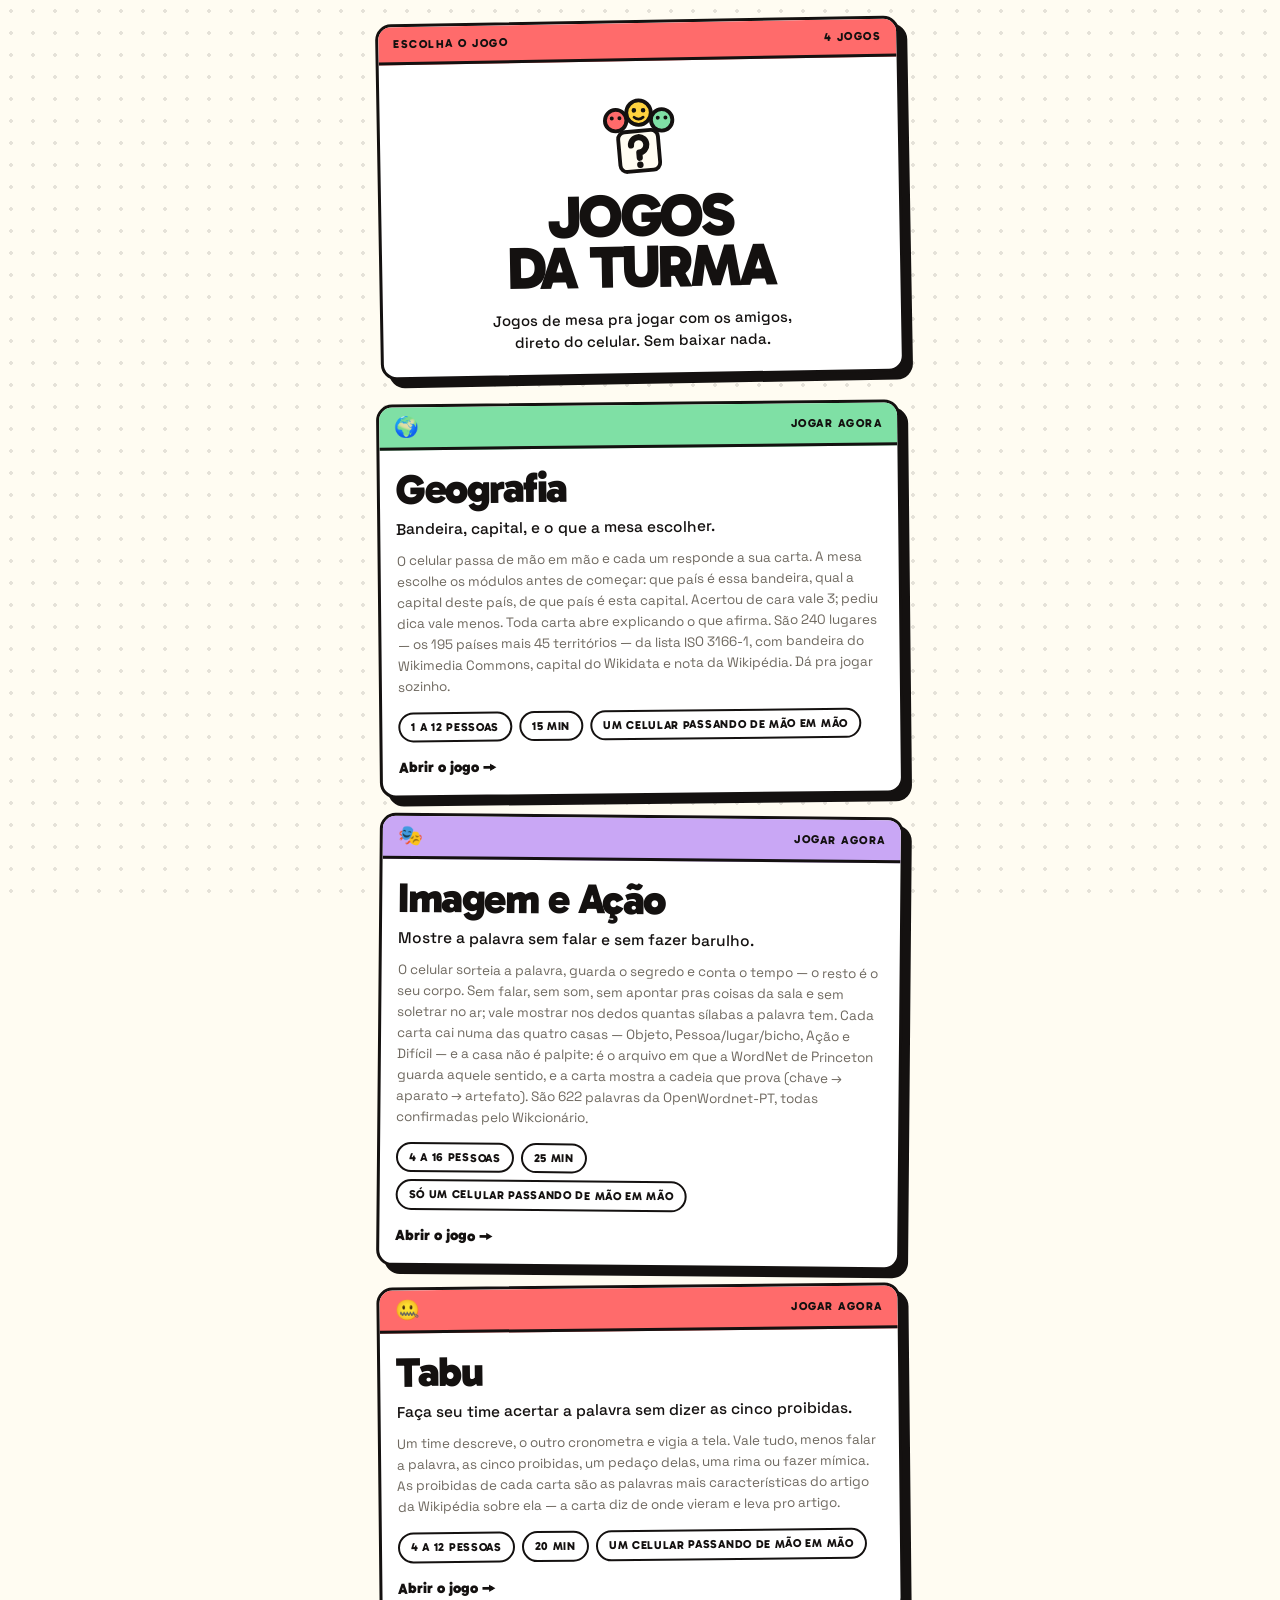
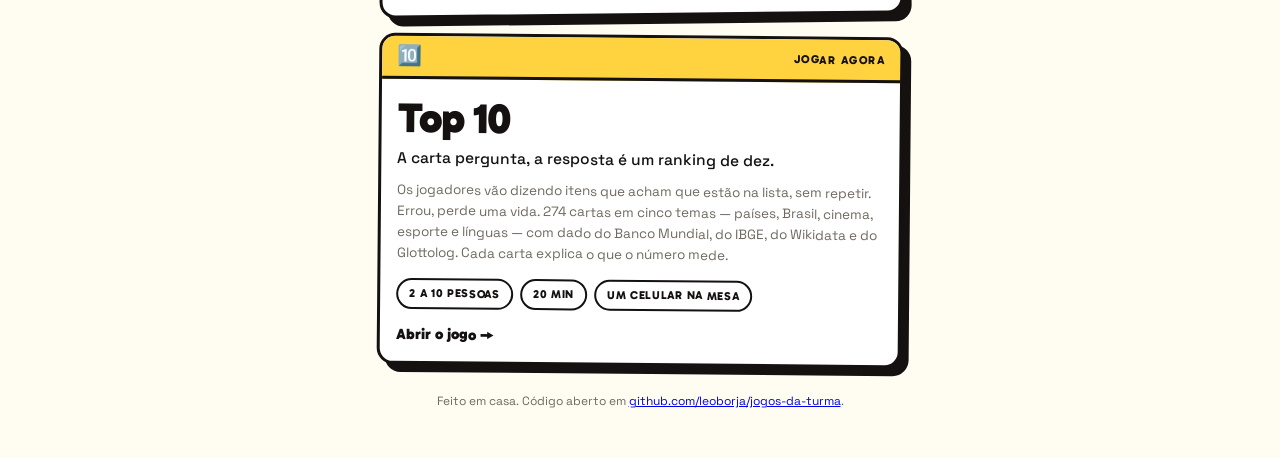
<file: index.html>
<!doctype html>
<html lang="pt-BR">
<head>
<meta charset="utf-8">
<meta name="viewport" content="width=device-width, initial-scale=1, viewport-fit=cover">
<title>Jogos da Turma</title>
<meta name="description" content="Jogos de mesa pra jogar com os amigos, direto do celular. Sem baixar nada.">
<meta name="theme-color" content="#FFD23F">
<link rel="icon" href="icone.svg" type="image/svg+xml">
<link rel="apple-touch-icon" href="icone-180.png">
<link rel="manifest" href="manifest.webmanifest">
<link rel="preconnect" href="https://fonts.googleapis.com">
<link rel="preconnect" href="https://fonts.gstatic.com" crossorigin>
<link href="https://fonts.googleapis.com/css2?family=Gabarito:wght@600;800;900&family=Space+Grotesk:wght@400;500;700&display=swap" rel="stylesheet">
<link rel="stylesheet" href="comum.css">
<style>
/* Só o que é da base. O visual comum está em comum.css. */
.jogo{display:block;text-decoration:none;color:inherit;margin-bottom:18px;
  transition:transform .1s ease,box-shadow .1s ease}
a.jogo:hover{transform:translate(-2px,-2px);box-shadow:11px 11px 0 var(--preto)}
a.jogo:active{transform:translate(4px,4px);box-shadow:2px 2px 0 var(--preto)}
a.jogo:focus-visible{outline:3px solid var(--coral);outline-offset:4px}
.jogo:nth-child(odd){transform:rotate(-.6deg)}
.jogo:nth-child(even){transform:rotate(.5deg)}
.emoji{font-size:20px;line-height:1}
.nome{font-family:var(--display);font-weight:900;font-size:clamp(30px,8.5vw,42px);
  line-height:1;letter-spacing:-.035em}
.tagline{font-weight:500;font-size:15.5px;line-height:1.4;margin-top:9px}
.desc{font-size:13.5px;line-height:1.55;color:var(--cinza);margin-top:11px}
.fichas{display:flex;flex-wrap:wrap;gap:7px;margin-top:14px}
.ficha{font-family:var(--display);font-weight:800;font-size:11.5px;letter-spacing:.06em;
  text-transform:uppercase;border:2.5px solid var(--preto);border-radius:99px;
  padding:5px 11px;background:var(--branco)}
.abrir{margin-top:15px;font-family:var(--display);font-weight:900;font-size:15px}
.jogo.travado{opacity:.62}
.jogo.travado .abrir{color:var(--cinza)}
.vazio{text-align:center;padding:34px 18px}
</style>
</head>
<body>
<div id="app">

  <div class="carta" style="transform:rotate(-1deg);margin-bottom:26px">
    <div class="faixa" style="--cor:var(--coral)"><span>Escolha o jogo</span><span id="quantos"></span></div>
    <div class="corpo" style="text-align:center;padding:24px 18px 22px">
      <img src="logo.svg" width="92" height="92" alt=""
           style="display:block;margin:0 auto 14px">
      <p class="marca" style="font-size:clamp(42px,13vw,60px)">JOGOS<br>DA TURMA</p>
      <p style="margin-top:14px;font-weight:500;font-size:15px;line-height:1.45;max-width:30ch;margin-inline:auto">
        Jogos de mesa pra jogar com os amigos, direto do celular. Sem baixar nada.
      </p>
    </div>
  </div>

  <div id="lista"></div>

  <p class="fraco" style="margin-top:26px;font-size:12px;text-align:center">
    Feito em casa. Código aberto em
    <a href="https://github.com/leoborja/jogos-da-turma">github.com/leoborja/jogos-da-turma</a>.
  </p>
</div>

<script>
"use strict";
const escapar = s => String(s).replace(/[&<>"]/g,
  c => ({"&":"&amp;","<":"&lt;",">":"&gt;",'"':"&quot;"}[c]));

const SELO = {pronto:"Jogar agora", construindo:"Em construção", ideia:"Ideia na fila"};

function desenhar(jogos){
  const lista = document.getElementById("lista");
  const prontos = jogos.filter(j => j.status === "pronto").length;
  document.getElementById("quantos").textContent =
    prontos === 1 ? "1 jogo" : prontos + " jogos";

  if (!jogos.length){
    lista.innerHTML = '<div class="carta"><div class="corpo vazio">' +
      '<p class="nome" style="font-size:26px">Nada aqui ainda</p>' +
      '<p class="fraco" style="margin-top:10px">O primeiro jogo está a caminho.</p>' +
      '</div></div>';
    return;
  }

  lista.innerHTML = jogos.map(j => {
    const pronto = j.status === "pronto";
    const fichas = [j.jogadores && j.jogadores + " pessoas", j.duracao, j.precisa]
      .filter(Boolean).map(t => `<span class="ficha">${escapar(t)}</span>`).join("");
    const miolo = `
      <div class="faixa" style="--cor:var(--${escapar(j.cor)})">
        <span><span class="emoji">${escapar(j.emoji)}</span></span>
        <span>${escapar(SELO[j.status] || j.status)}</span>
      </div>
      <div class="corpo">
        <p class="nome">${escapar(j.nome)}</p>
        <p class="tagline">${escapar(j.tagline)}</p>
        ${j.descricao ? `<p class="desc">${escapar(j.descricao)}</p>` : ""}
        <div class="fichas">${fichas}</div>
        <p class="abrir">${pronto ? "Abrir o jogo →" : "Ainda não dá pra jogar"}</p>
      </div>`;
    return pronto
      ? `<a class="carta jogo" href="${escapar(j.slug)}/">${miolo}</a>`
      : `<div class="carta jogo travado">${miolo}</div>`;
  }).join("");
}

fetch("jogos.json", {cache:"no-cache"})
  .then(r => { if (!r.ok) throw new Error("jogos.json não carregou (HTTP " + r.status + ")"); return r.json(); })
  .then(d => desenhar(d.jogos || []))
  .catch(e => {
    document.getElementById("lista").innerHTML =
      `<div class="aviso errado">${escapar(e.message)} — rode <code>python3 atualizar_jogos.py</code>.</div>`;
  });
</script>
</body>
</html>
</file>
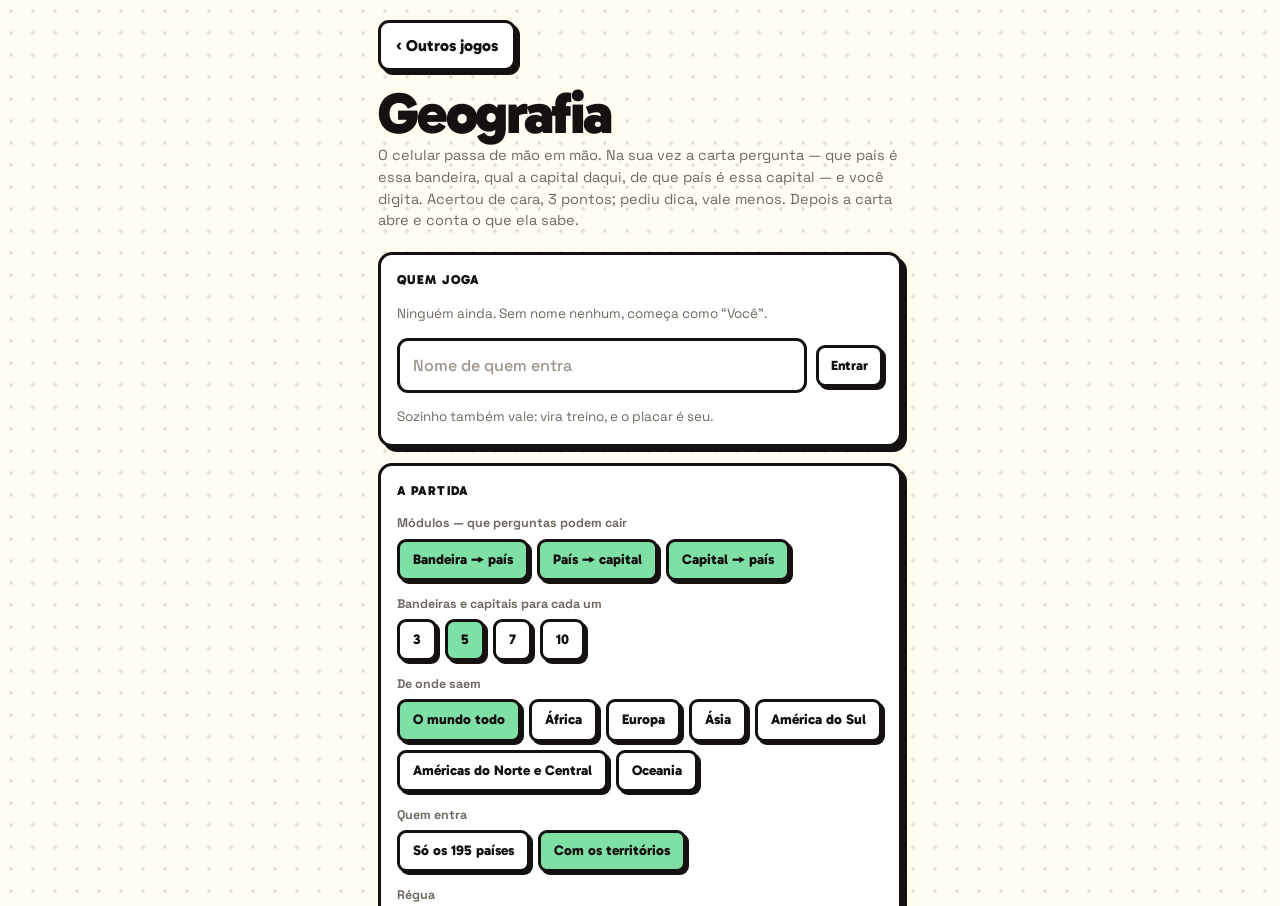
<file: bandeiras/index.html>
<!doctype html>
<html lang="pt-BR">
<head>
<meta charset="utf-8">
<meta name="viewport" content="width=device-width, initial-scale=1">
<title>Bandeiras agora é Geografia — Jogos da Turma</title>
<meta name="robots" content="noindex">
<link rel="canonical" href="https://jogosdaturma.com.br/geografia/">
<meta http-equiv="refresh" content="0; url=../geografia/">
<link rel="stylesheet" href="../comum.css">
</head>
<body>
<!-- Esta pasta não é um jogo: não tem jogo.json, então o atualizar_jogos.py a
     ignora. Ela existe só pra não quebrar o link /bandeiras/ que já circulou.
     O jogo de bandeiras virou o módulo de bandeiras do Geografia. -->
<div id="app">
  <div class="bloco pilha" style="margin-top:32px">
    <div class="rotulo">Mudou de casa</div>
    <p>O jogo de bandeiras cresceu: virou o <b>Geografia</b>, com módulo de
       bandeiras e módulo de capitais.</p>
    <a class="botao principal" href="../geografia/" style="text-align:center">Ir para o Geografia</a>
  </div>
</div>
</body>
</html>
</file>
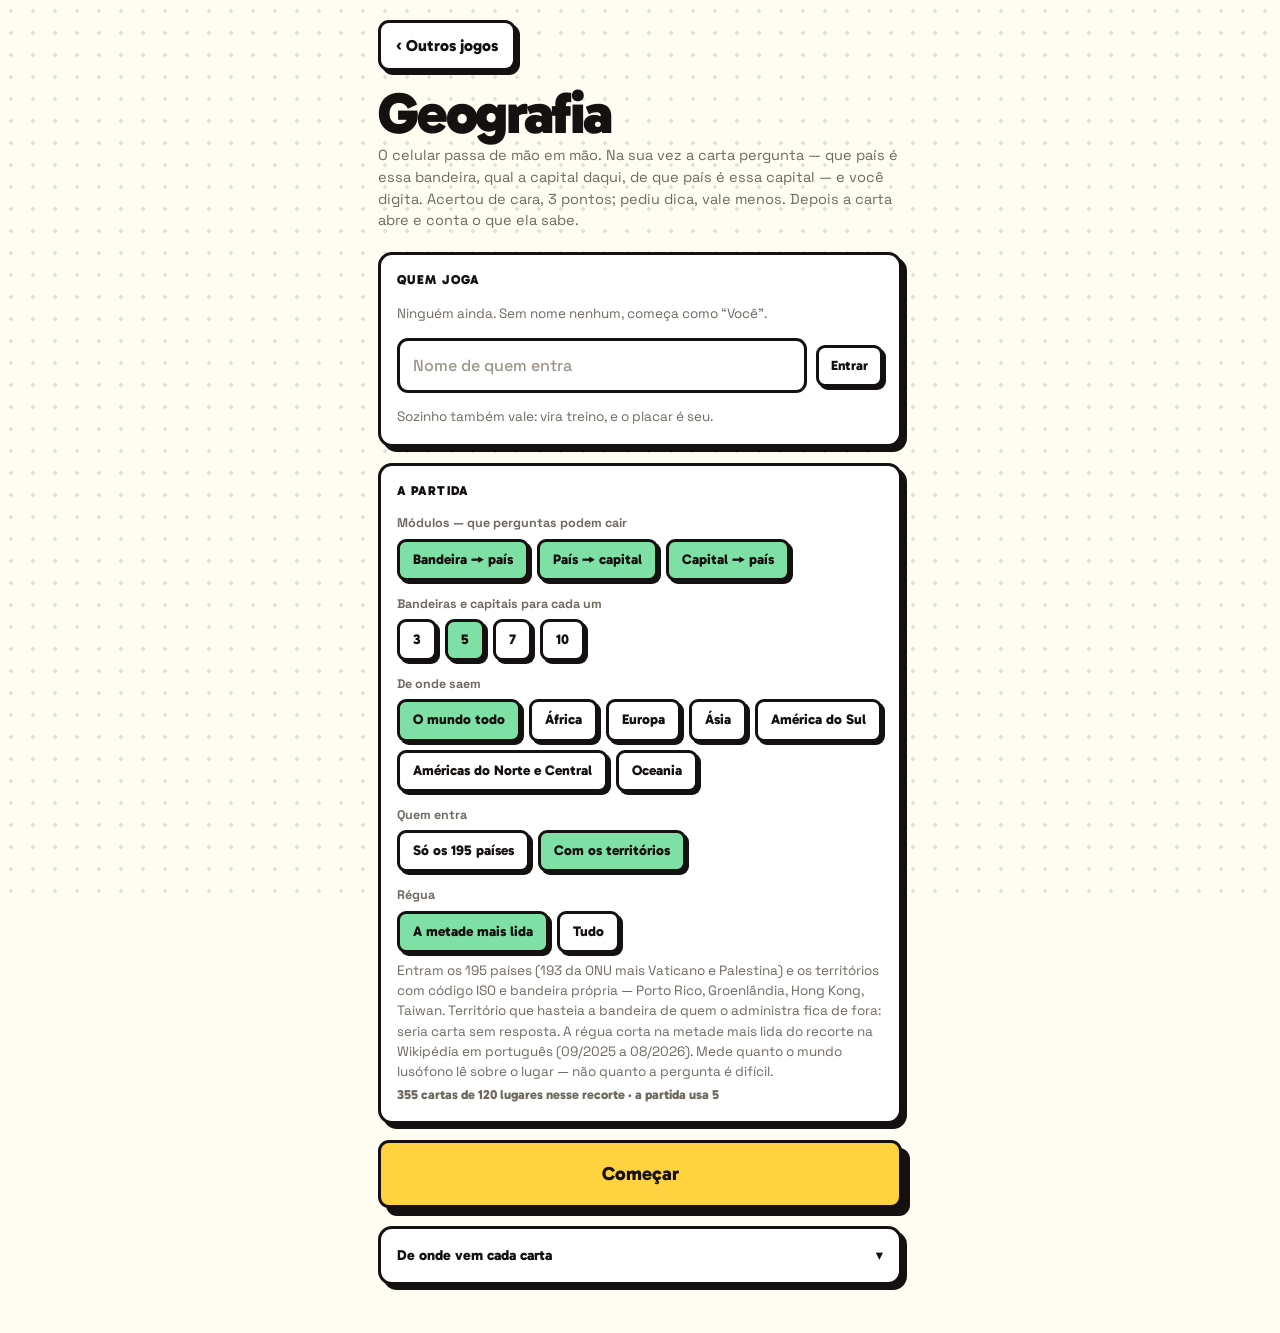
<file: geografia/index.html>
<!doctype html>
<html lang="pt-BR">
<head>
<meta charset="utf-8">
<meta name="viewport" content="width=device-width, initial-scale=1, viewport-fit=cover">
<title>Geografia — Jogos da Turma</title>
<meta name="description" content="Jogo de geografia: bandeiras e capitais dos 195 países e 45 territórios. Lista ISO 3166-1, bandeiras do Wikimedia Commons, capitais do Wikidata e notas da Wikipédia.">
<meta name="theme-color" content="#7FE0A5">
<link rel="icon" href="data:image/svg+xml,%3Csvg xmlns='http://www.w3.org/2000/svg' viewBox='0 0 32 32'%3E%3Crect width='32' height='32' rx='6' fill='%237FE0A5' stroke='%23141110' stroke-width='3'/%3E%3Ccircle cx='16' cy='16' r='8.5' fill='%23fff' stroke='%23141110' stroke-width='2.5'/%3E%3Cpath d='M7.5 16h17M16 7.5c2.6 2.6 2.6 14 0 17M16 7.5c-2.6 2.6-2.6 14 0 17' fill='none' stroke='%23141110' stroke-width='2'/%3E%3C/svg%3E">
<link rel="preconnect" href="https://fonts.googleapis.com">
<link rel="preconnect" href="https://fonts.gstatic.com" crossorigin>
<link href="https://fonts.googleapis.com/css2?family=Gabarito:wght@600;800;900&family=Space+Grotesk:wght@400;500;700&display=swap" rel="stylesheet">
<link rel="stylesheet" href="../comum.css">
<style>
/* Só o que é do Geografia. A base (cor, fonte, botão, painel, aviso) está em
   ../comum.css — não duplique lá o que for específico deste jogo. */
.tela{display:none}.tela.on{display:block}
.topo{display:flex;justify-content:space-between;align-items:center;gap:10px;margin-bottom:18px}

h1.marca{font-size:clamp(38px,12vw,58px);margin-bottom:6px}
.subtitulo{color:var(--cinza);font-size:14.5px;line-height:1.5;margin-bottom:20px}

/* ---------------------------------------------------------------- a carta */
.carta{--cor:var(--verde);transform:rotate(-.6deg)}
.carta.entra{animation:joga .4s cubic-bezier(.2,1.1,.3,1)}
@keyframes joga{from{opacity:0;transform:translateY(22px) rotate(-6deg) scale(.92)}
                to{opacity:1;transform:translateY(0) rotate(-.6deg) scale(1)}}

/* O alvo é o que a carta mostra: a bandeira, num módulo, ou o nome do lugar
   nos outros. Altura fixa e igual nos três, senão trocar de módulo entre uma
   rodada e outra faz a página inteira dar um pulo. */
.alvo{height:200px;display:flex;flex-direction:column;align-items:center;
  justify-content:center;gap:9px}

/* A moldura tem altura fixa porque bandeira tem proporção pra tudo quanto é
   lado — o Nepal não é retângulo, a Suíça é quadrada, o Catar é 11:28. O
   contorno preto fica na imagem, não na caixa, senão bandeira de fundo branco
   (Japão) parece flutuar sem borda. */
.moldura{width:100%;height:100%;display:flex;align-items:center;justify-content:center;
  background:repeating-conic-gradient(#F1EDE3 0% 25%,#FFFCF2 0% 50%) 50%/18px 18px;
  border:2.5px dashed rgba(20,17,16,.22);border-radius:12px;padding:12px}
.moldura img{max-width:100%;max-height:100%;width:auto;height:auto;display:block;
  border:3px solid var(--preto);box-shadow:5px 5px 0 var(--preto)}

.rotulo-alvo{font-family:var(--display);font-weight:900;font-size:11.5px;
  letter-spacing:.13em;text-transform:uppercase;color:var(--cinza);text-align:center}
.pergunta{font-family:var(--display);font-weight:900;font-size:clamp(28px,8vw,40px);
  line-height:1.02;letter-spacing:-.03em;text-align:center;text-wrap:balance}

/* celular deitado ou tela curta: o alvo encolhe pra rodada caber inteira e o
   navegador não precisar rolar a página quando o teclado sobe */
@media (max-height:740px){
  .alvo{height:150px}
  .moldura{padding:9px}
  .pergunta{font-size:clamp(24px,7vw,32px)}
}
#palpite{scroll-margin-bottom:150px}

.dicas{margin-top:16px;display:grid;gap:8px}
.dica{display:flex;gap:10px;align-items:center;padding:10px 13px;background:#EAF9F0;
  border:2.5px solid var(--preto);border-radius:10px;font-size:14.5px;font-weight:500;
  animation:pula .28s cubic-bezier(.2,1.3,.4,1)}
.dica b{font-family:var(--display);font-weight:900;font-size:10.5px;letter-spacing:.13em;
  text-transform:uppercase;flex:0 0 auto;align-self:flex-start;padding-top:2px}
.dica img{height:32px;width:auto;display:block;border:2.5px solid var(--preto)}

/* ---------------------------------------------------------------- palpite */
/* A caixa de sugestão tem ALTURA FIXA e vive sempre na tela, mesmo vazia.
   Quando ela crescia e encolhia a cada letra, a página inteira refluía embaixo
   do teclado do celular e a mesa via a tela pulando. Espaço reservado custa
   dois dedos de altura e vale o silêncio: digitando, nada se move. */
.sugestoes{display:grid;gap:6px;margin-top:9px;height:118px;overflow-y:auto;
  align-content:start;padding:7px;border:2.5px dashed rgba(20,17,16,.22);
  border-radius:11px;background:#FBF7EC;overscroll-behavior:contain}
.sugestoes.vazia{align-content:center}
.sugestoes .vazio{text-align:center;color:var(--cinza);font-size:13px;
  line-height:1.4;padding:0 8px}
/* sem sombra dura aqui: dentro de uma caixa com rolagem ela sairia cortada */
.sug{width:100%;text-align:left;padding:10px 12px;font-size:15px;border-radius:9px;
  border-width:2.5px;box-shadow:none}
.sug:hover{transform:none;box-shadow:none;background:var(--verde)}
.sug:active{transform:none;box-shadow:none;background:var(--verde)}
.valendo{font-family:var(--display);font-weight:900;font-size:12px;letter-spacing:.11em;
  text-transform:uppercase}

/* ---------------------------------------------------------------- revelação */
.cabeca{display:flex;gap:12px;align-items:center;margin:2px 0 4px}
.cabeca img{height:40px;width:auto;border:2.5px solid var(--preto);flex:0 0 auto;
  box-shadow:3px 3px 0 var(--preto)}
.resposta{font-family:var(--display);font-weight:900;font-size:clamp(27px,7.4vw,38px);
  line-height:1.02;letter-spacing:-.03em;text-wrap:balance}
.ficha{display:grid;gap:7px;margin-top:14px}
.ficha div{display:flex;gap:10px;font-size:14px;line-height:1.45}
.ficha .rot{font-weight:700;color:var(--cinza);flex:0 0 96px}
.nota{margin-top:14px;padding:12px 14px;background:#FFF4CE;border:2.5px solid var(--preto);
  border-radius:10px;font-size:13.5px;line-height:1.55;font-weight:500}
.nota.verde{background:#EAF9F0}
.nota b{display:block;font-family:var(--display);font-weight:900;font-size:10.5px;
  letter-spacing:.13em;text-transform:uppercase;margin-bottom:5px}
.fonte{font-size:12px;line-height:1.5;color:var(--cinza);margin-top:11px;
  border-top:2px dashed rgba(20,17,16,.18);padding-top:10px}
.fonte a{color:inherit}

/* ---------------------------------------------------------------- jogadores */
.jogadores{display:flex;gap:10px;overflow-x:auto;padding:3px 6px 9px 3px;scrollbar-width:none}
.jogadores::-webkit-scrollbar{display:none}
.jogador{flex:0 0 auto;display:flex;flex-direction:column;gap:3px;align-items:center;
  padding:9px 14px;border:var(--b);border-radius:12px;background:var(--branco);
  box-shadow:4px 4px 0 var(--preto);transition:all .16s ease}
.jogador span:first-child{font-family:var(--display);font-weight:800;font-size:15px;white-space:nowrap}
.jogador .pts{font-family:var(--display);font-weight:900;font-size:19px}
.jogador.vez{background:var(--verde);transform:translate(-2px,-2px);box-shadow:6px 6px 0 var(--preto)}
.fila{display:grid;gap:8px}
.fila .quem{display:flex;gap:10px;align-items:center;padding:9px 12px;border:2.5px solid var(--preto);
  border-radius:10px;background:var(--branco);font-weight:700}
.fila .quem span:first-child{flex:1}

/* ---------------------------------------------------------------- placar */
.podio{display:grid;gap:9px;margin-top:4px}
.linha-placar{display:flex;gap:12px;align-items:center;padding:12px 14px;border:var(--b);
  border-radius:12px;background:var(--branco);box-shadow:4px 4px 0 var(--preto)}
.linha-placar.primeiro{background:var(--verde);box-shadow:var(--sombra)}
.linha-placar .pos{font-family:var(--display);font-weight:900;font-size:19px;min-width:26px}
.linha-placar .nome{font-family:var(--display);font-weight:800;font-size:17px;flex:1}
.linha-placar .pts{font-family:var(--display);font-weight:900;font-size:22px}
.linha-placar .de{font-size:12.5px;color:var(--cinza);font-weight:700}

/* ---------------------------------------------------------------- ajustes */
.chips button{padding:8px 13px;font-size:14px;border-radius:9px;box-shadow:3px 3px 0 var(--preto)}
.chips button:active{transform:translate(3px,3px);box-shadow:0 0 0 var(--preto)}
.conta{font-family:var(--display);font-weight:800;font-size:13px;color:var(--cinza);margin-top:4px}
</style>
</head>
<body>
<div id="app">

  <div class="topo">
    <a class="botao mini" href="../">‹ Outros jogos</a>
    <span class="contador" id="passo"></span>
  </div>

  <!-- ================================================================ início -->
  <section class="tela on" id="t-inicio">
    <h1 class="marca">Geografia</h1>
    <p class="subtitulo">O celular passa de mão em mão. Na sua vez a carta
      pergunta — que país é essa bandeira, qual a capital daqui, de que país é
      essa capital — e você digita. Acertou de cara, 3 pontos; pediu dica, vale
      menos. Depois a carta abre e conta o que ela sabe.</p>

    <div class="bloco pilha" style="margin-bottom:16px">
      <div class="rotulo">Quem joga</div>
      <div class="fila" id="fila"></div>
      <div class="linha">
        <input id="nomeNovo" placeholder="Nome de quem entra" autocomplete="off"
               maxlength="18" style="flex:1;min-width:140px">
        <button class="mini" id="btEntrar">Entrar</button>
      </div>
      <p class="fraco">Sozinho também vale: vira treino, e o placar é seu.</p>
    </div>

    <div class="bloco pilha" style="margin-bottom:16px">
      <div class="rotulo">A partida</div>
      <div>
        <label>Módulos — que perguntas podem cair</label>
        <div class="chips" id="chipsModulos"></div>
      </div>
      <div>
        <label>Bandeiras e capitais para cada um</label>
        <div class="chips" id="chipsQuantas"></div>
      </div>
      <div>
        <label>De onde saem</label>
        <div class="chips" id="chipsRegiao"></div>
      </div>
      <div>
        <label>Quem entra</label>
        <div class="chips" id="chipsQuem"></div>
      </div>
      <div>
        <label>Régua</label>
        <div class="chips" id="chipsRegua"></div>
        <p class="fraco" id="explicaRegua" style="margin-top:8px"></p>
      </div>
      <p class="conta" id="conta"></p>
    </div>

    <button class="principal" id="btComecar">Começar</button>
    <p class="fraco" id="erro" style="margin-top:14px" hidden></p>

    <details class="bloco" style="margin-top:18px">
      <summary>De onde vem cada carta</summary>
      <div class="fraco" style="margin-top:12px" id="sobre"></div>
    </details>
  </section>

  <!-- ================================================================= passa -->
  <section class="tela" id="t-passa">
    <div class="carta">
      <div class="faixa"><span>Passa o celular</span><span id="passaConta"></span></div>
      <div class="corpo" style="text-align:center;padding:30px 18px 26px">
        <p class="fraco" style="margin-bottom:6px">Agora é a vez de</p>
        <h2 class="marca" id="quemVem" style="font-size:clamp(32px,10vw,46px);margin-bottom:22px"></h2>
        <button class="principal" id="btPeguei">Peguei o celular</button>
      </div>
    </div>
    <div class="jogadores" id="jogadoresPassa" style="margin-top:20px"></div>
  </section>

  <!-- ================================================================ rodada -->
  <section class="tela" id="t-rodada">
    <div class="carta" id="carta">
      <div class="faixa">
        <span id="deQuem"></span>
        <span id="valendo" class="valendo"></span>
      </div>
      <div class="corpo">
        <div class="alvo" id="alvo">
          <div class="moldura" id="moldura" hidden>
            <img id="bandeira" alt="Bandeira a adivinhar">
          </div>
          <p class="rotulo-alvo" id="rotuloAlvo" hidden></p>
          <p class="pergunta" id="pergunta" hidden></p>
        </div>
        <div class="dicas" id="dicas"></div>
        <div id="revelacao" hidden></div>
      </div>
    </div>

    <div class="bloco pilha" id="painel" style="margin-top:18px">
      <div>
        <label for="palpite" id="rotuloPalpite">Que país é essa bandeira?</label>
        <input id="palpite" placeholder="Digite duas letras…" autocomplete="off"
               autocorrect="off" autocapitalize="off" spellcheck="false">
        <div class="sugestoes" id="sugestoes"></div>
      </div>
      <div class="linha">
        <button class="mini" id="btDica">Pedir dica</button>
        <button class="mini perigo" id="btPasso">Não faço ideia</button>
      </div>
    </div>

    <div id="depois" hidden style="margin-top:18px">
      <div id="aviso"></div>
      <button class="principal" id="btProxima" style="margin-top:16px">Próxima</button>
    </div>
  </section>

  <!-- =================================================================== fim -->
  <section class="tela" id="t-fim">
    <h1 class="marca" style="font-size:clamp(32px,10vw,46px);margin-bottom:16px">Fim de partida</h1>
    <div class="podio" id="podio"></div>
    <div class="bloco" style="margin-top:20px">
      <div class="rotulo">O que caiu na mesa</div>
      <div class="fraco" id="resumo"></div>
    </div>
    <button class="principal" id="btDeNovo" style="margin-top:18px">Jogar de novo</button>
    <button class="mini" id="btTrocar" style="margin-top:12px;width:100%">Mudar jogadores e ajustes</button>
  </section>

</div>

<script>
"use strict";

/* =============================================================== utilidades */
const $ = s => document.querySelector(s);
const $$ = s => [...document.querySelectorAll(s)];
const escapar = s => String(s).replace(/[&<>"']/g,
  c => ({"&":"&amp;","<":"&lt;",">":"&gt;",'"':"&quot;","'":"&#39;"}[c]));
const norm = s => s.normalize("NFD").replace(/[̀-ͯ]/g,"")
  .toLowerCase().replace(/[^a-z0-9 ]/g," ").replace(/\s+/g," ").trim();

/* Levenshtein com corte: quem digita "dinamarcaa" no celular merece que o jogo
   entenda. Devolve a distância, ou Infinity se passar de max. */
function distancia(a, b, max){
  if (Math.abs(a.length - b.length) > max) return Infinity;
  let ant = [...Array(b.length+1).keys()];
  for (let i=1;i<=a.length;i++){
    const cur=[i]; let min=i;
    for (let j=1;j<=b.length;j++){
      const c = Math.min(cur[j-1]+1, ant[j]+1, ant[j-1]+(a[i-1]===b[j-1]?0:1));
      cur.push(c); if (c<min) min=c;
    }
    if (min>max) return Infinity;
    ant=cur;
  }
  return ant[b.length] <= max ? ant[b.length] : Infinity;
}

const br = n => n.toLocaleString("pt-BR");

/* =================================================================== estado */
const S = {
  banco: null, cartas: [], porIso: {},
  indice: new Map(),                    // apelido -> iso2   (lugares)
  cidades: [], indiceCidade: new Map(), // apelido -> índice em S.cidades
  jogadores: [], quantas: 5, regiao: "todas", territorios: "sim", regua: "facil",
  modulos: new Set(["bandeira", "capital", "pais"]),
  baralho: [], vez: 0, jogada: 0, total: 0,
  rodada: null, dicas: 0, fechada: false, sugestoes: [],
  vistas: new Set(), historico: [],
};

/* Os três módulos. `alvo` diz onde a resposta é procurada: "lugar" usa o
   índice dos 240 lugares, "cidade" usa o das capitais. */
const MODULOS = [
  ["bandeira", "Bandeira → país", "lugar",  "Que país é essa bandeira?"],
  ["capital",  "País → capital",  "cidade", "Qual a capital?"],
  ["pais",     "Capital → país",  "lugar",  "De que país é essa capital?"],
];
const MOD = Object.fromEntries(MODULOS.map(m => [m[0], {rotulo:m[1], alvo:m[2], pergunta:m[3]}]));

const QUANTAS = [3, 5, 7, 10];
const REGIOES = [
  ["todas", "O mundo todo"],
  ["África", "África"],
  ["Europa", "Europa"],
  ["Ásia", "Ásia"],
  ["América do Sul", "América do Sul"],
  ["América do Norte e Central", "Américas do Norte e Central"],
  ["Oceania", "Oceania"],
];
const QUEM = [
  ["nao", "Só os 195 países"],
  ["sim", "Com os territórios"],
];
const REGUAS = [
  ["facil", "A metade mais lida"],
  ["todas", "Tudo"],
];

/* A régua "mais lida" é a metade do recorte com mais leitura na Wikipédia em
   português nos últimos 12 meses. Mede o quanto o mundo lusófono olha pro
   lugar, não o quanto a pergunta é difícil — a tela diz isso, porque número
   sem explicação vira briga na mesa. Fica na metade, e não num corte fixo, pra
   funcionar igual na Oceania (14 cartas) e no mundo todo (240). */
function explicaAjuste(){
  const t = S.territorios === "sim"
    ? "Entram os 195 países (193 da ONU mais Vaticano e Palestina) e os territórios com código ISO e bandeira própria — Porto Rico, Groenlândia, Hong Kong, Taiwan. Território que hasteia a bandeira de quem o administra fica de fora: seria carta sem resposta."
    : "Só os 195: os 193 da ONU mais o Vaticano e a Palestina, que são observadores. Lista fechada — ninguém aqui decide o que é país.";
  const r = S.regua === "facil"
    ? " A régua corta na metade mais lida do recorte na Wikipédia em português (" +
      escapar((S.banco && S.banco.janela_leitura) || "os últimos 12 meses") +
      "). Mede quanto o mundo lusófono lê sobre o lugar — não quanto a pergunta é difícil."
    : " Sem corte: tudo que sobrou dos filtros acima pode cair.";
  return t + r;
}

/* ================================================================ carregar */
async function carregar(){
  const r = await fetch("banco.json", {cache:"no-cache"});
  if (!r.ok) throw new Error("banco.json não carregou (HTTP " + r.status + ")");
  S.banco = await r.json();
  S.cartas = S.banco.cartas;

  // Os índices têm TODO mundo, não só o baralho escolhido: sugerir só quem
  // pode ser a resposta entregaria a carta.
  for (const c of S.cartas){
    S.porIso[c.iso2] = c;
    for (const a of c.apelidos) if (!S.indice.has(a)) S.indice.set(a, c.iso2);
  }
  montarCidades();
  S.vistas = lerVistas();

  $("#sobre").innerHTML =
    "<p><b>Quem entra:</b> a lista ISO 3166-1 alpha-2, os códigos de duas letras " +
    "que o mundo usa pra identificar país e território. " + S.cartas.length +
    " lugares, e cada módulo faz uma pergunta diferente sobre eles.</p>" +
    "<p style='margin-top:9px'><b>A bandeira:</b> arquivo oficial do Wikimedia " +
    "Commons, o mesmo que a Wikipédia usa, convertido pra imagem. O nome do " +
    "arquivo aparece no rodapé da carta.</p>" +
    "<p style='margin-top:9px'><b>A capital:</b> Wikidata, lida por identificador " +
    "e não por nome — é o que junta “Bamaco” e “Bamako” numa cidade só e o que " +
    "descarta Lagos, capital da Nigéria até 1991. Onde há mais de uma capital de " +
    "verdade, todas valem e a carta explica por quê.</p>" +
    "<p style='margin-top:9px'><b>As notas:</b> primeiras frases dos artigos da " +
    "Wikipédia lusófona sobre a bandeira e sobre a cidade, com link. Continente, " +
    "população e data de adoção vêm do Wikidata.</p>" +
    "<p style='margin-top:9px'><b>Banco gerado em " + escapar(S.banco.gerado_em) +
    ".</b> Quem regera é o <code>gerador.py</code> desta pasta — nenhuma carta " +
    "foi escrita à mão.</p>";
}

/* Índice de cidades: capitais de verdade e os quase-acertos (Haia, Tel Aviv,
   Abidjã). Os quase entram aqui porque, se não estiverem na lista, a pessoa
   nem consegue digitar a resposta que a gente quer aceitar. */
function montarCidades(){
  const porNome = new Map();
  const poe = (nome, apelidos, iso, explica) => {
    const k = norm(nome);
    let e = porNome.get(k);
    if (!e) porNome.set(k, e = {nome, donos:new Set(), quase:new Map(), apelidos:new Set([k])});
    for (const a of apelidos || []) e.apelidos.add(a);
    if (explica === undefined) e.donos.add(iso); else e.quase.set(iso, explica);
  };
  for (const c of S.cartas){
    for (const cap of c.capitais || []) poe(cap.nome, cap.apelidos, c.iso2);
    for (const q of c.quase || []) poe(q.nome, q.apelidos, c.iso2, q.explica);
  }
  S.cidades = [...porNome.values()];
  S.indiceCidade = new Map();
  S.cidades.forEach((c, i) => {
    for (const a of c.apelidos) if (!S.indiceCidade.has(a)) S.indiceCidade.set(a, i);
  });
}

/* Memória do que já saiu, no aparelho de quem segura o celular. A chave leva o
   módulo junto: o Peru pode voltar como capital depois de já ter saído como
   bandeira. Some sozinha quando o banco é regerado. */
const chaveVistas = () => "geografia:vistas:" + (S.banco.gerado_em || "0");
const chaveDoPar = p => p.iso + ":" + p.modulo;
function lerVistas(){
  try { return new Set(JSON.parse(localStorage.getItem(chaveVistas()) || "[]")); }
  catch { return new Set(); }
}
function gravarVistas(){
  try { localStorage.setItem(chaveVistas(), JSON.stringify([...S.vistas])); } catch {}
}

/* ================================================================== ajustes */
function chips(alvo, opcoes, atual, aoEscolher){
  $(alvo).innerHTML = opcoes.map(([v, r]) =>
    `<button type="button" data-v="${escapar(v)}" class="${v === atual ? "on" : ""}">${escapar(r)}</button>`
  ).join("");
  $(alvo).onclick = e => {
    const b = e.target.closest("button[data-v]");
    if (b) { aoEscolher(b.dataset.v); desenharAjustes(); }
  };
}

/* Igual, mas liga e desliga vários. Nunca deixa zerar: partida sem módulo
   nenhum não é partida. */
function chipsMulti(alvo, opcoes, conjunto){
  $(alvo).innerHTML = opcoes.map(([v, r]) =>
    `<button type="button" data-v="${escapar(v)}" class="${conjunto.has(v) ? "on" : ""}">${escapar(r)}</button>`
  ).join("");
  $(alvo).onclick = e => {
    const b = e.target.closest("button[data-v]");
    if (!b) return;
    const v = b.dataset.v;
    if (conjunto.has(v)) { if (conjunto.size > 1) conjunto.delete(v); }
    else conjunto.add(v);
    desenharAjustes();
  };
}

function desenharAjustes(){
  chipsMulti("#chipsModulos", MODULOS.map(m => [m[0], m[1]]), S.modulos);
  chips("#chipsQuantas", QUANTAS.map(n => [String(n), String(n)]), String(S.quantas),
        v => S.quantas = +v);
  chips("#chipsRegiao", REGIOES, S.regiao, v => S.regiao = v);
  chips("#chipsQuem", QUEM, S.territorios, v => S.territorios = v);
  chips("#chipsRegua", REGUAS, S.regua, v => S.regua = v);
  $("#explicaRegua").innerHTML = explicaAjuste();

  const pares = montarPares();
  const lugares = new Set(pares.map(p => p.iso)).size;
  const precisa = Math.max(S.jogadores.length, 1) * S.quantas;
  $("#conta").textContent =
    `${pares.length} cartas de ${lugares} lugares nesse recorte · a partida usa ${precisa}` +
    (S.vistas.size ? ` · ${S.vistas.size} já saíram em outras partidas` : "");
  $("#erro").hidden = pares.length > 0;
  if (!$("#erro").hidden)
    $("#erro").textContent = "Esse recorte ficou sem carta nenhuma.";
}

function desenharFila(){
  $("#fila").innerHTML = S.jogadores.map((j, i) =>
    `<div class="quem"><span>${escapar(j.nome)}</span>
      <button class="mini" data-sai="${i}">sai</button></div>`).join("")
    || `<p class="fraco">Ninguém ainda. Sem nome nenhum, começa como “Você”.</p>`;
}

$("#fila").onclick = e => {
  const b = e.target.closest("button[data-sai]");
  if (!b) return;
  S.jogadores.splice(+b.dataset.sai, 1);
  desenharFila(); desenharAjustes();
};

function entrar(){
  const nome = $("#nomeNovo").value.trim();
  if (!nome) return;
  S.jogadores.push({nome, pontos: 0, acertos: 0, jogadas: 0});
  $("#nomeNovo").value = "";
  desenharFila(); desenharAjustes();
  $("#nomeNovo").focus();
}
$("#btEntrar").onclick = entrar;
$("#nomeNovo").onkeydown = e => { if (e.key === "Enter") entrar(); };

/* ================================================================= baralho */
function montarBaralho(){
  let d = S.cartas.filter(c =>
    (S.territorios === "sim" || c.tipo === "pais") &&
    (S.regiao === "todas" || c.continente === S.regiao));
  if (S.regua === "facil" && d.length > 8){
    d = [...d].sort((a, b) => (b.leitura || 0) - (a.leitura || 0))
              .slice(0, Math.max(8, Math.ceil(d.length / 2)));
  }
  return d;
}

/* Uma carta é um par (lugar, módulo). Nem todo lugar serve pra todo módulo:
   Hong Kong e Tokelau não têm capital, e capital que serve a dois lugares
   (Kingston, da Jamaica e da Ilha Norfolk) não vira pergunta de "de que país
   é esta capital" — teria duas respostas certas. */
function montarPares(){
  const pares = [];
  for (const c of montarBaralho()){
    if (S.modulos.has("bandeira"))
      pares.push({iso: c.iso2, modulo: "bandeira"});
    if (S.modulos.has("capital") && (c.capitais || []).length)
      pares.push({iso: c.iso2, modulo: "capital"});
    if (S.modulos.has("pais")){
      const cap = (c.capitais || []).find(x => !x.ambigua);
      if (cap) pares.push({iso: c.iso2, modulo: "pais", cidade: cap.nome});
    }
  }
  return pares;
}

function embaralhar(a){
  for (let i = a.length - 1; i > 0; i--){
    const j = Math.floor(Math.random() * (i + 1));
    [a[i], a[j]] = [a[j], a[i]];
  }
  return a;
}

/* Carta que já saiu vai pro fim da fila, não pro lixo: quando o recorte é
   pequeno (Oceania tem 14 lugares) o baralho tem que dar a volta. Depois disso,
   lugar que já apareceu na partida cede a vez — a mesma partida não pergunta o
   Peru duas vezes enquanto houver outro lugar esperando. */
function ordenar(pares){
  const fila = [...embaralhar(pares.filter(p => !S.vistas.has(chaveDoPar(p)))),
                ...embaralhar(pares.filter(p =>  S.vistas.has(chaveDoPar(p))))];
  const vistos = new Set(), frente = [], resto = [];
  for (const p of fila){
    if (vistos.has(p.iso)) resto.push(p);
    else { vistos.add(p.iso); frente.push(p); }
  }
  return [...frente, ...resto];
}

/* ================================================================== partida */
function comecar(){
  if (!S.jogadores.length) S.jogadores.push({nome:"Você", pontos:0, acertos:0, jogadas:0});
  for (const j of S.jogadores){ j.pontos = 0; j.acertos = 0; j.jogadas = 0; }
  const pares = montarPares();
  if (!pares.length) return;
  S.baralho = ordenar(pares);
  S.total = S.jogadores.length * S.quantas;
  S.vez = 0; S.jogada = 0; S.historico = [];
  proxima();
}

function proxima(){
  if (S.jogada >= S.total) return fim();
  const par = S.baralho[S.jogada % S.baralho.length];
  S.rodada = {...par, carta: S.porIso[par.iso]};
  S.dicas = 0; S.fechada = false;
  S.vistas.add(chaveDoPar(par)); gravarVistas();
  // Com uma pessoa só não tem pra quem passar o celular.
  if (S.jogadores.length > 1) telaPassa(); else abrirRodada();
}

const quemJoga = () => S.jogadores[S.vez % S.jogadores.length];

function telaPassa(){
  $("#quemVem").textContent = quemJoga().nome;
  $("#passaConta").textContent = `${S.jogada + 1} de ${S.total}`;
  $("#jogadoresPassa").innerHTML = S.jogadores.map((j, i) =>
    `<div class="jogador${i === S.vez % S.jogadores.length ? " vez" : ""}">
       <span>${escapar(j.nome)}</span><span class="pts">${j.pontos}</span></div>`).join("");
  mostrar("passa");
}
$("#btPeguei").onclick = abrirRodada;

function abrirRodada(){
  const r = S.rodada, c = r.carta, m = MOD[r.modulo];
  $("#deQuem").textContent = S.jogadores.length > 1 ? quemJoga().nome : "Sua vez";

  const ehBandeira = r.modulo === "bandeira";
  $("#moldura").hidden = !ehBandeira;
  $("#rotuloAlvo").hidden = ehBandeira;
  $("#pergunta").hidden = ehBandeira;
  if (ehBandeira){
    $("#bandeira").src = c.img;
    $("#bandeira").alt = "Bandeira a adivinhar";
  } else if (r.modulo === "capital"){
    $("#rotuloAlvo").textContent = "Qual a capital de";
    $("#pergunta").textContent = c.nome;
  } else {
    $("#rotuloAlvo").textContent = "De que país é a capital";
    $("#pergunta").textContent = r.cidade;
  }
  $("#rotuloPalpite").textContent = m.pergunta;

  $("#dicas").innerHTML = "";
  $("#revelacao").hidden = true;
  $("#revelacao").innerHTML = "";
  $("#painel").hidden = false;
  $("#depois").hidden = true;
  $("#palpite").value = "";
  $("#btPasso").disabled = false;
  limparSugestoes();
  valendo();
  $("#passo").textContent = `${S.jogada + 1} / ${S.total}`;
  $("#carta").classList.remove("entra");
  void $("#carta").offsetWidth;
  $("#carta").classList.add("entra");
  mostrar("rodada");
  if (S.jogadores.length === 1) $("#palpite").focus();
}

const pontosAgora = () => Math.max(1, 3 - S.dicas);

function valendo(){
  $("#valendo").textContent = S.fechada ? "" : `valendo ${pontosAgora()}`;
  const restam = dicasDaCarta().length - S.dicas;
  $("#btDica").textContent = restam > 0
    ? `Pedir dica (fica valendo ${Math.max(1, pontosAgora() - 1)})` : "Acabaram as dicas";
  $("#btDica").disabled = restam <= 0;
}

/* As dicas vão da mais larga pra mais estreita, e mudam com o módulo: mostrar
   a capital quando a pergunta É a capital seria entregar a carta. Nenhuma dica
   é inventada — tudo sai do que a fonte trouxe, e o que não veio simplesmente
   não vira dica. */
function dicasDaCarta(){
  const r = S.rodada; if (!r) return [];
  const c = r.carta, d = [];
  if (c.continente) d.push({rot: "Continente", txt: c.continente});

  if (r.modulo === "bandeira" && c.capital) d.push({rot: "Capital", txt: c.capital});
  if (r.modulo === "pais") d.push({rot: "A bandeira", img: c.img});
  if (r.modulo === "capital"){
    const n = (c.capitais[0] || {}).nome || "";
    const letras = n.replace(/[^A-Za-zÀ-ÿ]/g, "").length;
    if (letras) d.push({rot: "Começa com", txt: `${n[0].toUpperCase()} — ${letras} letras`});
  }
  if (c.tipo === "territorio")
    d.push({rot: "Não é país", txt: "é território, tem código ISO próprio"});
  return d;
}

$("#btDica").onclick = () => {
  const d = dicasDaCarta();
  if (S.fechada || S.dicas >= d.length) return;
  const dica = d[S.dicas];
  S.dicas++;
  const corpo = dica.img
    ? `<img src="${escapar(dica.img)}" alt="">`
    : `<span>${escapar(dica.txt)}</span>`;
  $("#dicas").insertAdjacentHTML("beforeend",
    `<div class="dica"><b>${escapar(dica.rot)}</b>${corpo}</div>`);
  valendo();
};

$("#btPasso").onclick = () => fechar(null);

/* ================================================================= palpite */
/* Cada módulo procura no índice DELE. Misturar lugar com cidade daria falso
   positivo: "México" é país e é cidade, e a carta pergunta de um só. */
function indiceAtual(){
  return MOD[S.rodada.modulo].alvo === "cidade"
    ? {mapa: S.indiceCidade, nome: k => S.cidades[k].nome}
    : {mapa: S.indice,       nome: k => S.porIso[k].nome};
}

function resolver(txt){
  const {mapa} = indiceAtual();
  const n = norm(txt);
  if (!n) return null;
  if (mapa.has(n)) return mapa.get(n);
  // erro de digitação só vale quando sobra um candidato só
  const max = n.length <= 5 ? 1 : 2, achados = new Set();
  for (const [alias, chave] of mapa)
    if (distancia(n, alias, max) < Infinity) achados.add(chave);
  return achados.size === 1 ? [...achados][0] : null;
}

function desenharSugestoes(texto){
  const {mapa, nome} = indiceAtual();
  const n = norm(texto), caixa = $("#sugestoes");
  if (n.length < 2){ limparSugestoes(); return; }
  const exato = [], comeca = [], contem = [], visto = new Set();
  for (const [alias, chave] of mapa){
    if (visto.has(chave)) continue;
    if (alias === n){ visto.add(chave); exato.push(chave); continue; }
    const i = alias.indexOf(n);
    if (i === 0){ visto.add(chave); comeca.push(chave); }
    else if (i > 0){ visto.add(chave); contem.push(chave); }
  }
  if (!exato.length && !comeca.length && !contem.length && n.length >= 4){
    const quase = [];
    for (const [alias, chave] of mapa){
      if (visto.has(chave)) continue;
      const d = distancia(n, alias, 2);
      if (d < Infinity){ visto.add(chave); quase.push([d, chave]); }
    }
    quase.sort((a,b) => a[0]-b[0]);
    contem.push(...quase.slice(0,6).map(x => x[1]));
  }
  S.sugestoes = [...exato, ...comeca, ...contem].slice(0, 6);
  caixa.classList.toggle("vazia", !S.sugestoes.length);
  caixa.innerHTML = S.sugestoes.length
    ? S.sugestoes.map(k =>
        `<button type="button" class="sug" data-k="${escapar(k)}">${escapar(nome(k))}</button>`
      ).join("")
    : `<p class="vazio">Nada bateu com “${escapar(texto.trim())}”.</p>`;
  caixa.scrollTop = 0;
}

/* Esvaziar não é sumir: a caixa fica do mesmo tamanho e só troca o texto,
   senão a página pula justamente quando a pessoa apaga uma letra. */
function limparSugestoes(){
  $("#sugestoes").classList.add("vazia");
  $("#sugestoes").innerHTML = `<p class="vazio">Digite duas letras e a resposta aparece aqui.</p>`;
  S.sugestoes = [];
}

/* Tocar num botão tira o foco do campo, o teclado desce, a página se refaz e
   sobe de novo quando a pessoa volta a digitar. Segurar o foco aqui evita esse
   vaivém: a dica entra e o teclado nem pisca. */
for (const alvo of ["#btDica", "#sugestoes"])
  $(alvo).addEventListener("pointerdown", e => e.preventDefault());

$("#palpite").oninput = e => desenharSugestoes(e.target.value);
$("#palpite").onkeydown = e => {
  if (e.key !== "Enter") return;
  e.preventDefault();
  const k = S.sugestoes.length ? S.sugestoes[0] : resolver($("#palpite").value);
  if (k !== null && k !== undefined) fechar(k);
};
$("#sugestoes").onclick = e => {
  const b = e.target.closest("button[data-k]");
  if (!b) return;
  const k = MOD[S.rodada.modulo].alvo === "cidade" ? +b.dataset.k : b.dataset.k;
  fechar(k);
};

/* ============================================================== a revelação */
/* Devolve {certo, ganhou, ressalva} — ressalva é o texto que explica por que
   uma resposta que não era a esperada valeu assim mesmo. */
function julgar(chave){
  const r = S.rodada, c = r.carta;
  if (chave === null || chave === undefined) return {certo: false};
  if (r.modulo === "capital"){
    const cidade = S.cidades[chave];
    if (cidade.donos.has(c.iso2)) return {certo: true};
    if (cidade.quase.has(c.iso2)) return {certo: true, ressalva: cidade.quase.get(c.iso2)};
    return {certo: false, disse: cidade.nome};
  }
  if (chave === c.iso2) return {certo: true};
  // bandeira gêmea vale: ninguém distingue Indonésia de Mônaco num celular
  if (r.modulo === "bandeira" && c.gemea && chave === c.gemea.iso2)
    return {certo: true, ressalva: c.gemea.explica};
  return {certo: false, disse: S.porIso[chave] ? S.porIso[chave].nome : null};
}

function fechar(chave){
  if (S.fechada) return;
  S.fechada = true;
  const r = S.rodada, c = r.carta, jogador = quemJoga();
  const v = julgar(chave);
  const ganhou = v.certo ? pontosAgora() : 0;
  jogador.pontos += ganhou;
  jogador.jogadas++;
  if (v.certo) jogador.acertos++;
  S.historico.push({iso: c.iso2, modulo: r.modulo, nome: c.nome, quem: jogador.nome,
                    certo: v.certo, ganhou, dicas: S.dicas, disse: v.disse || null,
                    ressalva: !!v.ressalva});

  // o teclado sai de cena antes de a carta abrir; senão o navegador rola a
  // página sozinho no meio da revelação
  $("#palpite").blur();
  $("#painel").hidden = true;
  $("#valendo").textContent = "";
  limparSugestoes();

  const esperada = r.modulo === "capital"
    ? c.capitais.map(x => x.nome).join(" ou ") : c.nome;
  $("#aviso").className = "aviso " + (v.certo ? (v.ressalva ? "duvida" : "certo") : "errado");
  $("#aviso").innerHTML = v.certo
    ? `<span>${v.ressalva ? `A resposta era <b>${escapar(esperada)}</b>, mas ` : ""}` +
      `${escapar(jogador.nome)} marcou <b>${ganhou}</b> ${ganhou === 1 ? "ponto" : "pontos"}` +
      (S.dicas ? ` (${S.dicas} ${S.dicas === 1 ? "dica" : "dicas"})` : " sem dica nenhuma") + ".</span>"
    : `<span>Era <b>${escapar(esperada)}</b>.` +
      (v.disse ? ` Você disse ${escapar(v.disse)}.` : "") + `</span>`;

  $("#bandeira").alt = "Bandeira " + (c.tipo === "pais" ? "de " : "do território de ") + c.nome;
  $("#revelacao").innerHTML = revelacao(r, v);
  $("#revelacao").hidden = false;
  $("#depois").hidden = false;
  $("#btProxima").textContent = S.jogada + 1 >= S.total ? "Ver o placar" : "Próxima";
  window.scrollTo({top: 0, behavior: "instant"});   // a resposta está no topo da carta
}

function ano(iso){
  if (!iso) return null;
  const m = /^(-?\d{1,4})-(\d\d)-(\d\d)/.exec(iso);
  if (!m) return null;
  const a = +m[1];
  if (a < 0) return `${-a} a.C.`;
  // 1º de janeiro em data histórica quase sempre é precisão de ano, não o dia
  return (m[2] === "01" && m[3] === "01") ? String(a) : `${m[3]}/${m[2]}/${a}`;
}

function revelacao(r, v){
  const c = r.carta, ehCapital = r.modulo === "capital";
  const linhas = [];
  const add = (rot, txt) => txt && linhas.push(
    `<div><span class="rot">${escapar(rot)}</span><span>${txt}</span></div>`);

  const titulo = ehCapital ? c.capitais.map(x => x.nome).join(" · ") : c.nome;
  if (ehCapital) add(c.tipo === "pais" ? "País" : "Território", escapar(c.nome));
  else if (c.capitais.length) add("Capital", escapar(c.capitais.map(x => x.nome).join(" · ")));
  add("Continente", c.continente && escapar(c.continente));
  add("População", c.populacao && br(c.populacao));
  if (!ehCapital) add("Bandeira de", ano(c.adocao));
  add("Código", escapar(c.iso2 + (c.iso3 ? " · " + c.iso3 : "")) +
      (c.tipo === "territorio" ? " · território" : ""));

  const notas = [];
  if (v.ressalva)
    notas.push(`<div class="nota verde"><b>Também vale</b>${escapar(v.ressalva)}</div>`);
  if (c.varias_capitais && (ehCapital || r.modulo === "pais"))
    notas.push(`<div class="nota verde"><b>Mais de uma capital</b>${escapar(c.varias_capitais)}</div>`);
  if (ehCapital || r.modulo === "pais"){
    if (c.nota_capital) notas.push(`<div class="nota"><b>A cidade</b>${escapar(c.nota_capital)}</div>`);
  } else if (c.nota) {
    notas.push(`<div class="nota"><b>A bandeira</b>${escapar(c.nota)}</div>`);
  }
  if (c.gemea && r.modulo === "bandeira" && !v.ressalva)
    notas.push(`<div class="nota verde"><b>Bandeira gêmea</b>${escapar(c.gemea.explica)}</div>`);

  const commons = "https://commons.wikimedia.org/wiki/File:" +
    encodeURIComponent(c.arquivo.replace(/ /g, "_"));
  const links = [
    `Wikidata (<a href="https://www.wikidata.org/wiki/${escapar(c.qid)}" target="_blank" rel="noopener">${escapar(c.qid)}</a>)`,
    `bandeira <a href="${commons}" target="_blank" rel="noopener">no Commons</a>`,
  ];
  if (ehCapital || r.modulo === "pais"){
    if (c.link_capital) links.push(`<a href="${escapar(c.link_capital)}" target="_blank" rel="noopener">a cidade na Wikipédia</a>`);
  } else if (c.link) {
    links.push(`<a href="${escapar(c.link)}" target="_blank" rel="noopener">a bandeira na Wikipédia</a>`);
  }

  return `<div class="cabeca">
            <img src="${escapar(c.img)}" alt="Bandeira de ${escapar(c.nome)}">
            <h2 class="resposta">${escapar(titulo)}</h2>
          </div>
          <div class="ficha">${linhas.join("")}</div>
          ${notas.join("")}
          <p class="fonte">Fontes: ${links.join(", ")}.</p>`;
}

$("#btProxima").onclick = () => {
  S.jogada++; S.vez++;
  proxima();
};

/* ====================================================================== fim */
function fim(){
  const ordem = [...S.jogadores].sort((a,b) => b.pontos - a.pontos || b.acertos - a.acertos);
  const topo = ordem[0] ? ordem[0].pontos : 0;
  $("#podio").innerHTML = ordem.map((j, i) =>
    `<div class="linha-placar${j.pontos === topo && topo > 0 ? " primeiro" : ""}">
       <span class="pos">${i+1}º</span>
       <span class="nome">${escapar(j.nome)}</span>
       <span class="de">${j.acertos}/${j.jogadas} acertos</span>
       <span class="pts">${j.pontos}</span>
     </div>`).join("");

  const erradas = S.historico.filter(h => !h.certo);
  const porModulo = MODULOS
    .map(([k, rotulo]) => [rotulo, S.historico.filter(h => h.modulo === k)])
    .filter(([, hs]) => hs.length)
    .map(([rotulo, hs]) => `${rotulo}: ${hs.filter(h => h.certo).length}/${hs.length}`);

  $("#resumo").innerHTML =
    `<p>${S.historico.length} cartas. ` +
    `${S.historico.length - erradas.length} acertadas, ${erradas.length} não.</p>` +
    `<p style="margin-top:9px">${escapar(porModulo.join(" · "))}</p>` +
    (erradas.length ? `<p style="margin-top:9px">Escaparam: ` +
      erradas.map(h => escapar(h.nome)).join(", ") + ".</p>" : "") +
    `<p style="margin-top:9px" class="fraco">O celular lembra o que já saiu — e ` +
    `lembra por módulo, então o mesmo lugar volta com outra pergunta.</p>`;

  $("#passo").textContent = "";
  mostrar("fim");
}

$("#btDeNovo").onclick = comecar;
$("#btTrocar").onclick = () => { desenharFila(); desenharAjustes(); mostrar("inicio"); };
$("#btComecar").onclick = comecar;

/* ================================================================== telas */
function mostrar(qual){
  $$(".tela").forEach(t => t.classList.toggle("on", t.id === "t-" + qual));
  window.scrollTo({top:0, behavior:"instant"});
}

/* ================================================================== ligar */
carregar().then(() => {
  desenharFila();
  desenharAjustes();
}).catch(e => {
  $("#erro").hidden = false;
  $("#erro").textContent = "Não deu pra carregar o baralho: " + e.message +
    ". Se você abriu o arquivo direto, sirva a pasta por HTTP.";
  $("#btComecar").disabled = true;
});
</script>
</body>
</html>
</file>
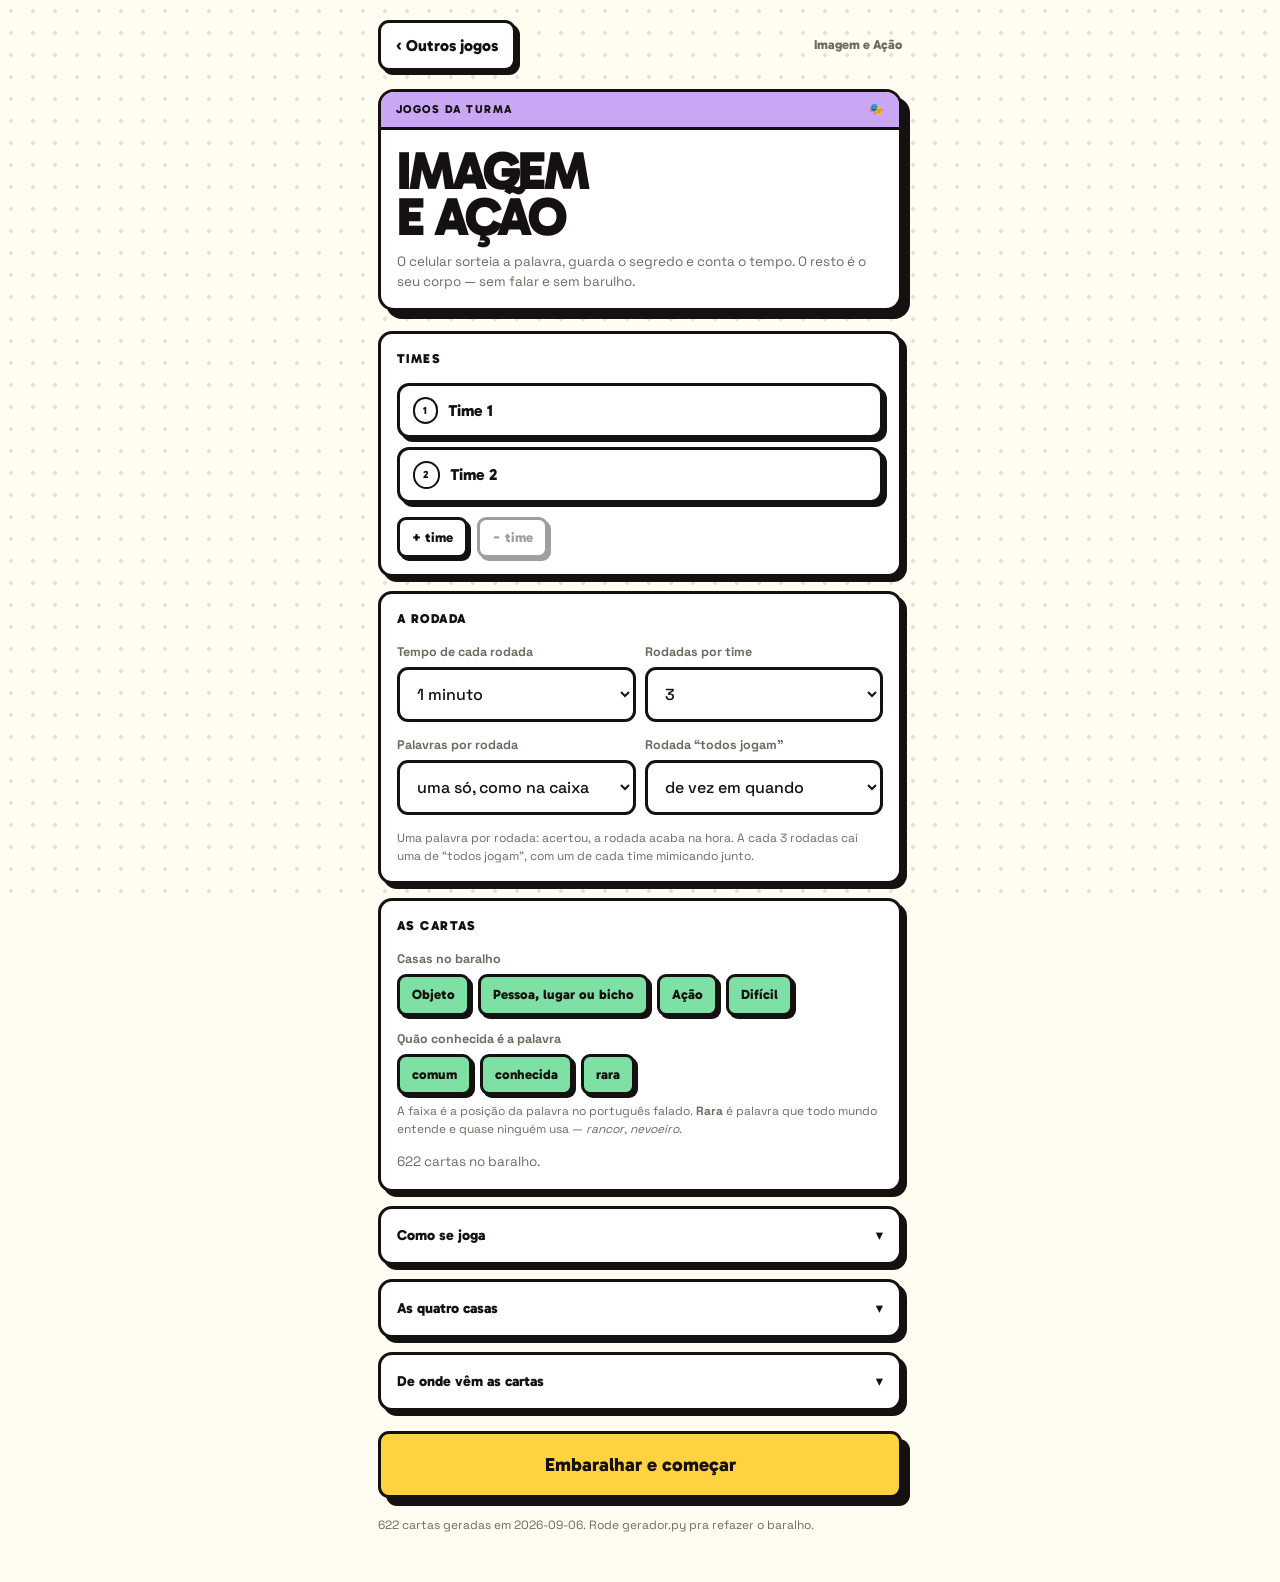
<file: imagem-e-acao/index.html>
<!doctype html>
<html lang="pt-BR">
<head>
<meta charset="utf-8">
<meta name="viewport" content="width=device-width, initial-scale=1, viewport-fit=cover">
<title>Imagem e Ação — Jogos da Turma</title>
<meta name="description" content="Mostre a palavra sem falar e sem fazer barulho. O celular sorteia a carta, guarda o segredo e conta o tempo — o resto é o seu corpo.">
<meta name="theme-color" content="#C9A7F5">
<link rel="icon" href="data:image/svg+xml,%3Csvg xmlns='http://www.w3.org/2000/svg' viewBox='0 0 32 32'%3E%3Crect width='32' height='32' rx='6' fill='%23C9A7F5' stroke='%23141110' stroke-width='3'/%3E%3Ccircle cx='16' cy='9.5' r='3.4' fill='%23141110'/%3E%3Cpath d='M16 14v6M16 16l-5-3M16 16l5-3M16 20l-4 6M16 20l4 6' fill='none' stroke='%23141110' stroke-width='2.8' stroke-linecap='round'/%3E%3C/svg%3E">
<link rel="preconnect" href="https://fonts.googleapis.com">
<link rel="preconnect" href="https://fonts.gstatic.com" crossorigin>
<link href="https://fonts.googleapis.com/css2?family=Gabarito:wght@600;800;900&family=Space+Grotesk:wght@400;500;700&display=swap" rel="stylesheet">
<link rel="stylesheet" href="../comum.css">
<style>
/* Só o que é do Imagem e Ação. A base (cor, fonte, botão, painel, carta) está
   em ../comum.css — não duplique lá o que for específico deste jogo. */
.tela{display:none}.tela.on{display:block}

/* ------------------------------------------------------------ a carta */
.carta{--cor:var(--lilas)}
.carta.entra{animation:vira .32s cubic-bezier(.2,1.1,.3,1)}
@keyframes vira{from{opacity:0;transform:translateY(16px) scale(.96)}}
.palavra{font-family:var(--display);font-weight:900;font-size:clamp(40px,13vw,64px);
  line-height:.94;letter-spacing:-.045em;text-transform:uppercase;text-wrap:balance;
  text-align:center;margin:4px 0 0}
.sentido{text-align:center;color:var(--cinza);font-size:13px;line-height:1.45;
  margin-top:10px;text-wrap:balance}
.selo{display:inline-flex;align-items:center;justify-content:center;width:20px;height:20px;
  border:2.5px solid var(--preto);border-radius:6px;background:var(--branco);
  font-family:var(--display);font-weight:900;font-size:12px;line-height:1}

/* o lembrete do que não vale, à vista de quem faz a mímica */
.naovale{margin-top:14px;text-align:center;font-size:12px;font-weight:700;
  color:var(--cinza);letter-spacing:.02em}

/* ------------------------------------------------------------ segredo */
.segredo{text-align:center;padding:26px 16px}
.tampa{font-family:var(--display);font-weight:900;font-size:clamp(22px,6.5vw,30px);
  line-height:1.05;letter-spacing:-.03em;text-wrap:balance}
#mostrar{margin-top:18px}

/* ------------------------------------------------------------ relógio */
.relogio{display:flex;align-items:center;gap:11px;margin-bottom:14px}
.trilho{flex:1;height:19px;border:var(--b);border-radius:7px;background:var(--branco);
  overflow:hidden}
.suco{height:100%;background:var(--verde);width:100%;transition:background .3s}
.trilho.pouco .suco{background:var(--coral)}
.segundos{font-family:var(--display);font-weight:900;font-size:23px;
  font-variant-numeric:tabular-nums;min-width:46px;text-align:right}
.trilho.pouco+.segundos{animation:pulsa .6s infinite}
@keyframes pulsa{50%{opacity:.35}}

/* ------------------------------------------------------------ ações */
.acoes{display:grid;gap:9px;margin-top:16px}
.acoes .dupla{display:grid;grid-template-columns:1fr 1fr;gap:9px}
#acertou{width:100%;padding:19px;font-size:21px;background:var(--verde);
  box-shadow:var(--sombra-g)}
#acertou:hover{box-shadow:9px 9px 0 var(--preto)}
#acertou:active{transform:translate(8px,8px);box-shadow:0 0 0 var(--preto)}
#passar,#desistir{padding:15px;font-size:16px}

/* ------------------------------------------------------------ times */
.times{display:grid;gap:9px}
.time{display:flex;align-items:center;gap:10px;padding:11px 13px;border:var(--b);
  border-radius:12px;background:var(--branco);box-shadow:4px 4px 0 var(--preto)}
.time.vez{background:var(--lilas);transform:translate(-2px,-2px);
  box-shadow:6px 6px 0 var(--preto)}
.time .nome{font-family:var(--display);font-weight:800;font-size:16px;flex:1;min-width:0}
.time .placar{font-family:var(--display);font-weight:900;font-size:22px;
  font-variant-numeric:tabular-nums}
.time input{border:none;box-shadow:none;padding:0;background:none;font-family:var(--display);
  font-weight:800;font-size:16px;flex:1;min-width:0;width:auto}
.time input:focus{outline:none;box-shadow:inset 0 -3px 0 var(--preto)}
.papel{font-family:var(--display);font-weight:800;font-size:10.5px;letter-spacing:.11em;
  text-transform:uppercase;padding:4px 8px;border:2.5px solid var(--preto);border-radius:99px;
  background:var(--branco)}

/* ------------------------------------------------------------ resumo */
.jogadas{list-style:none;padding:0;display:grid;gap:9px;margin-top:14px}
.jogada{padding:11px 13px;border:2.5px solid var(--preto);border-radius:10px;
  background:var(--branco)}
.jogada.acerto{background:var(--verde)}
.jogada .cabeca{display:flex;align-items:center;gap:9px}
.jogada .qual{font-family:var(--display);font-weight:900;font-size:19px;flex:1;
  text-transform:uppercase;letter-spacing:-.02em}
.jogada .porque{font-size:12.5px;line-height:1.5;color:#4a443d;margin-top:7px}
.jogada .cadeia{font-weight:700}
.jogada a{color:#4a443d;font-size:12px;font-weight:700;white-space:nowrap}
.nota{margin-top:14px;padding:12px 14px;background:#FFF4CE;border:2.5px solid var(--preto);
  border-radius:10px;font-size:13px;line-height:1.5;font-weight:500}
.nota b{display:block;font-family:var(--display);font-weight:900;font-size:10.5px;
  letter-spacing:.13em;text-transform:uppercase;margin-bottom:5px}
.regras{font-size:13.5px;line-height:1.6;color:var(--cinza);margin-top:13px}
.regras li{margin-bottom:5px}
.regras strong{color:var(--preto)}
.regras a{color:var(--cinza)}
.casas-lista{list-style:none;padding:0;display:grid;gap:7px;margin-top:12px}
.casas-lista li{display:flex;gap:10px;align-items:center;font-size:13.5px;
  border:2.5px solid var(--preto);border-radius:9px;padding:8px 11px}

/* --------------------------------------- celular baixo: tudo à mão
   Na rodada os botões não podem ficar abaixo da dobra: quem faz a mímica está
   de pé, com o celular numa mão só, e aperta sem procurar. Em tela curta a
   carta encolhe. */
@media (max-height:800px){
  .palavra{font-size:clamp(34px,11vw,50px)}
  #tela-rodada .corpo{padding:14px 14px 13px}
  #acertou{padding:16px;font-size:19px}
  #passar,#desistir{padding:13px}
  .relogio{margin-bottom:11px}
  .acoes{margin-top:12px}
  .naovale{margin-top:11px}
}
@media (max-height:700px){
  #app.em-rodada .topo{display:none}
  .palavra{font-size:clamp(30px,10vw,42px)}
  .sentido{margin-top:7px;font-size:12.5px}
  .relogio{margin-bottom:9px}
  .acoes{margin-top:10px}
  .acoes .dupla{gap:8px}
  #tela-rodada .corpo{padding:12px 13px 11px}
}
</style>
</head>
<body>
<div id="app">

<div class="entre topo" style="margin-bottom:18px">
  <a class="botao mini" href="../">‹ Outros jogos</a>
  <span class="contador">Imagem e Ação</span>
</div>

<!-- =============================================================== SETUP -->
<section id="tela-setup" class="tela on">
  <div class="carta" style="margin-bottom:20px">
    <div class="faixa"><span>Jogos da Turma</span><span>🎭</span></div>
    <div class="corpo">
      <p class="marca" style="font-size:clamp(36px,11.5vw,54px)">IMAGEM<br>E AÇÃO</p>
      <p class="fraco" style="margin-top:11px">O celular sorteia a palavra, guarda o
        segredo e conta o tempo. O resto é o seu corpo — sem falar e sem barulho.</p>
    </div>
  </div>

  <div class="bloco pilha">
    <p class="rotulo">Times</p>
    <div class="times" id="lista-times"></div>
    <div class="linha">
      <button class="mini" id="mais-time">+ time</button>
      <button class="mini" id="menos-time">− time</button>
    </div>
  </div>

  <div class="bloco pilha" style="margin-top:14px">
    <p class="rotulo">A rodada</p>
    <div class="linha">
      <div style="flex:1;min-width:130px">
        <label for="tempo">Tempo de cada rodada</label>
        <select id="tempo">
          <option value="45">45 segundos</option>
          <option value="60" selected>1 minuto</option>
          <option value="90">1 min e meio</option>
        </select>
      </div>
      <div style="flex:1;min-width:130px">
        <label for="rodadas">Rodadas por time</label>
        <select id="rodadas">
          <option value="2">2</option>
          <option value="3" selected>3</option>
          <option value="4">4</option>
          <option value="5">5</option>
        </select>
      </div>
    </div>
    <div class="linha">
      <div style="flex:1;min-width:150px">
        <label for="modo">Palavras por rodada</label>
        <select id="modo">
          <option value="classico" selected>uma só, como na caixa</option>
          <option value="maratona">quantas der no tempo</option>
        </select>
      </div>
      <div style="flex:1;min-width:150px">
        <label for="todos">Rodada “todos jogam”</label>
        <select id="todos">
          <option value="0">nunca</option>
          <option value="3" selected>de vez em quando</option>
          <option value="2">bastante</option>
          <option value="1">toda rodada</option>
        </select>
      </div>
    </div>
    <p class="fraco" id="explica-rodada" style="font-size:12px"></p>
  </div>

  <div class="bloco pilha" style="margin-top:14px">
    <p class="rotulo">As cartas</p>
    <div>
      <label>Casas no baralho</label>
      <div class="chips" id="filtro-casa"></div>
    </div>
    <div>
      <label>Quão conhecida é a palavra</label>
      <div class="chips" id="filtro-raridade"></div>
      <p class="fraco" style="margin-top:7px;font-size:12px">A faixa é a posição da
        palavra no português falado. <b>Rara</b> é palavra que todo mundo entende e
        quase ninguém usa — <i>rancor</i>, <i>nevoeiro</i>.</p>
    </div>
    <p class="fraco" id="conta-cartas"></p>
  </div>

  <details class="bloco" style="margin-top:14px">
    <summary>Como se joga</summary>
    <ol class="regras">
      <li>O celular passa pra quem vai fazer a mímica. <strong>Só essa pessoa olha
        a palavra</strong> — a tela avisa antes de mostrar.</li>
      <li>Começou o tempo, ela mostra com o corpo e o time chuta à vontade.</li>
      <li><strong>Não vale falar</strong>, nem sussurrar, nem imitar som. Não vale
        apontar pra coisas ou pessoas da sala, nem soletrar e escrever letra no
        ar.</li>
      <li><strong>Vale</strong> pular, dançar, subir na cadeira e usar o que estiver
        no corpo. Vale mostrar nos dedos <strong>quantas sílabas</strong> a palavra
        tem.</li>
      <li>Acertou dentro do tempo, <strong>1 ponto</strong>.</li>
      <li>Na rodada <strong>todos jogam</strong>, um de cada time faz a mesma mímica
        ao mesmo tempo e o ponto vai pro primeiro time que acertar.</li>
      <li>Acaba quando todo time fez o mesmo número de mímicas. Ganha quem tiver
        mais pontos.</li>
      <li>A <strong>letra na faixa da carta</strong> é a casa: O de objeto, P de
        pessoa, lugar ou bicho, A de ação, D de difícil.</li>
    </ol>
    <p class="fraco" style="margin-top:12px;font-size:12px">Na caixa se anda num
      tabuleiro e a categoria sai da casa em que o peão está; aqui a categoria vem
      escrita na carta e o placar é de pontos. O resto é igual. Regras conferidas no
      <a href="https://blog.copag.com.br/a-copag/mestre-da-mimica" target="_blank" rel="noopener">guia
      da Copag</a> e na
      <a href="https://ludopedia.com.br/jogo/jogo-da-mimica" target="_blank" rel="noopener">ficha
      do Jogo da Mímica na Ludopedia</a>.</p>
  </details>

  <details class="bloco" style="margin-top:14px">
    <summary>As quatro casas</summary>
    <ul class="casas-lista" id="lista-casas"></ul>
    <p class="fraco" style="margin-top:12px;font-size:12px" id="casas-nota"></p>
  </details>

  <details class="bloco" style="margin-top:14px">
    <summary>De onde vêm as cartas</summary>
    <p class="regras" id="metodo"></p>
    <ul class="regras" id="fontes" style="padding-left:18px"></ul>
  </details>

  <button class="principal" id="comecar" style="margin-top:20px">Embaralhar e começar</button>
  <p class="fraco" style="margin-top:18px;font-size:12px" id="creditos"></p>
</section>

<!-- =============================================================== PASSA -->
<section id="tela-passa" class="tela">
  <div class="carta">
    <div class="faixa"><span id="passa-rodada"></span><span id="passa-tipo">Passa o celular</span></div>
    <div class="corpo" style="text-align:center">
      <p class="fraco" id="passa-antes">É a vez de</p>
      <p class="marca" id="passa-time" style="font-size:clamp(32px,9.5vw,44px);margin-top:6px"></p>
      <p class="fraco" style="margin-top:14px" id="passa-instrucao"></p>
    </div>
  </div>
  <div class="times" id="passa-placar" style="margin-top:16px"></div>
  <button class="principal" id="vai" style="margin-top:18px">Peguei o celular</button>
  <button class="mini" id="passa-sair" style="width:100%;margin-top:10px">Encerrar partida</button>
</section>

<!-- ============================================================= SEGREDO -->
<section id="tela-segredo" class="tela">
  <div class="carta">
    <div class="faixa"><span id="segredo-casa"></span><span id="segredo-quem"></span></div>
    <div class="corpo">
      <div class="segredo" id="tampa">
        <p class="tampa">Ninguém mais<br>pode ver a tela.</p>
        <p class="fraco" style="margin-top:12px" id="segredo-aviso"></p>
        <button class="principal" id="mostrar">Mostrar a palavra</button>
      </div>
      <div id="aberto" hidden>
        <p class="palavra" id="segredo-palavra"></p>
        <p class="sentido" id="segredo-sentido"></p>
      </div>
    </div>
  </div>
  <button class="principal" id="vai-mimica" hidden style="margin-top:18px">Começar a mímica</button>
  <p class="fraco" id="segredo-pe" hidden style="margin-top:12px;font-size:12px;text-align:center">
    Levante e chame o time antes de apertar — o tempo começa na hora.</p>
</section>

<!-- ============================================================== RODADA -->
<section id="tela-rodada" class="tela">
  <div class="relogio">
    <div class="trilho" id="trilho"><div class="suco" id="suco"></div></div>
    <span class="segundos" id="segundos">60</span>
  </div>

  <div class="carta" id="carta">
    <div class="faixa"><span id="carta-casa"></span><span id="carta-conta"></span></div>
    <div class="corpo">
      <p class="palavra" id="palavra"></p>
      <p class="sentido" id="sentido"></p>
      <p class="naovale">sem falar · sem som · sem apontar · sem soletrar</p>
    </div>
  </div>

  <div class="acoes">
    <button id="acertou">Acertou</button>
    <div class="dupla">
      <button id="passar">Trocar a palavra</button>
      <button id="desistir" class="perigo">Desistir</button>
    </div>
  </div>
</section>

<!-- ============================================================== RESUMO -->
<section id="tela-resumo" class="tela">
  <div class="carta">
    <div class="faixa"><span id="resumo-time"></span><span>Fim da rodada</span></div>
    <div class="corpo">
      <p class="marca" id="resumo-placar" style="font-size:clamp(28px,8.5vw,40px)"></p>
      <p class="fraco" id="resumo-conta" style="margin-top:10px"></p>
      <div id="quem-acertou" hidden style="margin-top:14px">
        <p class="rotulo" style="margin-bottom:9px">Qual time acertou?</p>
        <div class="times" id="botoes-time"></div>
      </div>
      <ul class="jogadas" id="jogadas"></ul>
      <p class="nota" id="resumo-nota" hidden></p>
    </div>
  </div>
  <div class="times" id="resumo-geral" style="margin-top:16px"></div>
  <button class="principal" id="proximo" style="margin-top:18px">Passar o celular</button>
</section>

<!-- ================================================================= FIM -->
<section id="tela-fim" class="tela">
  <div class="carta">
    <div class="faixa"><span>Acabou</span><span>🎭</span></div>
    <div class="corpo" style="text-align:center">
      <p class="marca" id="fim-titulo" style="font-size:clamp(30px,9.5vw,44px)"></p>
      <p class="fraco" id="fim-sub" style="margin-top:10px"></p>
    </div>
  </div>
  <div class="times" id="fim-placar" style="margin-top:16px"></div>
  <button class="principal" id="revanche" style="margin-top:18px">Jogar de novo</button>
  <button class="mini" id="fim-setup" style="width:100%;margin-top:10px">Mudar times e opções</button>
</section>

</div>

<script>
const $ = s => document.querySelector(s);
const $$ = s => [...document.querySelectorAll(s)];
const RARIDADES = ["comum", "conhecida", "rara"];

let BANCO = null;
const CASA = {};          // id da casa -> ficha da casa, preenchido ao carregar
const J = {
  times: [{nome:"Time 1", pontos:0}, {nome:"Time 2", pontos:0}],
  tempo: 60, rodadas: 3, modo: "classico", todos: 3,
  casas: new Set(), raridades: new Set(RARIDADES),
  vez: 0, rodada: 1, baralho: [], i: 0, log: [], carta: null,
  raf: 0, avisou: false, trava: null, todosJogam: false, pendente: null,
};

/* ------------------------------------------------------------- telas */
function tela(id){
  $$(".tela").forEach(t => t.classList.toggle("on", t.id === "tela-" + id));
  $("#app").classList.toggle("em-rodada", id === "rodada");
  window.scrollTo(0, 0);
}

/* ------------------------------------------------------------- som */
let AC = null;
function bip(hz, ms){
  try{
    AC = AC || new (window.AudioContext || window.webkitAudioContext)();
    const o = AC.createOscillator(), g = AC.createGain();
    o.type = "square"; o.frequency.value = hz;
    g.gain.setValueAtTime(0.06, AC.currentTime);
    g.gain.exponentialRampToValueAtTime(0.0001, AC.currentTime + ms/1000);
    o.connect(g); g.connect(AC.destination);
    o.start(); o.stop(AC.currentTime + ms/1000);
  }catch(e){}
}
function tremer(p){ try{ navigator.vibrate && navigator.vibrate(p); }catch(e){} }

/* ------------------------------------------------------------- setup */
function desenhaTimes(){
  const box = $("#lista-times");
  box.innerHTML = "";
  J.times.forEach((t, i) => {
    const el = document.createElement("div");
    el.className = "time";
    el.innerHTML = `<span class="papel">${i+1}</span>`;
    const inp = document.createElement("input");
    inp.value = t.nome; inp.maxLength = 18;
    inp.setAttribute("aria-label", "nome do time " + (i+1));
    inp.oninput = () => { t.nome = inp.value.trim() || ("Time " + (i+1)); };
    el.appendChild(inp);
    box.appendChild(el);
  });
  $("#mais-time").disabled = J.times.length >= 4;
  $("#menos-time").disabled = J.times.length <= 2;
}

/* Quem senta na mesa precisa saber, antes de começar, como a rodada anda. */
function explicaRodada(){
  const modo = $("#modo").value === "classico"
    ? "Uma palavra por rodada: acertou, a rodada acaba na hora."
    : "Sorteia palavra atrás de palavra até o tempo acabar, e cada acerto vale 1.";
  const n = +$("#todos").value;
  const todos = n === 0 ? "Nunca cai rodada com todo mundo mimicando junto."
    : n === 1 ? "Toda rodada é “todos jogam”: um de cada time faz a mímica junto."
    : `A cada ${n} rodadas cai uma de “todos jogam”, com um de cada time mimicando junto.`;
  $("#explica-rodada").textContent = modo + " " + todos;
}

function chips(box, valores, conjunto, rotulo){
  box.innerHTML = "";
  valores.forEach(v => {
    const b = document.createElement("button");
    b.className = "mini" + (conjunto.has(v) ? " on" : "");
    b.textContent = rotulo(v);
    b.onclick = () => {
      if (conjunto.has(v)) { if (conjunto.size > 1) conjunto.delete(v); }
      else conjunto.add(v);
      desenhaFiltros(); contaCartas();
    };
    box.appendChild(b);
  });
}
function desenhaFiltros(){
  chips($("#filtro-casa"), BANCO.casas.map(c => c.id), J.casas, id => CASA[id].nome);
  chips($("#filtro-raridade"), RARIDADES, J.raridades, v => v);
}

function disponiveis(){
  return BANCO.cartas.filter(c => J.casas.has(c.casa) && J.raridades.has(c.raridade));
}
function contaCartas(){
  const n = disponiveis().length;
  $("#conta-cartas").textContent = `${n} carta${n === 1 ? "" : "s"} no baralho.`;
  $("#comecar").disabled = n < 4;
}

/* ------------------------------------------------------------- partida */
function embaralha(a){
  for (let i = a.length - 1; i > 0; i--){
    const j = Math.floor(Math.random() * (i + 1));
    [a[i], a[j]] = [a[j], a[i]];
  }
  return a;
}

function comecar(){
  J.tempo = +$("#tempo").value;
  J.rodadas = +$("#rodadas").value;
  J.modo = $("#modo").value;
  J.todos = +$("#todos").value;
  J.times.forEach(t => t.pontos = 0);
  J.baralho = embaralha(disponiveis().slice());
  J.i = 0; J.vez = 0; J.rodada = 1;
  telaPassa();
}

/* a que altura da partida estamos, contando rodada de todo mundo */
function numeroDaVez(){ return (J.rodada - 1) * J.times.length + J.vez + 1; }
function ehTodosJogam(){ return J.todos > 0 && numeroDaVez() % J.todos === 0; }

function placar(box, marcarVez){
  box.innerHTML = "";
  J.times.forEach((t, i) => {
    const el = document.createElement("div");
    el.className = "time" + (marcarVez && i === J.vez && !J.todosJogam ? " vez" : "");
    const papel = marcarVez && (J.todosJogam || i === J.vez) ? "mímica" : "";
    el.innerHTML = `<span class="nome">${t.nome}</span>` +
      (papel ? `<span class="papel">${papel}</span>` : "") +
      `<span class="placar">${t.pontos}</span>`;
    box.appendChild(el);
  });
}

function telaPassa(){
  J.todosJogam = ehTodosJogam();
  const time = J.times[J.vez];
  $("#passa-rodada").textContent = `Rodada ${J.rodada} de ${J.rodadas}`;
  $("#passa-tipo").textContent = J.todosJogam ? "Todos jogam" : "Passa o celular";
  if (J.todosJogam){
    $("#passa-antes").textContent = "Nesta rodada";
    $("#passa-time").textContent = "TODOS JOGAM";
    $("#passa-instrucao").innerHTML =
      "Um de cada time se levanta. Todos vão fazer <b>a mesma mímica ao mesmo " +
      "tempo</b>, e o ponto é do primeiro time que acertar. Junta quem vai mimicar " +
      "pra ver a tela — mais ninguém.";
    $("#vai").textContent = "Somos nós que vamos mimicar";
  } else {
    $("#passa-antes").textContent = "É a vez de";
    $("#passa-time").textContent = time.nome;
    $("#passa-instrucao").innerHTML =
      `Uma pessoa do <b>${time.nome}</b> pega o celular e se levanta. ` +
      "O resto do time vai chutar — e ninguém mais pode ver a tela.";
    $("#vai").textContent = "Peguei o celular";
  }
  placar($("#passa-placar"), true);
  tela("passa");
}

/* ------------------------------------------------------------- segredo */
function telaSegredo(){
  const c = J.baralho[J.i];
  if (!c){ fimDeJogo("o baralho acabou"); return; }
  $("#segredo-casa").innerHTML = selo(c) + " " + CASA[c.casa].nome;
  $("#segredo-quem").textContent = J.todosJogam ? "Todos jogam" : J.times[J.vez].nome;
  $("#segredo-aviso").textContent = J.todosJogam
    ? "Só quem vai mimicar — um de cada time — pode olhar."
    : "Só quem vai fazer a mímica pode olhar.";
  $("#tampa").hidden = false;
  $("#aberto").hidden = true;
  $("#vai-mimica").hidden = true;
  $("#segredo-pe").hidden = true;
  tela("segredo");
}

function mostraPalavra(){
  const c = J.baralho[J.i];
  $("#segredo-palavra").textContent = c.palavra;
  $("#segredo-sentido").textContent = c.sentido || "";
  $("#segredo-sentido").hidden = !c.sentido;
  $("#tampa").hidden = true;
  $("#aberto").hidden = false;
  $("#vai-mimica").hidden = false;
  $("#segredo-pe").hidden = false;
  $("#vai-mimica").textContent = `Começar a mímica · ${J.tempo}s`;
  bip(660, 80);
}

function selo(c){
  return `<span class="selo" style="background:${CASA[c.casa].cor}">${CASA[c.casa].letra}</span>`;
}

/* ------------------------------------------------------------- rodada */
async function segurarTela(){
  try{ J.trava = await navigator.wakeLock.request("screen"); }catch(e){}
}
function soltarTela(){
  try{ J.trava && J.trava.release(); }catch(e){}
  J.trava = null;
}

function iniciaRodada(){
  J.log = []; J.avisou = false;
  bip(880, 90);
  segurarTela();
  mostraCarta();
  tela("rodada");
  // Uma rodada só é uma passagem de tempo: guardamos o instante do início e
  // perguntamos as horas a cada quadro. Timer de setInterval atrasa.
  const inicio = performance.now(), dur = J.tempo * 1000;
  const passo = agora => {
    const resta = Math.max(0, dur - (agora - inicio));
    $("#segundos").textContent = Math.ceil(resta / 1000);
    $("#suco").style.width = (resta / dur * 100) + "%";
    $("#trilho").classList.toggle("pouco", resta <= 10000);
    if (resta <= 10000 && !J.avisou){ J.avisou = true; bip(440, 120); tremer(60); }
    if (resta <= 0){ fimRodada("o tempo acabou"); return; }
    J.raf = requestAnimationFrame(passo);
  };
  J.raf = requestAnimationFrame(passo);
}

function mostraCarta(){
  const c = J.baralho[J.i];
  if (!c){ fimRodada("o baralho acabou"); return; }
  J.carta = c;
  $("#palavra").textContent = c.palavra;
  $("#sentido").textContent = c.sentido || "";
  $("#sentido").hidden = !c.sentido;
  $("#carta-casa").innerHTML = selo(c) + " " + CASA[c.casa].nome;
  $("#carta-conta").textContent = J.modo === "maratona"
    ? J.log.filter(l => l.tipo === "acerto").length + " no papo"
    : c.raridade;
  // Em clássico a rodada é de uma palavra só: trocar seria ganhar outra chance.
  $("#passar").hidden = J.modo !== "maratona";
  $("#tela-rodada .dupla").style.gridTemplateColumns =
    J.modo === "maratona" ? "1fr 1fr" : "1fr";
  const carta = $("#carta");
  carta.classList.remove("entra");
  void carta.offsetWidth;
  carta.classList.add("entra");
}

function acao(tipo){
  if (!J.carta) return;
  J.log.push({carta: J.carta, tipo});
  J.i++;
  J.carta = null;          // a carta saiu do monte; quem repõe é mostraCarta
  if (tipo === "acerto"){ bip(1046, 70); tremer(25); }
  else { bip(200, 160); tremer([40, 50, 40]); }
  if (J.modo === "classico" && tipo === "acerto"){ fimRodada("acertaram"); return; }
  mostraCarta();
}

function fimRodada(porque){
  cancelAnimationFrame(J.raf);
  soltarTela();
  // Carta que ficou na tela quando o tempo acabou também sai do monte: no jogo
  // de caixa ela vai pro descarte, e repeti-la na rodada seguinte seria colar.
  if (J.carta){ J.log.push({carta: J.carta, tipo: "nada"}); J.i++; J.carta = null; }
  bip(300, 320); tremer([90, 60, 90]);

  const acertos = J.log.filter(l => l.tipo === "acerto").length;
  const time = J.times[J.vez];

  // Na rodada "todos jogam" o ponto é de quem acertar primeiro, e só a mesa
  // sabe quem foi: o placar espera a resposta.
  J.pendente = (J.todosJogam && acertos > 0) ? acertos : null;
  if (!J.todosJogam) time.pontos += acertos;

  $("#resumo-time").textContent = J.todosJogam ? "Todos jogam" : time.nome;
  $("#resumo-placar").textContent = acertos === 0 ? "Ninguém acertou"
    : acertos + (acertos === 1 ? " acerto" : " acertos");
  $("#resumo-conta").textContent =
    porque[0].toUpperCase() + porque.slice(1) + "." +
    (acertos === 0 ? " A palavra era essa:" : "");

  $("#quem-acertou").hidden = J.pendente === null;
  if (J.pendente !== null) desenhaBotoesTime();

  const ul = $("#jogadas");
  ul.innerHTML = "";
  J.log.forEach(l => ul.appendChild(linhaJogada(l)));

  $("#resumo-nota").hidden = false;
  $("#resumo-nota").innerHTML = "<b>Discordou da casa?</b>" +
    "A casa da carta é o arquivo em que a WordNet guarda aquele sentido, e a " +
    "cadeia acima é o caminho até ele. O link abre o verbete no Wikcionário.";

  placar($("#resumo-geral"), false);
  $("#proximo").disabled = J.pendente !== null;
  $("#proximo").textContent = ultimaRodada() ? "Ver o resultado" : "Passar o celular";
  tela("resumo");
}

function linhaJogada(l){
  const c = l.carta;
  const li = document.createElement("li");
  li.className = "jogada" + (l.tipo === "acerto" ? " acerto" : "");
  const marca = l.tipo === "acerto" ? "✓" : l.tipo === "pulo" ? "→" : "✕";
  const cadeia = c.cadeia.length > 1
    ? `<span class="cadeia">${c.cadeia.join(" → ")}</span>. ` : "";
  const arq = BANCO.arquivos[c.arquivo] || c.arquivo;
  li.innerHTML =
    `<div class="cabeca"><span>${marca}</span>${selo(c)}` +
    `<span class="qual">${c.palavra}</span>` +
    `<a href="${c.url}" target="_blank" rel="noopener">conferir ↗</a></div>` +
    `<p class="porque">${cadeia}A WordNet guarda essa palavra em ` +
    `<b>${c.arquivo}</b> — ${arq} — e é daí que sai a casa ` +
    `${CASA[c.casa].nome.toLowerCase()}.` +
    (c.sentido ? ` <i>${c.sentido}</i> — ${c.sentido_de}.` : "") + `</p>`;
  return li;
}

function desenhaBotoesTime(){
  const box = $("#botoes-time");
  box.innerHTML = "";
  J.times.forEach((t, i) => {
    const b = document.createElement("button");
    b.className = "time";
    b.style.cursor = "pointer";
    b.innerHTML = `<span class="nome">${t.nome}</span><span class="papel">+${J.pendente}</span>`;
    b.onclick = () => {
      t.pontos += J.pendente;
      J.pendente = null;
      $("#quem-acertou").hidden = true;
      $("#proximo").disabled = false;
      placar($("#resumo-geral"), false);
      bip(880, 70);
    };
    box.appendChild(b);
  });
}

function ultimaRodada(){
  return J.i >= J.baralho.length ||
         (J.rodada >= J.rodadas && J.vez >= J.times.length - 1);
}

function proximo(){
  if (J.i >= J.baralho.length){ fimDeJogo("o baralho acabou"); return; }
  J.vez++;
  if (J.vez >= J.times.length){ J.vez = 0; J.rodada++; }
  if (J.rodada > J.rodadas){ fimDeJogo("todo time fez " + J.rodadas + " mímicas"); return; }
  telaPassa();
}

function fimDeJogo(porque){
  cancelAnimationFrame(J.raf);
  soltarTela();
  const ordem = J.times.slice().sort((a, b) => b.pontos - a.pontos);
  const topo = ordem[0].pontos;
  const campeoes = ordem.filter(t => t.pontos === topo);
  $("#fim-titulo").textContent = campeoes.length > 1 ? "Empate" : campeoes[0].nome + " ganhou";
  const nomes = campeoes.map(t => t.nome);
  $("#fim-sub").textContent = campeoes.length > 1
    ? `${nomes.slice(0, -1).join(", ")} e ${nomes.at(-1)} terminaram com ${topo} — ${porque}.`
    : `${topo} ponto${topo === 1 ? "" : "s"} — ${porque}.`;
  const box = $("#fim-placar");
  box.innerHTML = "";
  ordem.forEach((t, i) => {
    const el = document.createElement("div");
    el.className = "time" + (t.pontos === topo ? " vez" : "");
    el.innerHTML = `<span class="papel">${i+1}º</span><span class="nome">${t.nome}</span>` +
                   `<span class="placar">${t.pontos}</span>`;
    box.appendChild(el);
  });
  tela("fim");
}

/* ------------------------------------------------------------- ligar tudo */
$("#mais-time").onclick = () => {
  if (J.times.length < 4){ J.times.push({nome: "Time " + (J.times.length+1), pontos: 0}); desenhaTimes(); }
};
$("#menos-time").onclick = () => {
  if (J.times.length > 2){ J.times.pop(); desenhaTimes(); }
};
$("#modo").onchange = explicaRodada;
$("#todos").onchange = explicaRodada;
$("#comecar").onclick = comecar;
$("#vai").onclick = telaSegredo;
$("#mostrar").onclick = mostraPalavra;
$("#vai-mimica").onclick = iniciaRodada;
$("#acertou").onclick = () => acao("acerto");
$("#passar").onclick = () => acao("pulo");
$("#desistir").onclick = () => fimRodada("o time desistiu");
$("#proximo").onclick = proximo;
$("#passa-sair").onclick = () => fimDeJogo("a partida foi encerrada");
$("#revanche").onclick = comecar;
$("#fim-setup").onclick = () => tela("setup");

/* ------------------------------------------------------------- carregar */
fetch("banco.json")
  .then(r => r.json())
  .then(b => {
    BANCO = b;
    b.casas.forEach(c => { CASA[c.id] = c; J.casas.add(c.id); });
    $("#lista-casas").innerHTML = b.casas.map(c =>
      `<li><span class="selo" style="background:${c.cor}">${c.letra}</span>` +
      `<span><b>${c.nome}</b> — ${c.o_que_e}</span></li>`).join("");
    $("#casas-nota").textContent =
      "A casa sai do arquivo temático em que a WordNet de Princeton guarda o sentido " +
      "da palavra, e cada carta mostra a cadeia que leva até lá. É por isso que rio e " +
      "montanha caem em Objeto: a WordNet os guarda como objetos naturais, não como lugares.";
    $("#metodo").textContent = b.metodo;
    $("#fontes").innerHTML = b.fontes.map(f =>
      `<li><a href="${f.url}" target="_blank" rel="noopener"><strong>${f.nome}</strong></a>` +
      ` — ${f.papel}. <span style="opacity:.75">${f.licenca}</span></li>`).join("");
    $("#creditos").textContent =
      `${b.cartas.length} cartas geradas em ${b.gerado_em}. Rode gerador.py pra refazer o baralho.`;
    desenhaTimes(); desenhaFiltros(); contaCartas(); explicaRodada();
  })
  .catch(() => {
    $("#conta-cartas").textContent =
      "Não deu pra ler o banco.json. Sirva a pasta por HTTP (python3 -m http.server).";
    $("#comecar").disabled = true;
  });
</script>
</body>
</html>
</file>
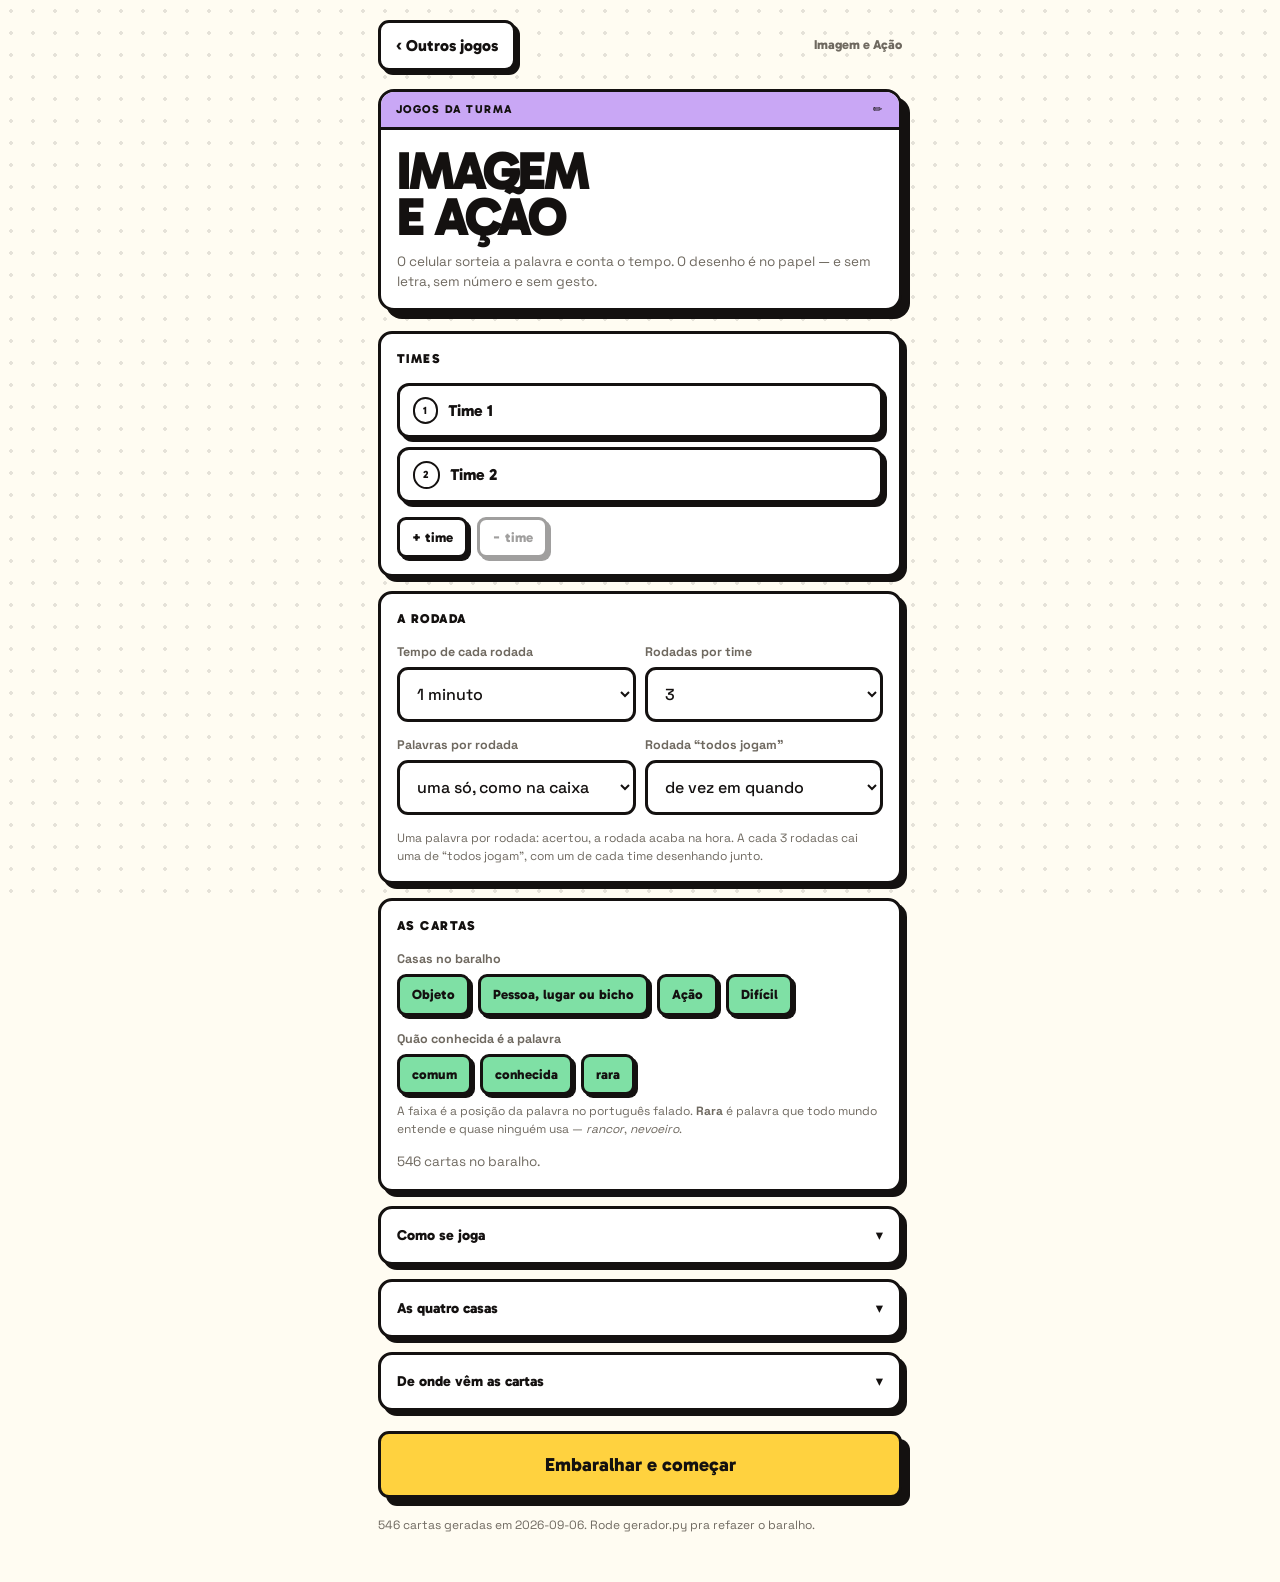
<file: imagemeacao/index.html>
<!doctype html>
<html lang="pt-BR">
<head>
<meta charset="utf-8">
<meta name="viewport" content="width=device-width, initial-scale=1, viewport-fit=cover">
<title>Imagem e Ação — Jogos da Turma</title>
<meta name="description" content="Desenhe a palavra e faça seu time acertar antes do tempo. O celular sorteia a carta e conta o tempo; o desenho é no papel.">
<meta name="theme-color" content="#C9A7F5">
<link rel="icon" href="data:image/svg+xml,%3Csvg xmlns='http://www.w3.org/2000/svg' viewBox='0 0 32 32'%3E%3Crect width='32' height='32' rx='6' fill='%23C9A7F5' stroke='%23141110' stroke-width='3'/%3E%3Cpath d='M9 23c3-1 4-9 8-9s2 6 6 4' fill='none' stroke='%23141110' stroke-width='3' stroke-linecap='round'/%3E%3C/svg%3E">
<link rel="preconnect" href="https://fonts.googleapis.com">
<link rel="preconnect" href="https://fonts.gstatic.com" crossorigin>
<link href="https://fonts.googleapis.com/css2?family=Gabarito:wght@600;800;900&family=Space+Grotesk:wght@400;500;700&display=swap" rel="stylesheet">
<link rel="stylesheet" href="../comum.css">
<style>
/* Só o que é do Imagem e Ação. A base (cor, fonte, botão, painel, carta) está
   em ../comum.css — não duplique lá o que for específico deste jogo. */
.tela{display:none}.tela.on{display:block}

/* ------------------------------------------------------------ a carta */
.carta{--cor:var(--lilas)}
.carta.entra{animation:vira .32s cubic-bezier(.2,1.1,.3,1)}
@keyframes vira{from{opacity:0;transform:translateY(16px) scale(.96)}}
.palavra{font-family:var(--display);font-weight:900;font-size:clamp(40px,13vw,64px);
  line-height:.94;letter-spacing:-.045em;text-transform:uppercase;text-wrap:balance;
  text-align:center;margin:4px 0 0}
.sentido{text-align:center;color:var(--cinza);font-size:13px;line-height:1.45;
  margin-top:10px;text-wrap:balance}
.selo{display:inline-flex;align-items:center;justify-content:center;width:20px;height:20px;
  border:2.5px solid var(--preto);border-radius:6px;background:var(--branco);
  font-family:var(--display);font-weight:900;font-size:12px;line-height:1}

/* o lembrete do que não vale, à vista de quem desenha */
.naovale{margin-top:14px;text-align:center;font-size:12px;font-weight:700;
  color:var(--cinza);letter-spacing:.02em}

/* ------------------------------------------------------------ segredo */
.segredo{text-align:center;padding:26px 16px}
.tampa{font-family:var(--display);font-weight:900;font-size:clamp(22px,6.5vw,30px);
  line-height:1.05;letter-spacing:-.03em;text-wrap:balance}
#mostrar{margin-top:18px}

/* ------------------------------------------------------------ relógio */
.relogio{display:flex;align-items:center;gap:11px;margin-bottom:14px}
.trilho{flex:1;height:19px;border:var(--b);border-radius:7px;background:var(--branco);
  overflow:hidden}
.suco{height:100%;background:var(--verde);width:100%;transition:background .3s}
.trilho.pouco .suco{background:var(--coral)}
.segundos{font-family:var(--display);font-weight:900;font-size:23px;
  font-variant-numeric:tabular-nums;min-width:46px;text-align:right}
.trilho.pouco+.segundos{animation:pulsa .6s infinite}
@keyframes pulsa{50%{opacity:.35}}

/* ------------------------------------------------------------ ações */
.acoes{display:grid;gap:9px;margin-top:16px}
.acoes .dupla{display:grid;grid-template-columns:1fr 1fr;gap:9px}
#acertou{width:100%;padding:19px;font-size:21px;background:var(--verde);
  box-shadow:var(--sombra-g)}
#acertou:hover{box-shadow:9px 9px 0 var(--preto)}
#acertou:active{transform:translate(8px,8px);box-shadow:0 0 0 var(--preto)}
#passar,#desistir{padding:15px;font-size:16px}

/* ------------------------------------------------------------ times */
.times{display:grid;gap:9px}
.time{display:flex;align-items:center;gap:10px;padding:11px 13px;border:var(--b);
  border-radius:12px;background:var(--branco);box-shadow:4px 4px 0 var(--preto)}
.time.vez{background:var(--lilas);transform:translate(-2px,-2px);
  box-shadow:6px 6px 0 var(--preto)}
.time .nome{font-family:var(--display);font-weight:800;font-size:16px;flex:1;min-width:0}
.time .placar{font-family:var(--display);font-weight:900;font-size:22px;
  font-variant-numeric:tabular-nums}
.time input{border:none;box-shadow:none;padding:0;background:none;font-family:var(--display);
  font-weight:800;font-size:16px;flex:1;min-width:0;width:auto}
.time input:focus{outline:none;box-shadow:inset 0 -3px 0 var(--preto)}
.papel{font-family:var(--display);font-weight:800;font-size:10.5px;letter-spacing:.11em;
  text-transform:uppercase;padding:4px 8px;border:2.5px solid var(--preto);border-radius:99px;
  background:var(--branco)}

/* ------------------------------------------------------------ resumo */
.jogadas{list-style:none;padding:0;display:grid;gap:9px;margin-top:14px}
.jogada{padding:11px 13px;border:2.5px solid var(--preto);border-radius:10px;
  background:var(--branco)}
.jogada.acerto{background:var(--verde)}
.jogada .cabeca{display:flex;align-items:center;gap:9px}
.jogada .qual{font-family:var(--display);font-weight:900;font-size:19px;flex:1;
  text-transform:uppercase;letter-spacing:-.02em}
.jogada .porque{font-size:12.5px;line-height:1.5;color:#4a443d;margin-top:7px}
.jogada .cadeia{font-weight:700}
.jogada a{color:#4a443d;font-size:12px;font-weight:700;white-space:nowrap}
.nota{margin-top:14px;padding:12px 14px;background:#FFF4CE;border:2.5px solid var(--preto);
  border-radius:10px;font-size:13px;line-height:1.5;font-weight:500}
.nota b{display:block;font-family:var(--display);font-weight:900;font-size:10.5px;
  letter-spacing:.13em;text-transform:uppercase;margin-bottom:5px}
.regras{font-size:13.5px;line-height:1.6;color:var(--cinza);margin-top:13px}
.regras li{margin-bottom:5px}
.regras strong{color:var(--preto)}
.regras a{color:var(--cinza)}
.casas-lista{list-style:none;padding:0;display:grid;gap:7px;margin-top:12px}
.casas-lista li{display:flex;gap:10px;align-items:center;font-size:13.5px;
  border:2.5px solid var(--preto);border-radius:9px;padding:8px 11px}

/* --------------------------------------- celular baixo: tudo à mão
   Na rodada os botões não podem ficar abaixo da dobra: quem desenha está de
   olho no papel e aperta sem procurar. Em tela curta a carta encolhe. */
@media (max-height:800px){
  .palavra{font-size:clamp(34px,11vw,50px)}
  #tela-rodada .corpo{padding:14px 14px 13px}
  #acertou{padding:16px;font-size:19px}
  #passar,#desistir{padding:13px}
  .relogio{margin-bottom:11px}
  .acoes{margin-top:12px}
  .naovale{margin-top:11px}
}
@media (max-height:700px){
  #app.em-rodada .topo{display:none}
  .palavra{font-size:clamp(30px,10vw,42px)}
  .sentido{margin-top:7px;font-size:12.5px}
  .relogio{margin-bottom:9px}
  .acoes{margin-top:10px}
  .acoes .dupla{gap:8px}
  #tela-rodada .corpo{padding:12px 13px 11px}
}
</style>
</head>
<body>
<div id="app">

<div class="entre topo" style="margin-bottom:18px">
  <a class="botao mini" href="../">‹ Outros jogos</a>
  <span class="contador">Imagem e Ação</span>
</div>

<!-- =============================================================== SETUP -->
<section id="tela-setup" class="tela on">
  <div class="carta" style="margin-bottom:20px">
    <div class="faixa"><span>Jogos da Turma</span><span>✏️</span></div>
    <div class="corpo">
      <p class="marca" style="font-size:clamp(36px,11.5vw,54px)">IMAGEM<br>E AÇÃO</p>
      <p class="fraco" style="margin-top:11px">O celular sorteia a palavra e conta o
        tempo. O desenho é no papel — e sem letra, sem número e sem gesto.</p>
    </div>
  </div>

  <div class="bloco pilha">
    <p class="rotulo">Times</p>
    <div class="times" id="lista-times"></div>
    <div class="linha">
      <button class="mini" id="mais-time">+ time</button>
      <button class="mini" id="menos-time">− time</button>
    </div>
  </div>

  <div class="bloco pilha" style="margin-top:14px">
    <p class="rotulo">A rodada</p>
    <div class="linha">
      <div style="flex:1;min-width:130px">
        <label for="tempo">Tempo de cada rodada</label>
        <select id="tempo">
          <option value="45">45 segundos</option>
          <option value="60" selected>1 minuto</option>
          <option value="90">1 min e meio</option>
        </select>
      </div>
      <div style="flex:1;min-width:130px">
        <label for="rodadas">Rodadas por time</label>
        <select id="rodadas">
          <option value="2">2</option>
          <option value="3" selected>3</option>
          <option value="4">4</option>
          <option value="5">5</option>
        </select>
      </div>
    </div>
    <div class="linha">
      <div style="flex:1;min-width:150px">
        <label for="modo">Palavras por rodada</label>
        <select id="modo">
          <option value="classico" selected>uma só, como na caixa</option>
          <option value="maratona">quantas der no tempo</option>
        </select>
      </div>
      <div style="flex:1;min-width:150px">
        <label for="todos">Rodada “todos jogam”</label>
        <select id="todos">
          <option value="0">nunca</option>
          <option value="3" selected>de vez em quando</option>
          <option value="2">bastante</option>
          <option value="1">toda rodada</option>
        </select>
      </div>
    </div>
    <p class="fraco" id="explica-rodada" style="font-size:12px"></p>
  </div>

  <div class="bloco pilha" style="margin-top:14px">
    <p class="rotulo">As cartas</p>
    <div>
      <label>Casas no baralho</label>
      <div class="chips" id="filtro-casa"></div>
    </div>
    <div>
      <label>Quão conhecida é a palavra</label>
      <div class="chips" id="filtro-raridade"></div>
      <p class="fraco" style="margin-top:7px;font-size:12px">A faixa é a posição da
        palavra no português falado. <b>Rara</b> é palavra que todo mundo entende e
        quase ninguém usa — <i>rancor</i>, <i>nevoeiro</i>.</p>
    </div>
    <p class="fraco" id="conta-cartas"></p>
  </div>

  <details class="bloco" style="margin-top:14px">
    <summary>Como se joga</summary>
    <ol class="regras">
      <li>O celular passa pra quem vai desenhar. <strong>Só essa pessoa olha a
        palavra</strong> — a tela avisa antes de mostrar.</li>
      <li>Começou o tempo, ela desenha no papel e o time chuta à vontade.</li>
      <li>Não vale <strong>letra, número, símbolo nem risquinho contando as
        letras</strong>. Não vale falar, fazer mímica nem apontar pra coisas da
        sala. Só desenho.</li>
      <li>Acertou dentro do tempo, <strong>1 ponto</strong>.</li>
      <li>Na rodada <strong>todos jogam</strong>, um de cada time desenha ao mesmo
        tempo e o ponto vai pro primeiro time que acertar.</li>
      <li>Acaba quando todo time desenhou o mesmo número de vezes. Ganha quem
        tiver mais pontos.</li>
      <li>A <strong>letra na faixa da carta</strong> é a casa: O de objeto, P de
        pessoa, lugar ou bicho, A de ação, D de difícil.</li>
    </ol>
    <p class="fraco" style="margin-top:12px;font-size:12px">Na caixa se anda num
      tabuleiro e a categoria sai da casa em que o peão está; aqui a categoria vem
      escrita na carta e o placar é de pontos. O resto é igual. Regras conferidas nas
      <a href="https://gamerules.com/rules/pictionary/" target="_blank" rel="noopener">regras
      do Pictionary</a> e na
      <a href="https://ludopedia.com.br/jogo/imagem-acao" target="_blank" rel="noopener">ficha
      do Imagem &amp; Ação na Ludopedia</a>.</p>
  </details>

  <details class="bloco" style="margin-top:14px">
    <summary>As quatro casas</summary>
    <ul class="casas-lista" id="lista-casas"></ul>
    <p class="fraco" style="margin-top:12px;font-size:12px" id="casas-nota"></p>
  </details>

  <details class="bloco" style="margin-top:14px">
    <summary>De onde vêm as cartas</summary>
    <p class="regras" id="metodo"></p>
    <ul class="regras" id="fontes" style="padding-left:18px"></ul>
  </details>

  <button class="principal" id="comecar" style="margin-top:20px">Embaralhar e começar</button>
  <p class="fraco" style="margin-top:18px;font-size:12px" id="creditos"></p>
</section>

<!-- =============================================================== PASSA -->
<section id="tela-passa" class="tela">
  <div class="carta">
    <div class="faixa"><span id="passa-rodada"></span><span id="passa-tipo">Passa o celular</span></div>
    <div class="corpo" style="text-align:center">
      <p class="fraco" id="passa-antes">É a vez de</p>
      <p class="marca" id="passa-time" style="font-size:clamp(32px,9.5vw,44px);margin-top:6px"></p>
      <p class="fraco" style="margin-top:14px" id="passa-instrucao"></p>
    </div>
  </div>
  <div class="times" id="passa-placar" style="margin-top:16px"></div>
  <button class="principal" id="vai" style="margin-top:18px">Peguei o celular</button>
  <button class="mini" id="passa-sair" style="width:100%;margin-top:10px">Encerrar partida</button>
</section>

<!-- ============================================================= SEGREDO -->
<section id="tela-segredo" class="tela">
  <div class="carta">
    <div class="faixa"><span id="segredo-casa"></span><span id="segredo-quem"></span></div>
    <div class="corpo">
      <div class="segredo" id="tampa">
        <p class="tampa">Ninguém mais<br>pode ver a tela.</p>
        <p class="fraco" style="margin-top:12px" id="segredo-aviso"></p>
        <button class="principal" id="mostrar">Mostrar a palavra</button>
      </div>
      <div id="aberto" hidden>
        <p class="palavra" id="segredo-palavra"></p>
        <p class="sentido" id="segredo-sentido"></p>
      </div>
    </div>
  </div>
  <button class="principal" id="vai-desenhar" hidden style="margin-top:18px">Começar a desenhar</button>
  <p class="fraco" id="segredo-pe" hidden style="margin-top:12px;font-size:12px;text-align:center">
    Pegue o papel e a caneta antes de apertar.</p>
</section>

<!-- ============================================================== RODADA -->
<section id="tela-rodada" class="tela">
  <div class="relogio">
    <div class="trilho" id="trilho"><div class="suco" id="suco"></div></div>
    <span class="segundos" id="segundos">60</span>
  </div>

  <div class="carta" id="carta">
    <div class="faixa"><span id="carta-casa"></span><span id="carta-conta"></span></div>
    <div class="corpo">
      <p class="palavra" id="palavra"></p>
      <p class="sentido" id="sentido"></p>
      <p class="naovale">sem letra · sem número · sem gesto · sem falar</p>
    </div>
  </div>

  <div class="acoes">
    <button id="acertou">Acertou</button>
    <div class="dupla">
      <button id="passar">Trocar a palavra</button>
      <button id="desistir" class="perigo">Desistir</button>
    </div>
  </div>
</section>

<!-- ============================================================== RESUMO -->
<section id="tela-resumo" class="tela">
  <div class="carta">
    <div class="faixa"><span id="resumo-time"></span><span>Fim da rodada</span></div>
    <div class="corpo">
      <p class="marca" id="resumo-placar" style="font-size:clamp(28px,8.5vw,40px)"></p>
      <p class="fraco" id="resumo-conta" style="margin-top:10px"></p>
      <div id="quem-acertou" hidden style="margin-top:14px">
        <p class="rotulo" style="margin-bottom:9px">Qual time acertou?</p>
        <div class="times" id="botoes-time"></div>
      </div>
      <ul class="jogadas" id="jogadas"></ul>
      <p class="nota" id="resumo-nota" hidden></p>
    </div>
  </div>
  <div class="times" id="resumo-geral" style="margin-top:16px"></div>
  <button class="principal" id="proximo" style="margin-top:18px">Passar o celular</button>
</section>

<!-- ================================================================= FIM -->
<section id="tela-fim" class="tela">
  <div class="carta">
    <div class="faixa"><span>Acabou</span><span>✏️</span></div>
    <div class="corpo" style="text-align:center">
      <p class="marca" id="fim-titulo" style="font-size:clamp(30px,9.5vw,44px)"></p>
      <p class="fraco" id="fim-sub" style="margin-top:10px"></p>
    </div>
  </div>
  <div class="times" id="fim-placar" style="margin-top:16px"></div>
  <button class="principal" id="revanche" style="margin-top:18px">Jogar de novo</button>
  <button class="mini" id="fim-setup" style="width:100%;margin-top:10px">Mudar times e opções</button>
</section>

</div>

<script>
const $ = s => document.querySelector(s);
const $$ = s => [...document.querySelectorAll(s)];
const RARIDADES = ["comum", "conhecida", "rara"];

let BANCO = null;
const CASA = {};          // id da casa -> ficha da casa, preenchido ao carregar
const J = {
  times: [{nome:"Time 1", pontos:0}, {nome:"Time 2", pontos:0}],
  tempo: 60, rodadas: 3, modo: "classico", todos: 3,
  casas: new Set(), raridades: new Set(RARIDADES),
  vez: 0, rodada: 1, baralho: [], i: 0, log: [], carta: null,
  raf: 0, avisou: false, trava: null, todosJogam: false, pendente: null,
};

/* ------------------------------------------------------------- telas */
function tela(id){
  $$(".tela").forEach(t => t.classList.toggle("on", t.id === "tela-" + id));
  $("#app").classList.toggle("em-rodada", id === "rodada");
  window.scrollTo(0, 0);
}

/* ------------------------------------------------------------- som */
let AC = null;
function bip(hz, ms){
  try{
    AC = AC || new (window.AudioContext || window.webkitAudioContext)();
    const o = AC.createOscillator(), g = AC.createGain();
    o.type = "square"; o.frequency.value = hz;
    g.gain.setValueAtTime(0.06, AC.currentTime);
    g.gain.exponentialRampToValueAtTime(0.0001, AC.currentTime + ms/1000);
    o.connect(g); g.connect(AC.destination);
    o.start(); o.stop(AC.currentTime + ms/1000);
  }catch(e){}
}
function tremer(p){ try{ navigator.vibrate && navigator.vibrate(p); }catch(e){} }

/* ------------------------------------------------------------- setup */
function desenhaTimes(){
  const box = $("#lista-times");
  box.innerHTML = "";
  J.times.forEach((t, i) => {
    const el = document.createElement("div");
    el.className = "time";
    el.innerHTML = `<span class="papel">${i+1}</span>`;
    const inp = document.createElement("input");
    inp.value = t.nome; inp.maxLength = 18;
    inp.setAttribute("aria-label", "nome do time " + (i+1));
    inp.oninput = () => { t.nome = inp.value.trim() || ("Time " + (i+1)); };
    el.appendChild(inp);
    box.appendChild(el);
  });
  $("#mais-time").disabled = J.times.length >= 4;
  $("#menos-time").disabled = J.times.length <= 2;
}

/* Quem senta na mesa precisa saber, antes de começar, como a rodada anda. */
function explicaRodada(){
  const modo = $("#modo").value === "classico"
    ? "Uma palavra por rodada: acertou, a rodada acaba na hora."
    : "Sorteia palavra atrás de palavra até o tempo acabar, e cada acerto vale 1.";
  const n = +$("#todos").value;
  const todos = n === 0 ? "Ninguém desenha ao mesmo tempo."
    : n === 1 ? "Toda rodada é “todos jogam”: um de cada time desenha junto."
    : `A cada ${n} rodadas cai uma de “todos jogam”, com um de cada time desenhando junto.`;
  $("#explica-rodada").textContent = modo + " " + todos;
}

function chips(box, valores, conjunto, rotulo){
  box.innerHTML = "";
  valores.forEach(v => {
    const b = document.createElement("button");
    b.className = "mini" + (conjunto.has(v) ? " on" : "");
    b.textContent = rotulo(v);
    b.onclick = () => {
      if (conjunto.has(v)) { if (conjunto.size > 1) conjunto.delete(v); }
      else conjunto.add(v);
      desenhaFiltros(); contaCartas();
    };
    box.appendChild(b);
  });
}
function desenhaFiltros(){
  chips($("#filtro-casa"), BANCO.casas.map(c => c.id), J.casas, id => CASA[id].nome);
  chips($("#filtro-raridade"), RARIDADES, J.raridades, v => v);
}

function disponiveis(){
  return BANCO.cartas.filter(c => J.casas.has(c.casa) && J.raridades.has(c.raridade));
}
function contaCartas(){
  const n = disponiveis().length;
  $("#conta-cartas").textContent = `${n} carta${n === 1 ? "" : "s"} no baralho.`;
  $("#comecar").disabled = n < 4;
}

/* ------------------------------------------------------------- partida */
function embaralha(a){
  for (let i = a.length - 1; i > 0; i--){
    const j = Math.floor(Math.random() * (i + 1));
    [a[i], a[j]] = [a[j], a[i]];
  }
  return a;
}

function comecar(){
  J.tempo = +$("#tempo").value;
  J.rodadas = +$("#rodadas").value;
  J.modo = $("#modo").value;
  J.todos = +$("#todos").value;
  J.times.forEach(t => t.pontos = 0);
  J.baralho = embaralha(disponiveis().slice());
  J.i = 0; J.vez = 0; J.rodada = 1;
  telaPassa();
}

/* a que altura da partida estamos, contando rodada de todo mundo */
function numeroDaVez(){ return (J.rodada - 1) * J.times.length + J.vez + 1; }
function ehTodosJogam(){ return J.todos > 0 && numeroDaVez() % J.todos === 0; }

function placar(box, marcarVez){
  box.innerHTML = "";
  J.times.forEach((t, i) => {
    const el = document.createElement("div");
    el.className = "time" + (marcarVez && i === J.vez && !J.todosJogam ? " vez" : "");
    const papel = marcarVez && J.todosJogam ? "desenha"
                : marcarVez && i === J.vez ? "desenha" : "";
    el.innerHTML = `<span class="nome">${t.nome}</span>` +
      (papel ? `<span class="papel">${papel}</span>` : "") +
      `<span class="placar">${t.pontos}</span>`;
    box.appendChild(el);
  });
}

function telaPassa(){
  J.todosJogam = ehTodosJogam();
  const time = J.times[J.vez];
  $("#passa-rodada").textContent = `Rodada ${J.rodada} de ${J.rodadas}`;
  $("#passa-tipo").textContent = J.todosJogam ? "Todos jogam" : "Passa o celular";
  if (J.todosJogam){
    $("#passa-antes").textContent = "Nesta rodada";
    $("#passa-time").textContent = "TODOS JOGAM";
    $("#passa-instrucao").innerHTML =
      "Um de cada time pega papel e caneta. Todos vão desenhar <b>a mesma palavra ao " +
      "mesmo tempo</b>, e o ponto é do primeiro time que acertar. Junta os desenhistas " +
      "pra ver a tela — mais ninguém.";
    $("#vai").textContent = "Somos nós que desenhamos";
  } else {
    $("#passa-antes").textContent = "É a vez de";
    $("#passa-time").textContent = time.nome;
    $("#passa-instrucao").innerHTML =
      `Uma pessoa do <b>${time.nome}</b> pega o celular, o papel e a caneta. ` +
      "O resto do time vai chutar — e ninguém mais pode ver a tela.";
    $("#vai").textContent = "Peguei o celular";
  }
  placar($("#passa-placar"), true);
  tela("passa");
}

/* ------------------------------------------------------------- segredo */
function telaSegredo(){
  const c = J.baralho[J.i];
  if (!c){ fimDeJogo("o baralho acabou"); return; }
  $("#segredo-casa").innerHTML = selo(c) + " " + CASA[c.casa].nome;
  $("#segredo-quem").textContent = J.todosJogam ? "Todos jogam" : J.times[J.vez].nome;
  $("#segredo-aviso").textContent = J.todosJogam
    ? "Só quem vai desenhar — um de cada time — pode olhar."
    : "Só quem vai desenhar pode olhar.";
  $("#tampa").hidden = false;
  $("#aberto").hidden = true;
  $("#vai-desenhar").hidden = true;
  $("#segredo-pe").hidden = true;
  tela("segredo");
}

function mostraPalavra(){
  const c = J.baralho[J.i];
  $("#segredo-palavra").textContent = c.palavra;
  $("#segredo-sentido").textContent = c.sentido || "";
  $("#segredo-sentido").hidden = !c.sentido;
  $("#tampa").hidden = true;
  $("#aberto").hidden = false;
  $("#vai-desenhar").hidden = false;
  $("#segredo-pe").hidden = false;
  $("#vai-desenhar").textContent = `Começar a desenhar · ${J.tempo}s`;
  bip(660, 80);
}

function selo(c){
  return `<span class="selo" style="background:${CASA[c.casa].cor}">${CASA[c.casa].letra}</span>`;
}

/* ------------------------------------------------------------- rodada */
async function segurarTela(){
  try{ J.trava = await navigator.wakeLock.request("screen"); }catch(e){}
}
function soltarTela(){
  try{ J.trava && J.trava.release(); }catch(e){}
  J.trava = null;
}

function iniciaRodada(){
  J.log = []; J.avisou = false;
  bip(880, 90);
  segurarTela();
  mostraCarta();
  tela("rodada");
  // Uma rodada só é uma passagem de tempo: guardamos o instante do início e
  // perguntamos as horas a cada quadro. Timer de setInterval atrasa.
  const inicio = performance.now(), dur = J.tempo * 1000;
  const passo = agora => {
    const resta = Math.max(0, dur - (agora - inicio));
    $("#segundos").textContent = Math.ceil(resta / 1000);
    $("#suco").style.width = (resta / dur * 100) + "%";
    $("#trilho").classList.toggle("pouco", resta <= 10000);
    if (resta <= 10000 && !J.avisou){ J.avisou = true; bip(440, 120); tremer(60); }
    if (resta <= 0){ fimRodada("o tempo acabou"); return; }
    J.raf = requestAnimationFrame(passo);
  };
  J.raf = requestAnimationFrame(passo);
}

function mostraCarta(){
  const c = J.baralho[J.i];
  if (!c){ fimRodada("o baralho acabou"); return; }
  J.carta = c;
  $("#palavra").textContent = c.palavra;
  $("#sentido").textContent = c.sentido || "";
  $("#sentido").hidden = !c.sentido;
  $("#carta-casa").innerHTML = selo(c) + " " + CASA[c.casa].nome;
  $("#carta-conta").textContent = J.modo === "maratona"
    ? J.log.filter(l => l.tipo === "acerto").length + " no papo"
    : c.raridade;
  // Em clássico a rodada é de uma palavra só: trocar seria ganhar outra chance.
  $("#passar").hidden = J.modo !== "maratona";
  $("#tela-rodada .dupla").style.gridTemplateColumns =
    J.modo === "maratona" ? "1fr 1fr" : "1fr";
  const carta = $("#carta");
  carta.classList.remove("entra");
  void carta.offsetWidth;
  carta.classList.add("entra");
}

function acao(tipo){
  if (!J.carta) return;
  J.log.push({carta: J.carta, tipo});
  J.i++;
  J.carta = null;          // a carta saiu do monte; quem repõe é mostraCarta
  if (tipo === "acerto"){ bip(1046, 70); tremer(25); }
  else { bip(200, 160); tremer([40, 50, 40]); }
  if (J.modo === "classico" && tipo === "acerto"){ fimRodada("acertaram"); return; }
  mostraCarta();
}

function fimRodada(porque){
  cancelAnimationFrame(J.raf);
  soltarTela();
  // Carta que ficou na tela quando o tempo acabou também sai do monte: no jogo
  // de caixa ela vai pro descarte, e repeti-la na rodada seguinte seria colar.
  if (J.carta){ J.log.push({carta: J.carta, tipo: "nada"}); J.i++; J.carta = null; }
  bip(300, 320); tremer([90, 60, 90]);

  const acertos = J.log.filter(l => l.tipo === "acerto").length;
  const time = J.times[J.vez];

  // Na rodada "todos jogam" o ponto é de quem acertar primeiro, e só a mesa
  // sabe quem foi: o placar espera a resposta.
  J.pendente = (J.todosJogam && acertos > 0) ? acertos : null;
  if (!J.todosJogam) time.pontos += acertos;

  $("#resumo-time").textContent = J.todosJogam ? "Todos jogam" : time.nome;
  $("#resumo-placar").textContent = acertos === 0 ? "Ninguém acertou"
    : acertos + (acertos === 1 ? " acerto" : " acertos");
  $("#resumo-conta").textContent =
    porque[0].toUpperCase() + porque.slice(1) + "." +
    (acertos === 0 ? " A palavra era essa:" : "");

  $("#quem-acertou").hidden = J.pendente === null;
  if (J.pendente !== null) desenhaBotoesTime();

  const ul = $("#jogadas");
  ul.innerHTML = "";
  J.log.forEach(l => ul.appendChild(linhaJogada(l)));

  $("#resumo-nota").hidden = false;
  $("#resumo-nota").innerHTML = "<b>Discordou da casa?</b>" +
    "A casa da carta é o arquivo em que a WordNet guarda aquele sentido, e a " +
    "cadeia acima é o caminho até ele. O link abre o verbete no Wikcionário.";

  placar($("#resumo-geral"), false);
  $("#proximo").disabled = J.pendente !== null;
  $("#proximo").textContent = ultimaRodada() ? "Ver o resultado" : "Passar o celular";
  tela("resumo");
}

function linhaJogada(l){
  const c = l.carta;
  const li = document.createElement("li");
  li.className = "jogada" + (l.tipo === "acerto" ? " acerto" : "");
  const marca = l.tipo === "acerto" ? "✓" : l.tipo === "pulo" ? "→" : "✕";
  const cadeia = c.cadeia.length > 1
    ? `<span class="cadeia">${c.cadeia.join(" → ")}</span>. ` : "";
  const arq = BANCO.arquivos[c.arquivo] || c.arquivo;
  li.innerHTML =
    `<div class="cabeca"><span>${marca}</span>${selo(c)}` +
    `<span class="qual">${c.palavra}</span>` +
    `<a href="${c.url}" target="_blank" rel="noopener">conferir ↗</a></div>` +
    `<p class="porque">${cadeia}A WordNet guarda essa palavra em ` +
    `<b>${c.arquivo}</b> — ${arq} — e é daí que sai a casa ` +
    `${CASA[c.casa].nome.toLowerCase()}.` +
    (c.sentido ? ` <i>${c.sentido}</i> — ${c.sentido_de}.` : "") + `</p>`;
  return li;
}

function desenhaBotoesTime(){
  const box = $("#botoes-time");
  box.innerHTML = "";
  J.times.forEach((t, i) => {
    const b = document.createElement("button");
    b.className = "time";
    b.style.cursor = "pointer";
    b.innerHTML = `<span class="nome">${t.nome}</span><span class="papel">+${J.pendente}</span>`;
    b.onclick = () => {
      t.pontos += J.pendente;
      J.pendente = null;
      $("#quem-acertou").hidden = true;
      $("#proximo").disabled = false;
      placar($("#resumo-geral"), false);
      bip(880, 70);
    };
    box.appendChild(b);
  });
}

function ultimaRodada(){
  return J.i >= J.baralho.length ||
         (J.rodada >= J.rodadas && J.vez >= J.times.length - 1);
}

function proximo(){
  if (J.i >= J.baralho.length){ fimDeJogo("o baralho acabou"); return; }
  J.vez++;
  if (J.vez >= J.times.length){ J.vez = 0; J.rodada++; }
  if (J.rodada > J.rodadas){ fimDeJogo("todo time desenhou " + J.rodadas + " vezes"); return; }
  telaPassa();
}

function fimDeJogo(porque){
  cancelAnimationFrame(J.raf);
  soltarTela();
  const ordem = J.times.slice().sort((a, b) => b.pontos - a.pontos);
  const topo = ordem[0].pontos;
  const campeoes = ordem.filter(t => t.pontos === topo);
  $("#fim-titulo").textContent = campeoes.length > 1 ? "Empate" : campeoes[0].nome + " ganhou";
  const nomes = campeoes.map(t => t.nome);
  $("#fim-sub").textContent = campeoes.length > 1
    ? `${nomes.slice(0, -1).join(", ")} e ${nomes.at(-1)} terminaram com ${topo} — ${porque}.`
    : `${topo} ponto${topo === 1 ? "" : "s"} — ${porque}.`;
  const box = $("#fim-placar");
  box.innerHTML = "";
  ordem.forEach((t, i) => {
    const el = document.createElement("div");
    el.className = "time" + (t.pontos === topo ? " vez" : "");
    el.innerHTML = `<span class="papel">${i+1}º</span><span class="nome">${t.nome}</span>` +
                   `<span class="placar">${t.pontos}</span>`;
    box.appendChild(el);
  });
  tela("fim");
}

/* ------------------------------------------------------------- ligar tudo */
$("#mais-time").onclick = () => {
  if (J.times.length < 4){ J.times.push({nome: "Time " + (J.times.length+1), pontos: 0}); desenhaTimes(); }
};
$("#menos-time").onclick = () => {
  if (J.times.length > 2){ J.times.pop(); desenhaTimes(); }
};
$("#modo").onchange = explicaRodada;
$("#todos").onchange = explicaRodada;
$("#comecar").onclick = comecar;
$("#vai").onclick = telaSegredo;
$("#mostrar").onclick = mostraPalavra;
$("#vai-desenhar").onclick = iniciaRodada;
$("#acertou").onclick = () => acao("acerto");
$("#passar").onclick = () => acao("pulo");
$("#desistir").onclick = () => fimRodada("o time desistiu");
$("#proximo").onclick = proximo;
$("#passa-sair").onclick = () => fimDeJogo("a partida foi encerrada");
$("#revanche").onclick = comecar;
$("#fim-setup").onclick = () => tela("setup");

/* ------------------------------------------------------------- carregar */
fetch("banco.json")
  .then(r => r.json())
  .then(b => {
    BANCO = b;
    b.casas.forEach(c => { CASA[c.id] = c; J.casas.add(c.id); });
    $("#lista-casas").innerHTML = b.casas.map(c =>
      `<li><span class="selo" style="background:${c.cor}">${c.letra}</span>` +
      `<span><b>${c.nome}</b> — ${c.o_que_e}</span></li>`).join("");
    $("#casas-nota").textContent =
      "A casa sai do arquivo temático em que a WordNet de Princeton guarda o sentido " +
      "da palavra, e cada carta mostra a cadeia que leva até lá. É por isso que rio e " +
      "montanha caem em Objeto: a WordNet os guarda como objetos naturais, não como lugares.";
    $("#metodo").textContent = b.metodo;
    $("#fontes").innerHTML = b.fontes.map(f =>
      `<li><a href="${f.url}" target="_blank" rel="noopener"><strong>${f.nome}</strong></a>` +
      ` — ${f.papel}. <span style="opacity:.75">${f.licenca}</span></li>`).join("");
    $("#creditos").textContent =
      `${b.cartas.length} cartas geradas em ${b.gerado_em}. Rode gerador.py pra refazer o baralho.`;
    desenhaTimes(); desenhaFiltros(); contaCartas(); explicaRodada();
  })
  .catch(() => {
    $("#conta-cartas").textContent =
      "Não deu pra ler o banco.json. Sirva a pasta por HTTP (python3 -m http.server).";
    $("#comecar").disabled = true;
  });
</script>
</body>
</html>
</file>
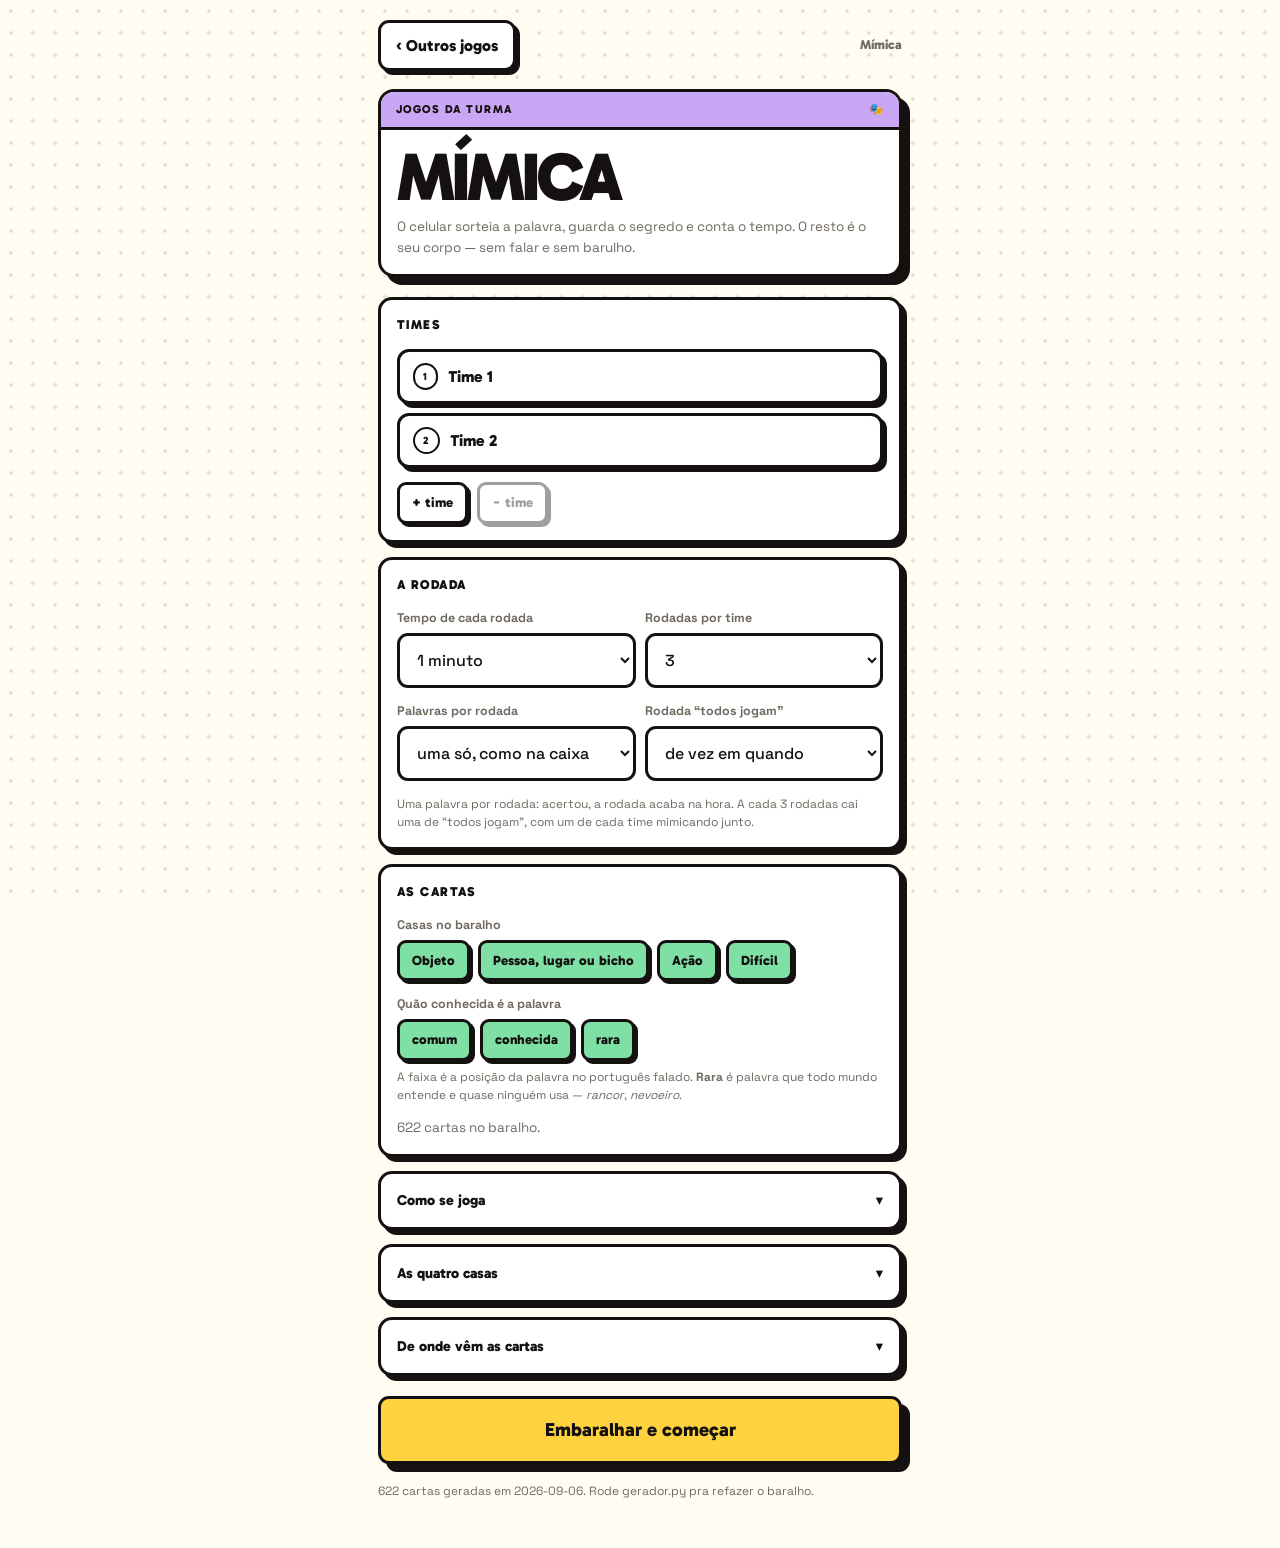
<file: mimica/index.html>
<!doctype html>
<html lang="pt-BR">
<head>
<meta charset="utf-8">
<meta name="viewport" content="width=device-width, initial-scale=1, viewport-fit=cover">
<title>Mímica — Jogos da Turma</title>
<meta name="description" content="Mostre a palavra sem falar e sem fazer barulho. O celular sorteia a carta, guarda o segredo e conta o tempo — o resto é o seu corpo.">
<meta name="theme-color" content="#C9A7F5">
<link rel="icon" href="data:image/svg+xml,%3Csvg xmlns='http://www.w3.org/2000/svg' viewBox='0 0 32 32'%3E%3Crect width='32' height='32' rx='6' fill='%23C9A7F5' stroke='%23141110' stroke-width='3'/%3E%3Ccircle cx='16' cy='9.5' r='3.4' fill='%23141110'/%3E%3Cpath d='M16 14v6M16 16l-5-3M16 16l5-3M16 20l-4 6M16 20l4 6' fill='none' stroke='%23141110' stroke-width='2.8' stroke-linecap='round'/%3E%3C/svg%3E">
<link rel="preconnect" href="https://fonts.googleapis.com">
<link rel="preconnect" href="https://fonts.gstatic.com" crossorigin>
<link href="https://fonts.googleapis.com/css2?family=Gabarito:wght@600;800;900&family=Space+Grotesk:wght@400;500;700&display=swap" rel="stylesheet">
<link rel="stylesheet" href="../comum.css">
<style>
/* Só o que é da Mímica. A base (cor, fonte, botão, painel, carta) está
   em ../comum.css — não duplique lá o que for específico deste jogo. */
.tela{display:none}.tela.on{display:block}

/* ------------------------------------------------------------ a carta */
.carta{--cor:var(--lilas)}
.carta.entra{animation:vira .32s cubic-bezier(.2,1.1,.3,1)}
@keyframes vira{from{opacity:0;transform:translateY(16px) scale(.96)}}
.palavra{font-family:var(--display);font-weight:900;font-size:clamp(40px,13vw,64px);
  line-height:.94;letter-spacing:-.045em;text-transform:uppercase;text-wrap:balance;
  text-align:center;margin:4px 0 0}
.sentido{text-align:center;color:var(--cinza);font-size:13px;line-height:1.45;
  margin-top:10px;text-wrap:balance}
.selo{display:inline-flex;align-items:center;justify-content:center;width:20px;height:20px;
  border:2.5px solid var(--preto);border-radius:6px;background:var(--branco);
  font-family:var(--display);font-weight:900;font-size:12px;line-height:1}

/* o lembrete do que não vale, à vista de quem faz a mímica */
.naovale{margin-top:14px;text-align:center;font-size:12px;font-weight:700;
  color:var(--cinza);letter-spacing:.02em}

/* ------------------------------------------------------------ segredo */
.segredo{text-align:center;padding:26px 16px}
.tampa{font-family:var(--display);font-weight:900;font-size:clamp(22px,6.5vw,30px);
  line-height:1.05;letter-spacing:-.03em;text-wrap:balance}
#mostrar{margin-top:18px}

/* ------------------------------------------------------------ relógio */
.relogio{display:flex;align-items:center;gap:11px;margin-bottom:14px}
.trilho{flex:1;height:19px;border:var(--b);border-radius:7px;background:var(--branco);
  overflow:hidden}
.suco{height:100%;background:var(--verde);width:100%;transition:background .3s}
.trilho.pouco .suco{background:var(--coral)}
.segundos{font-family:var(--display);font-weight:900;font-size:23px;
  font-variant-numeric:tabular-nums;min-width:46px;text-align:right}
.trilho.pouco+.segundos{animation:pulsa .6s infinite}
@keyframes pulsa{50%{opacity:.35}}

/* ------------------------------------------------------------ ações */
.acoes{display:grid;gap:9px;margin-top:16px}
.acoes .dupla{display:grid;grid-template-columns:1fr 1fr;gap:9px}
#acertou{width:100%;padding:19px;font-size:21px;background:var(--verde);
  box-shadow:var(--sombra-g)}
#acertou:hover{box-shadow:9px 9px 0 var(--preto)}
#acertou:active{transform:translate(8px,8px);box-shadow:0 0 0 var(--preto)}
#passar,#desistir{padding:15px;font-size:16px}

/* ------------------------------------------------------------ times */
.times{display:grid;gap:9px}
.time{display:flex;align-items:center;gap:10px;padding:11px 13px;border:var(--b);
  border-radius:12px;background:var(--branco);box-shadow:4px 4px 0 var(--preto)}
.time.vez{background:var(--lilas);transform:translate(-2px,-2px);
  box-shadow:6px 6px 0 var(--preto)}
.time .nome{font-family:var(--display);font-weight:800;font-size:16px;flex:1;min-width:0}
.time .placar{font-family:var(--display);font-weight:900;font-size:22px;
  font-variant-numeric:tabular-nums}
.time input{border:none;box-shadow:none;padding:0;background:none;font-family:var(--display);
  font-weight:800;font-size:16px;flex:1;min-width:0;width:auto}
.time input:focus{outline:none;box-shadow:inset 0 -3px 0 var(--preto)}
.papel{font-family:var(--display);font-weight:800;font-size:10.5px;letter-spacing:.11em;
  text-transform:uppercase;padding:4px 8px;border:2.5px solid var(--preto);border-radius:99px;
  background:var(--branco)}

/* ------------------------------------------------------------ resumo */
.jogadas{list-style:none;padding:0;display:grid;gap:9px;margin-top:14px}
.jogada{padding:11px 13px;border:2.5px solid var(--preto);border-radius:10px;
  background:var(--branco)}
.jogada.acerto{background:var(--verde)}
.jogada .cabeca{display:flex;align-items:center;gap:9px}
.jogada .qual{font-family:var(--display);font-weight:900;font-size:19px;flex:1;
  text-transform:uppercase;letter-spacing:-.02em}
.jogada .porque{font-size:12.5px;line-height:1.5;color:#4a443d;margin-top:7px}
.jogada .cadeia{font-weight:700}
.jogada a{color:#4a443d;font-size:12px;font-weight:700;white-space:nowrap}
.nota{margin-top:14px;padding:12px 14px;background:#FFF4CE;border:2.5px solid var(--preto);
  border-radius:10px;font-size:13px;line-height:1.5;font-weight:500}
.nota b{display:block;font-family:var(--display);font-weight:900;font-size:10.5px;
  letter-spacing:.13em;text-transform:uppercase;margin-bottom:5px}
.regras{font-size:13.5px;line-height:1.6;color:var(--cinza);margin-top:13px}
.regras li{margin-bottom:5px}
.regras strong{color:var(--preto)}
.regras a{color:var(--cinza)}
.casas-lista{list-style:none;padding:0;display:grid;gap:7px;margin-top:12px}
.casas-lista li{display:flex;gap:10px;align-items:center;font-size:13.5px;
  border:2.5px solid var(--preto);border-radius:9px;padding:8px 11px}

/* --------------------------------------- celular baixo: tudo à mão
   Na rodada os botões não podem ficar abaixo da dobra: quem faz a mímica está
   de pé, com o celular numa mão só, e aperta sem procurar. Em tela curta a
   carta encolhe. */
@media (max-height:800px){
  .palavra{font-size:clamp(34px,11vw,50px)}
  #tela-rodada .corpo{padding:14px 14px 13px}
  #acertou{padding:16px;font-size:19px}
  #passar,#desistir{padding:13px}
  .relogio{margin-bottom:11px}
  .acoes{margin-top:12px}
  .naovale{margin-top:11px}
}
@media (max-height:700px){
  #app.em-rodada .topo{display:none}
  .palavra{font-size:clamp(30px,10vw,42px)}
  .sentido{margin-top:7px;font-size:12.5px}
  .relogio{margin-bottom:9px}
  .acoes{margin-top:10px}
  .acoes .dupla{gap:8px}
  #tela-rodada .corpo{padding:12px 13px 11px}
}
</style>
</head>
<body>
<div id="app">

<div class="entre topo" style="margin-bottom:18px">
  <a class="botao mini" href="../">‹ Outros jogos</a>
  <span class="contador">Mímica</span>
</div>

<!-- =============================================================== SETUP -->
<section id="tela-setup" class="tela on">
  <div class="carta" style="margin-bottom:20px">
    <div class="faixa"><span>Jogos da Turma</span><span>🎭</span></div>
    <div class="corpo">
      <p class="marca" style="font-size:clamp(44px,14vw,68px)">MÍMICA</p>
      <p class="fraco" style="margin-top:11px">O celular sorteia a palavra, guarda o
        segredo e conta o tempo. O resto é o seu corpo — sem falar e sem barulho.</p>
    </div>
  </div>

  <div class="bloco pilha">
    <p class="rotulo">Times</p>
    <div class="times" id="lista-times"></div>
    <div class="linha">
      <button class="mini" id="mais-time">+ time</button>
      <button class="mini" id="menos-time">− time</button>
    </div>
  </div>

  <div class="bloco pilha" style="margin-top:14px">
    <p class="rotulo">A rodada</p>
    <div class="linha">
      <div style="flex:1;min-width:130px">
        <label for="tempo">Tempo de cada rodada</label>
        <select id="tempo">
          <option value="45">45 segundos</option>
          <option value="60" selected>1 minuto</option>
          <option value="90">1 min e meio</option>
        </select>
      </div>
      <div style="flex:1;min-width:130px">
        <label for="rodadas">Rodadas por time</label>
        <select id="rodadas">
          <option value="2">2</option>
          <option value="3" selected>3</option>
          <option value="4">4</option>
          <option value="5">5</option>
        </select>
      </div>
    </div>
    <div class="linha">
      <div style="flex:1;min-width:150px">
        <label for="modo">Palavras por rodada</label>
        <select id="modo">
          <option value="classico" selected>uma só, como na caixa</option>
          <option value="maratona">quantas der no tempo</option>
        </select>
      </div>
      <div style="flex:1;min-width:150px">
        <label for="todos">Rodada “todos jogam”</label>
        <select id="todos">
          <option value="0">nunca</option>
          <option value="3" selected>de vez em quando</option>
          <option value="2">bastante</option>
          <option value="1">toda rodada</option>
        </select>
      </div>
    </div>
    <p class="fraco" id="explica-rodada" style="font-size:12px"></p>
  </div>

  <div class="bloco pilha" style="margin-top:14px">
    <p class="rotulo">As cartas</p>
    <div>
      <label>Casas no baralho</label>
      <div class="chips" id="filtro-casa"></div>
    </div>
    <div>
      <label>Quão conhecida é a palavra</label>
      <div class="chips" id="filtro-raridade"></div>
      <p class="fraco" style="margin-top:7px;font-size:12px">A faixa é a posição da
        palavra no português falado. <b>Rara</b> é palavra que todo mundo entende e
        quase ninguém usa — <i>rancor</i>, <i>nevoeiro</i>.</p>
    </div>
    <p class="fraco" id="conta-cartas"></p>
  </div>

  <details class="bloco" style="margin-top:14px">
    <summary>Como se joga</summary>
    <ol class="regras">
      <li>O celular passa pra quem vai fazer a mímica. <strong>Só essa pessoa olha
        a palavra</strong> — a tela avisa antes de mostrar.</li>
      <li>Começou o tempo, ela mostra com o corpo e o time chuta à vontade.</li>
      <li><strong>Não vale falar</strong>, nem sussurrar, nem imitar som. Não vale
        apontar pra coisas ou pessoas da sala, nem soletrar e escrever letra no
        ar.</li>
      <li><strong>Vale</strong> pular, dançar, subir na cadeira e usar o que estiver
        no corpo. Vale mostrar nos dedos <strong>quantas sílabas</strong> a palavra
        tem.</li>
      <li>Acertou dentro do tempo, <strong>1 ponto</strong>.</li>
      <li>Na rodada <strong>todos jogam</strong>, um de cada time faz a mesma mímica
        ao mesmo tempo e o ponto vai pro primeiro time que acertar.</li>
      <li>Acaba quando todo time fez o mesmo número de mímicas. Ganha quem tiver
        mais pontos.</li>
      <li>A <strong>letra na faixa da carta</strong> é a casa: O de objeto, P de
        pessoa, lugar ou bicho, A de ação, D de difícil.</li>
    </ol>
    <p class="fraco" style="margin-top:12px;font-size:12px">Na caixa se anda num
      tabuleiro e a categoria sai da casa em que o peão está; aqui a categoria vem
      escrita na carta e o placar é de pontos. O resto é igual. Regras conferidas no
      <a href="https://blog.copag.com.br/a-copag/mestre-da-mimica" target="_blank" rel="noopener">guia
      da Copag</a> e na
      <a href="https://ludopedia.com.br/jogo/jogo-da-mimica" target="_blank" rel="noopener">ficha
      do Jogo da Mímica na Ludopedia</a>.</p>
  </details>

  <details class="bloco" style="margin-top:14px">
    <summary>As quatro casas</summary>
    <ul class="casas-lista" id="lista-casas"></ul>
    <p class="fraco" style="margin-top:12px;font-size:12px" id="casas-nota"></p>
  </details>

  <details class="bloco" style="margin-top:14px">
    <summary>De onde vêm as cartas</summary>
    <p class="regras" id="metodo"></p>
    <ul class="regras" id="fontes" style="padding-left:18px"></ul>
  </details>

  <button class="principal" id="comecar" style="margin-top:20px">Embaralhar e começar</button>
  <p class="fraco" style="margin-top:18px;font-size:12px" id="creditos"></p>
</section>

<!-- =============================================================== PASSA -->
<section id="tela-passa" class="tela">
  <div class="carta">
    <div class="faixa"><span id="passa-rodada"></span><span id="passa-tipo">Passa o celular</span></div>
    <div class="corpo" style="text-align:center">
      <p class="fraco" id="passa-antes">É a vez de</p>
      <p class="marca" id="passa-time" style="font-size:clamp(32px,9.5vw,44px);margin-top:6px"></p>
      <p class="fraco" style="margin-top:14px" id="passa-instrucao"></p>
    </div>
  </div>
  <div class="times" id="passa-placar" style="margin-top:16px"></div>
  <button class="principal" id="vai" style="margin-top:18px">Peguei o celular</button>
  <button class="mini" id="passa-sair" style="width:100%;margin-top:10px">Encerrar partida</button>
</section>

<!-- ============================================================= SEGREDO -->
<section id="tela-segredo" class="tela">
  <div class="carta">
    <div class="faixa"><span id="segredo-casa"></span><span id="segredo-quem"></span></div>
    <div class="corpo">
      <div class="segredo" id="tampa">
        <p class="tampa">Ninguém mais<br>pode ver a tela.</p>
        <p class="fraco" style="margin-top:12px" id="segredo-aviso"></p>
        <button class="principal" id="mostrar">Mostrar a palavra</button>
      </div>
      <div id="aberto" hidden>
        <p class="palavra" id="segredo-palavra"></p>
        <p class="sentido" id="segredo-sentido"></p>
      </div>
    </div>
  </div>
  <button class="principal" id="vai-mimica" hidden style="margin-top:18px">Começar a mímica</button>
  <p class="fraco" id="segredo-pe" hidden style="margin-top:12px;font-size:12px;text-align:center">
    Levante e chame o time antes de apertar — o tempo começa na hora.</p>
</section>

<!-- ============================================================== RODADA -->
<section id="tela-rodada" class="tela">
  <div class="relogio">
    <div class="trilho" id="trilho"><div class="suco" id="suco"></div></div>
    <span class="segundos" id="segundos">60</span>
  </div>

  <div class="carta" id="carta">
    <div class="faixa"><span id="carta-casa"></span><span id="carta-conta"></span></div>
    <div class="corpo">
      <p class="palavra" id="palavra"></p>
      <p class="sentido" id="sentido"></p>
      <p class="naovale">sem falar · sem som · sem apontar · sem soletrar</p>
    </div>
  </div>

  <div class="acoes">
    <button id="acertou">Acertou</button>
    <div class="dupla">
      <button id="passar">Trocar a palavra</button>
      <button id="desistir" class="perigo">Desistir</button>
    </div>
  </div>
</section>

<!-- ============================================================== RESUMO -->
<section id="tela-resumo" class="tela">
  <div class="carta">
    <div class="faixa"><span id="resumo-time"></span><span>Fim da rodada</span></div>
    <div class="corpo">
      <p class="marca" id="resumo-placar" style="font-size:clamp(28px,8.5vw,40px)"></p>
      <p class="fraco" id="resumo-conta" style="margin-top:10px"></p>
      <div id="quem-acertou" hidden style="margin-top:14px">
        <p class="rotulo" style="margin-bottom:9px">Qual time acertou?</p>
        <div class="times" id="botoes-time"></div>
      </div>
      <ul class="jogadas" id="jogadas"></ul>
      <p class="nota" id="resumo-nota" hidden></p>
    </div>
  </div>
  <div class="times" id="resumo-geral" style="margin-top:16px"></div>
  <button class="principal" id="proximo" style="margin-top:18px">Passar o celular</button>
</section>

<!-- ================================================================= FIM -->
<section id="tela-fim" class="tela">
  <div class="carta">
    <div class="faixa"><span>Acabou</span><span>🎭</span></div>
    <div class="corpo" style="text-align:center">
      <p class="marca" id="fim-titulo" style="font-size:clamp(30px,9.5vw,44px)"></p>
      <p class="fraco" id="fim-sub" style="margin-top:10px"></p>
    </div>
  </div>
  <div class="times" id="fim-placar" style="margin-top:16px"></div>
  <button class="principal" id="revanche" style="margin-top:18px">Jogar de novo</button>
  <button class="mini" id="fim-setup" style="width:100%;margin-top:10px">Mudar times e opções</button>
</section>

</div>

<script>
const $ = s => document.querySelector(s);
const $$ = s => [...document.querySelectorAll(s)];
const RARIDADES = ["comum", "conhecida", "rara"];

let BANCO = null;
const CASA = {};          // id da casa -> ficha da casa, preenchido ao carregar
const J = {
  times: [{nome:"Time 1", pontos:0}, {nome:"Time 2", pontos:0}],
  tempo: 60, rodadas: 3, modo: "classico", todos: 3,
  casas: new Set(), raridades: new Set(RARIDADES),
  vez: 0, rodada: 1, baralho: [], i: 0, log: [], carta: null,
  raf: 0, avisou: false, trava: null, todosJogam: false, pendente: null,
};

/* ------------------------------------------------------------- telas */
function tela(id){
  $$(".tela").forEach(t => t.classList.toggle("on", t.id === "tela-" + id));
  $("#app").classList.toggle("em-rodada", id === "rodada");
  window.scrollTo(0, 0);
}

/* ------------------------------------------------------------- som */
let AC = null;
function bip(hz, ms){
  try{
    AC = AC || new (window.AudioContext || window.webkitAudioContext)();
    const o = AC.createOscillator(), g = AC.createGain();
    o.type = "square"; o.frequency.value = hz;
    g.gain.setValueAtTime(0.06, AC.currentTime);
    g.gain.exponentialRampToValueAtTime(0.0001, AC.currentTime + ms/1000);
    o.connect(g); g.connect(AC.destination);
    o.start(); o.stop(AC.currentTime + ms/1000);
  }catch(e){}
}
function tremer(p){ try{ navigator.vibrate && navigator.vibrate(p); }catch(e){} }

/* ------------------------------------------------------------- setup */
function desenhaTimes(){
  const box = $("#lista-times");
  box.innerHTML = "";
  J.times.forEach((t, i) => {
    const el = document.createElement("div");
    el.className = "time";
    el.innerHTML = `<span class="papel">${i+1}</span>`;
    const inp = document.createElement("input");
    inp.value = t.nome; inp.maxLength = 18;
    inp.setAttribute("aria-label", "nome do time " + (i+1));
    inp.oninput = () => { t.nome = inp.value.trim() || ("Time " + (i+1)); };
    el.appendChild(inp);
    box.appendChild(el);
  });
  $("#mais-time").disabled = J.times.length >= 4;
  $("#menos-time").disabled = J.times.length <= 2;
}

/* Quem senta na mesa precisa saber, antes de começar, como a rodada anda. */
function explicaRodada(){
  const modo = $("#modo").value === "classico"
    ? "Uma palavra por rodada: acertou, a rodada acaba na hora."
    : "Sorteia palavra atrás de palavra até o tempo acabar, e cada acerto vale 1.";
  const n = +$("#todos").value;
  const todos = n === 0 ? "Nunca cai rodada com todo mundo mimicando junto."
    : n === 1 ? "Toda rodada é “todos jogam”: um de cada time faz a mímica junto."
    : `A cada ${n} rodadas cai uma de “todos jogam”, com um de cada time mimicando junto.`;
  $("#explica-rodada").textContent = modo + " " + todos;
}

function chips(box, valores, conjunto, rotulo){
  box.innerHTML = "";
  valores.forEach(v => {
    const b = document.createElement("button");
    b.className = "mini" + (conjunto.has(v) ? " on" : "");
    b.textContent = rotulo(v);
    b.onclick = () => {
      if (conjunto.has(v)) { if (conjunto.size > 1) conjunto.delete(v); }
      else conjunto.add(v);
      desenhaFiltros(); contaCartas();
    };
    box.appendChild(b);
  });
}
function desenhaFiltros(){
  chips($("#filtro-casa"), BANCO.casas.map(c => c.id), J.casas, id => CASA[id].nome);
  chips($("#filtro-raridade"), RARIDADES, J.raridades, v => v);
}

function disponiveis(){
  return BANCO.cartas.filter(c => J.casas.has(c.casa) && J.raridades.has(c.raridade));
}
function contaCartas(){
  const n = disponiveis().length;
  $("#conta-cartas").textContent = `${n} carta${n === 1 ? "" : "s"} no baralho.`;
  $("#comecar").disabled = n < 4;
}

/* ------------------------------------------------------------- partida */
function embaralha(a){
  for (let i = a.length - 1; i > 0; i--){
    const j = Math.floor(Math.random() * (i + 1));
    [a[i], a[j]] = [a[j], a[i]];
  }
  return a;
}

function comecar(){
  J.tempo = +$("#tempo").value;
  J.rodadas = +$("#rodadas").value;
  J.modo = $("#modo").value;
  J.todos = +$("#todos").value;
  J.times.forEach(t => t.pontos = 0);
  J.baralho = embaralha(disponiveis().slice());
  J.i = 0; J.vez = 0; J.rodada = 1;
  telaPassa();
}

/* a que altura da partida estamos, contando rodada de todo mundo */
function numeroDaVez(){ return (J.rodada - 1) * J.times.length + J.vez + 1; }
function ehTodosJogam(){ return J.todos > 0 && numeroDaVez() % J.todos === 0; }

function placar(box, marcarVez){
  box.innerHTML = "";
  J.times.forEach((t, i) => {
    const el = document.createElement("div");
    el.className = "time" + (marcarVez && i === J.vez && !J.todosJogam ? " vez" : "");
    const papel = marcarVez && (J.todosJogam || i === J.vez) ? "mímica" : "";
    el.innerHTML = `<span class="nome">${t.nome}</span>` +
      (papel ? `<span class="papel">${papel}</span>` : "") +
      `<span class="placar">${t.pontos}</span>`;
    box.appendChild(el);
  });
}

function telaPassa(){
  J.todosJogam = ehTodosJogam();
  const time = J.times[J.vez];
  $("#passa-rodada").textContent = `Rodada ${J.rodada} de ${J.rodadas}`;
  $("#passa-tipo").textContent = J.todosJogam ? "Todos jogam" : "Passa o celular";
  if (J.todosJogam){
    $("#passa-antes").textContent = "Nesta rodada";
    $("#passa-time").textContent = "TODOS JOGAM";
    $("#passa-instrucao").innerHTML =
      "Um de cada time se levanta. Todos vão fazer <b>a mesma mímica ao mesmo " +
      "tempo</b>, e o ponto é do primeiro time que acertar. Junta quem vai mimicar " +
      "pra ver a tela — mais ninguém.";
    $("#vai").textContent = "Somos nós que vamos mimicar";
  } else {
    $("#passa-antes").textContent = "É a vez de";
    $("#passa-time").textContent = time.nome;
    $("#passa-instrucao").innerHTML =
      `Uma pessoa do <b>${time.nome}</b> pega o celular e se levanta. ` +
      "O resto do time vai chutar — e ninguém mais pode ver a tela.";
    $("#vai").textContent = "Peguei o celular";
  }
  placar($("#passa-placar"), true);
  tela("passa");
}

/* ------------------------------------------------------------- segredo */
function telaSegredo(){
  const c = J.baralho[J.i];
  if (!c){ fimDeJogo("o baralho acabou"); return; }
  $("#segredo-casa").innerHTML = selo(c) + " " + CASA[c.casa].nome;
  $("#segredo-quem").textContent = J.todosJogam ? "Todos jogam" : J.times[J.vez].nome;
  $("#segredo-aviso").textContent = J.todosJogam
    ? "Só quem vai mimicar — um de cada time — pode olhar."
    : "Só quem vai fazer a mímica pode olhar.";
  $("#tampa").hidden = false;
  $("#aberto").hidden = true;
  $("#vai-mimica").hidden = true;
  $("#segredo-pe").hidden = true;
  tela("segredo");
}

function mostraPalavra(){
  const c = J.baralho[J.i];
  $("#segredo-palavra").textContent = c.palavra;
  $("#segredo-sentido").textContent = c.sentido || "";
  $("#segredo-sentido").hidden = !c.sentido;
  $("#tampa").hidden = true;
  $("#aberto").hidden = false;
  $("#vai-mimica").hidden = false;
  $("#segredo-pe").hidden = false;
  $("#vai-mimica").textContent = `Começar a mímica · ${J.tempo}s`;
  bip(660, 80);
}

function selo(c){
  return `<span class="selo" style="background:${CASA[c.casa].cor}">${CASA[c.casa].letra}</span>`;
}

/* ------------------------------------------------------------- rodada */
async function segurarTela(){
  try{ J.trava = await navigator.wakeLock.request("screen"); }catch(e){}
}
function soltarTela(){
  try{ J.trava && J.trava.release(); }catch(e){}
  J.trava = null;
}

function iniciaRodada(){
  J.log = []; J.avisou = false;
  bip(880, 90);
  segurarTela();
  mostraCarta();
  tela("rodada");
  // Uma rodada só é uma passagem de tempo: guardamos o instante do início e
  // perguntamos as horas a cada quadro. Timer de setInterval atrasa.
  const inicio = performance.now(), dur = J.tempo * 1000;
  const passo = agora => {
    const resta = Math.max(0, dur - (agora - inicio));
    $("#segundos").textContent = Math.ceil(resta / 1000);
    $("#suco").style.width = (resta / dur * 100) + "%";
    $("#trilho").classList.toggle("pouco", resta <= 10000);
    if (resta <= 10000 && !J.avisou){ J.avisou = true; bip(440, 120); tremer(60); }
    if (resta <= 0){ fimRodada("o tempo acabou"); return; }
    J.raf = requestAnimationFrame(passo);
  };
  J.raf = requestAnimationFrame(passo);
}

function mostraCarta(){
  const c = J.baralho[J.i];
  if (!c){ fimRodada("o baralho acabou"); return; }
  J.carta = c;
  $("#palavra").textContent = c.palavra;
  $("#sentido").textContent = c.sentido || "";
  $("#sentido").hidden = !c.sentido;
  $("#carta-casa").innerHTML = selo(c) + " " + CASA[c.casa].nome;
  $("#carta-conta").textContent = J.modo === "maratona"
    ? J.log.filter(l => l.tipo === "acerto").length + " no papo"
    : c.raridade;
  // Em clássico a rodada é de uma palavra só: trocar seria ganhar outra chance.
  $("#passar").hidden = J.modo !== "maratona";
  $("#tela-rodada .dupla").style.gridTemplateColumns =
    J.modo === "maratona" ? "1fr 1fr" : "1fr";
  const carta = $("#carta");
  carta.classList.remove("entra");
  void carta.offsetWidth;
  carta.classList.add("entra");
}

function acao(tipo){
  if (!J.carta) return;
  J.log.push({carta: J.carta, tipo});
  J.i++;
  J.carta = null;          // a carta saiu do monte; quem repõe é mostraCarta
  if (tipo === "acerto"){ bip(1046, 70); tremer(25); }
  else { bip(200, 160); tremer([40, 50, 40]); }
  if (J.modo === "classico" && tipo === "acerto"){ fimRodada("acertaram"); return; }
  mostraCarta();
}

function fimRodada(porque){
  cancelAnimationFrame(J.raf);
  soltarTela();
  // Carta que ficou na tela quando o tempo acabou também sai do monte: no jogo
  // de caixa ela vai pro descarte, e repeti-la na rodada seguinte seria colar.
  if (J.carta){ J.log.push({carta: J.carta, tipo: "nada"}); J.i++; J.carta = null; }
  bip(300, 320); tremer([90, 60, 90]);

  const acertos = J.log.filter(l => l.tipo === "acerto").length;
  const time = J.times[J.vez];

  // Na rodada "todos jogam" o ponto é de quem acertar primeiro, e só a mesa
  // sabe quem foi: o placar espera a resposta.
  J.pendente = (J.todosJogam && acertos > 0) ? acertos : null;
  if (!J.todosJogam) time.pontos += acertos;

  $("#resumo-time").textContent = J.todosJogam ? "Todos jogam" : time.nome;
  $("#resumo-placar").textContent = acertos === 0 ? "Ninguém acertou"
    : acertos + (acertos === 1 ? " acerto" : " acertos");
  $("#resumo-conta").textContent =
    porque[0].toUpperCase() + porque.slice(1) + "." +
    (acertos === 0 ? " A palavra era essa:" : "");

  $("#quem-acertou").hidden = J.pendente === null;
  if (J.pendente !== null) desenhaBotoesTime();

  const ul = $("#jogadas");
  ul.innerHTML = "";
  J.log.forEach(l => ul.appendChild(linhaJogada(l)));

  $("#resumo-nota").hidden = false;
  $("#resumo-nota").innerHTML = "<b>Discordou da casa?</b>" +
    "A casa da carta é o arquivo em que a WordNet guarda aquele sentido, e a " +
    "cadeia acima é o caminho até ele. O link abre o verbete no Wikcionário.";

  placar($("#resumo-geral"), false);
  $("#proximo").disabled = J.pendente !== null;
  $("#proximo").textContent = ultimaRodada() ? "Ver o resultado" : "Passar o celular";
  tela("resumo");
}

function linhaJogada(l){
  const c = l.carta;
  const li = document.createElement("li");
  li.className = "jogada" + (l.tipo === "acerto" ? " acerto" : "");
  const marca = l.tipo === "acerto" ? "✓" : l.tipo === "pulo" ? "→" : "✕";
  const cadeia = c.cadeia.length > 1
    ? `<span class="cadeia">${c.cadeia.join(" → ")}</span>. ` : "";
  const arq = BANCO.arquivos[c.arquivo] || c.arquivo;
  li.innerHTML =
    `<div class="cabeca"><span>${marca}</span>${selo(c)}` +
    `<span class="qual">${c.palavra}</span>` +
    `<a href="${c.url}" target="_blank" rel="noopener">conferir ↗</a></div>` +
    `<p class="porque">${cadeia}A WordNet guarda essa palavra em ` +
    `<b>${c.arquivo}</b> — ${arq} — e é daí que sai a casa ` +
    `${CASA[c.casa].nome.toLowerCase()}.` +
    (c.sentido ? ` <i>${c.sentido}</i> — ${c.sentido_de}.` : "") + `</p>`;
  return li;
}

function desenhaBotoesTime(){
  const box = $("#botoes-time");
  box.innerHTML = "";
  J.times.forEach((t, i) => {
    const b = document.createElement("button");
    b.className = "time";
    b.style.cursor = "pointer";
    b.innerHTML = `<span class="nome">${t.nome}</span><span class="papel">+${J.pendente}</span>`;
    b.onclick = () => {
      t.pontos += J.pendente;
      J.pendente = null;
      $("#quem-acertou").hidden = true;
      $("#proximo").disabled = false;
      placar($("#resumo-geral"), false);
      bip(880, 70);
    };
    box.appendChild(b);
  });
}

function ultimaRodada(){
  return J.i >= J.baralho.length ||
         (J.rodada >= J.rodadas && J.vez >= J.times.length - 1);
}

function proximo(){
  if (J.i >= J.baralho.length){ fimDeJogo("o baralho acabou"); return; }
  J.vez++;
  if (J.vez >= J.times.length){ J.vez = 0; J.rodada++; }
  if (J.rodada > J.rodadas){ fimDeJogo("todo time fez " + J.rodadas + " mímicas"); return; }
  telaPassa();
}

function fimDeJogo(porque){
  cancelAnimationFrame(J.raf);
  soltarTela();
  const ordem = J.times.slice().sort((a, b) => b.pontos - a.pontos);
  const topo = ordem[0].pontos;
  const campeoes = ordem.filter(t => t.pontos === topo);
  $("#fim-titulo").textContent = campeoes.length > 1 ? "Empate" : campeoes[0].nome + " ganhou";
  const nomes = campeoes.map(t => t.nome);
  $("#fim-sub").textContent = campeoes.length > 1
    ? `${nomes.slice(0, -1).join(", ")} e ${nomes.at(-1)} terminaram com ${topo} — ${porque}.`
    : `${topo} ponto${topo === 1 ? "" : "s"} — ${porque}.`;
  const box = $("#fim-placar");
  box.innerHTML = "";
  ordem.forEach((t, i) => {
    const el = document.createElement("div");
    el.className = "time" + (t.pontos === topo ? " vez" : "");
    el.innerHTML = `<span class="papel">${i+1}º</span><span class="nome">${t.nome}</span>` +
                   `<span class="placar">${t.pontos}</span>`;
    box.appendChild(el);
  });
  tela("fim");
}

/* ------------------------------------------------------------- ligar tudo */
$("#mais-time").onclick = () => {
  if (J.times.length < 4){ J.times.push({nome: "Time " + (J.times.length+1), pontos: 0}); desenhaTimes(); }
};
$("#menos-time").onclick = () => {
  if (J.times.length > 2){ J.times.pop(); desenhaTimes(); }
};
$("#modo").onchange = explicaRodada;
$("#todos").onchange = explicaRodada;
$("#comecar").onclick = comecar;
$("#vai").onclick = telaSegredo;
$("#mostrar").onclick = mostraPalavra;
$("#vai-mimica").onclick = iniciaRodada;
$("#acertou").onclick = () => acao("acerto");
$("#passar").onclick = () => acao("pulo");
$("#desistir").onclick = () => fimRodada("o time desistiu");
$("#proximo").onclick = proximo;
$("#passa-sair").onclick = () => fimDeJogo("a partida foi encerrada");
$("#revanche").onclick = comecar;
$("#fim-setup").onclick = () => tela("setup");

/* ------------------------------------------------------------- carregar */
fetch("banco.json")
  .then(r => r.json())
  .then(b => {
    BANCO = b;
    b.casas.forEach(c => { CASA[c.id] = c; J.casas.add(c.id); });
    $("#lista-casas").innerHTML = b.casas.map(c =>
      `<li><span class="selo" style="background:${c.cor}">${c.letra}</span>` +
      `<span><b>${c.nome}</b> — ${c.o_que_e}</span></li>`).join("");
    $("#casas-nota").textContent =
      "A casa sai do arquivo temático em que a WordNet de Princeton guarda o sentido " +
      "da palavra, e cada carta mostra a cadeia que leva até lá. É por isso que rio e " +
      "montanha caem em Objeto: a WordNet os guarda como objetos naturais, não como lugares.";
    $("#metodo").textContent = b.metodo;
    $("#fontes").innerHTML = b.fontes.map(f =>
      `<li><a href="${f.url}" target="_blank" rel="noopener"><strong>${f.nome}</strong></a>` +
      ` — ${f.papel}. <span style="opacity:.75">${f.licenca}</span></li>`).join("");
    $("#creditos").textContent =
      `${b.cartas.length} cartas geradas em ${b.gerado_em}. Rode gerador.py pra refazer o baralho.`;
    desenhaTimes(); desenhaFiltros(); contaCartas(); explicaRodada();
  })
  .catch(() => {
    $("#conta-cartas").textContent =
      "Não deu pra ler o banco.json. Sirva a pasta por HTTP (python3 -m http.server).";
    $("#comecar").disabled = true;
  });
</script>
</body>
</html>
</file>
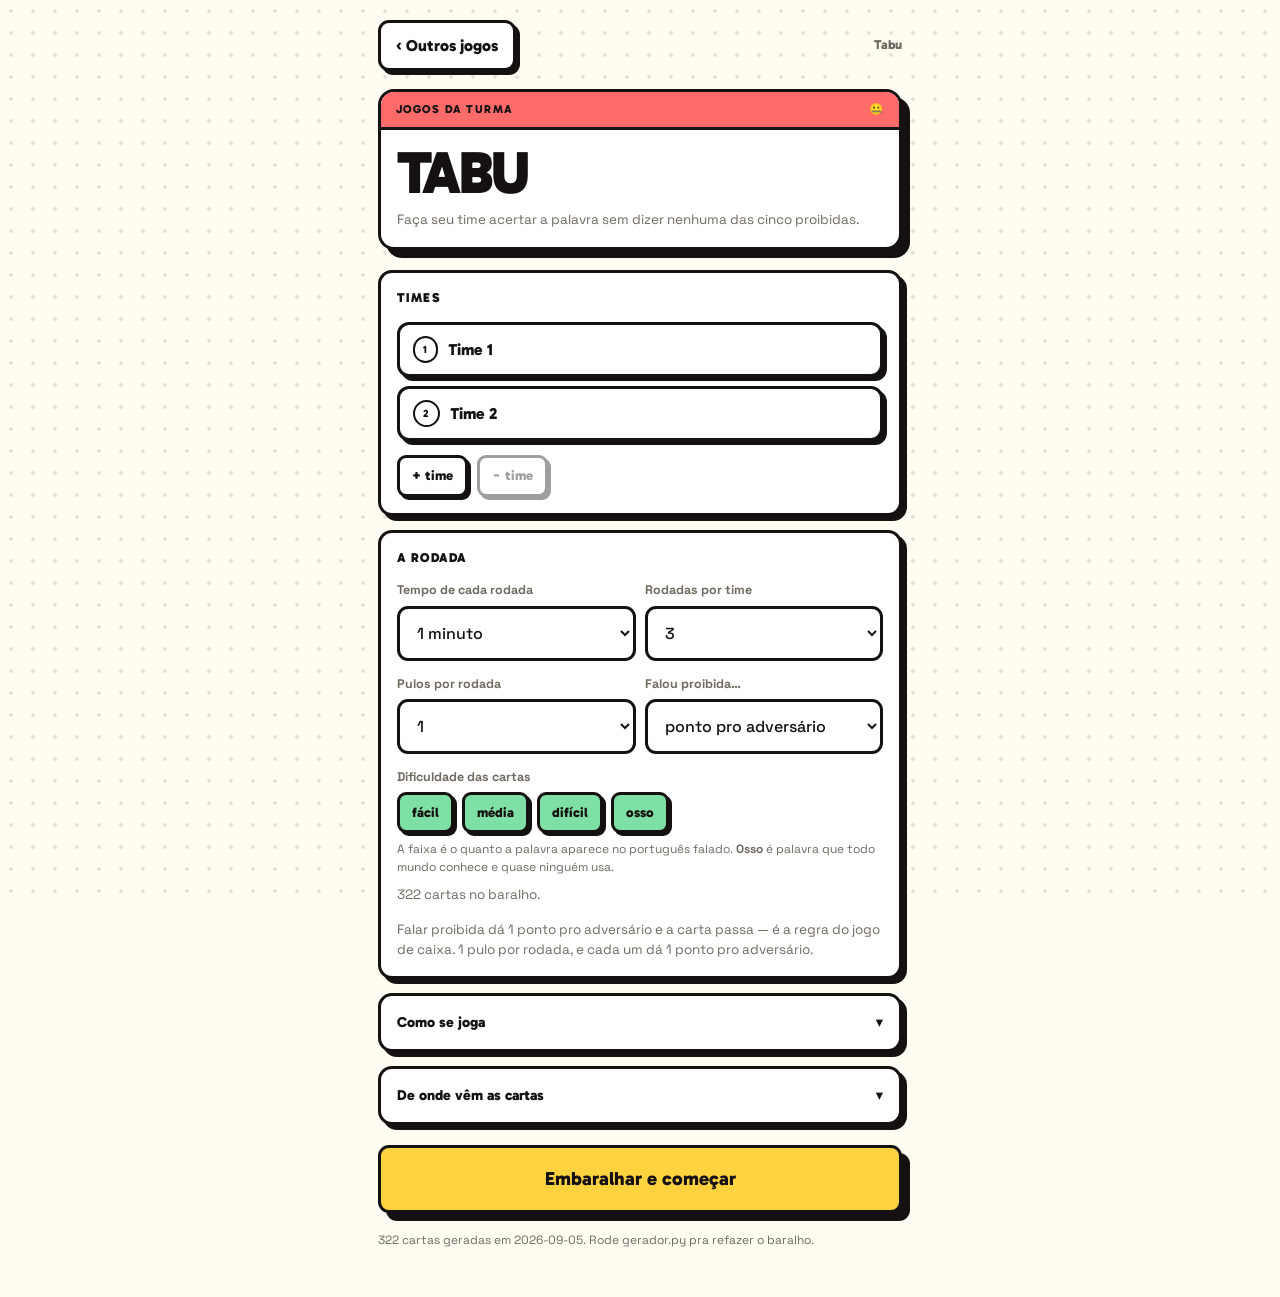
<file: tabu/index.html>
<!doctype html>
<html lang="pt-BR">
<head>
<meta charset="utf-8">
<meta name="viewport" content="width=device-width, initial-scale=1, viewport-fit=cover">
<title>Tabu — Jogos da Turma</title>
<meta name="description" content="Faça seu time acertar a palavra sem dizer as cinco proibidas. As proibidas saem do artigo da Wikipédia sobre cada palavra.">
<meta name="theme-color" content="#FF6B6B">
<link rel="icon" href="data:image/svg+xml,%3Csvg xmlns='http://www.w3.org/2000/svg' viewBox='0 0 32 32'%3E%3Crect width='32' height='32' rx='6' fill='%23FF6B6B' stroke='%23141110' stroke-width='3'/%3E%3Crect x='6' y='13' width='20' height='6' rx='1.5' fill='%23141110'/%3E%3C/svg%3E">
<link rel="preconnect" href="https://fonts.googleapis.com">
<link rel="preconnect" href="https://fonts.gstatic.com" crossorigin>
<link href="https://fonts.googleapis.com/css2?family=Gabarito:wght@600;800;900&family=Space+Grotesk:wght@400;500;700&display=swap" rel="stylesheet">
<link rel="stylesheet" href="../comum.css">
<style>
/* Só o que é do Tabu. A base (cor, fonte, botão, painel, aviso, carta) está
   em ../comum.css — não duplique lá o que for específico deste jogo. */
.tela{display:none}.tela.on{display:block}

/* ----------------------------------------------------------- a carta */
.carta{--cor:var(--coral)}
.carta.entra{animation:vira .32s cubic-bezier(.2,1.1,.3,1)}
@keyframes vira{from{opacity:0;transform:translateY(16px) scale(.96)}}
.palavra{font-family:var(--display);font-weight:900;font-size:clamp(38px,12vw,58px);
  line-height:.94;letter-spacing:-.04em;text-transform:uppercase;text-wrap:balance;
  text-align:center;margin:6px 0 0}
.sentido{text-align:center;color:var(--cinza);font-size:12.5px;line-height:1.4;
  margin-top:9px;text-wrap:balance}
.proibidas{list-style:none;padding:0;margin:16px 0 0;display:grid;gap:6px}
.proibidas li{display:flex;align-items:center;gap:10px;padding:9px 12px;
  border:2.5px solid var(--preto);border-radius:9px;background:#FFECEC;
  font-family:var(--display);font-weight:800;font-size:17px;letter-spacing:-.01em}
.proibidas li::before{content:"";flex:0 0 auto;width:17px;height:5px;border-radius:2px;
  background:var(--preto)}
/* ponto = essa proibida também aparece no artigo da Wikipédia que a carta linka */
.proibidas li.confere::after{content:"";flex:0 0 auto;margin-left:auto;width:7px;height:7px;
  border-radius:50%;background:var(--preto);opacity:.32}

/* ----------------------------------------------------------- relógio */
.relogio{display:flex;align-items:center;gap:11px;margin-bottom:14px}
.trilho{flex:1;height:19px;border:var(--b);border-radius:7px;background:var(--branco);
  overflow:hidden}
.suco{height:100%;background:var(--verde);width:100%;transition:background .3s}
.trilho.pouco .suco{background:var(--coral)}
.segundos{font-family:var(--display);font-weight:900;font-size:23px;
  font-variant-numeric:tabular-nums;min-width:46px;text-align:right}
.trilho.pouco+.segundos{animation:pulsa .6s infinite}
@keyframes pulsa{50%{opacity:.35}}

/* ----------------------------------------------------------- ações */
.acoes{display:grid;gap:9px;margin-top:16px}
.acoes .dupla{display:grid;grid-template-columns:1fr 1fr;gap:9px}
#acertou{width:100%;padding:19px;font-size:21px;background:var(--verde);
  box-shadow:var(--sombra-g)}
#acertou:hover{box-shadow:9px 9px 0 var(--preto)}
#acertou:active{transform:translate(8px,8px);box-shadow:0 0 0 var(--preto)}
#tabu{background:var(--coral);padding:15px;font-size:16px}
#pulou{padding:15px;font-size:16px}

/* ----------------------------------------------------------- times */
.times{display:grid;gap:9px}
.time{display:flex;align-items:center;gap:10px;padding:11px 13px;border:var(--b);
  border-radius:12px;background:var(--branco);box-shadow:4px 4px 0 var(--preto)}
.time.vez{background:var(--coral);transform:translate(-2px,-2px);
  box-shadow:6px 6px 0 var(--preto)}
.time.vigia{background:var(--lilas)}
.time .nome{font-family:var(--display);font-weight:800;font-size:16px;flex:1;min-width:0}
.time .placar{font-family:var(--display);font-weight:900;font-size:22px;
  font-variant-numeric:tabular-nums}
.time input{border:none;box-shadow:none;padding:0;background:none;font-family:var(--display);
  font-weight:800;font-size:16px;flex:1;min-width:0;width:auto}
.time input:focus{outline:none;box-shadow:inset 0 -3px 0 var(--preto)}
.papel{font-family:var(--display);font-weight:800;font-size:10.5px;letter-spacing:.11em;
  text-transform:uppercase;padding:4px 8px;border:2.5px solid var(--preto);border-radius:99px;
  background:var(--branco)}

/* ----------------------------------------------------------- resumo */
.jogadas{list-style:none;padding:0;display:grid;gap:6px;margin-top:13px}
.jogada{display:flex;gap:10px;align-items:baseline;padding:9px 12px;
  border:2.5px solid var(--preto);border-radius:9px;background:var(--branco);font-size:15px}
.jogada.acerto{background:var(--verde)}
.jogada.tabu{background:var(--coral)}
.jogada .qual{font-family:var(--display);font-weight:800;flex:1}
.jogada a{color:var(--cinza);font-size:12px;font-weight:700;text-decoration:none;
  white-space:nowrap;border-bottom:2px solid rgba(20,17,16,.25)}
.nota{margin-top:14px;padding:12px 14px;background:#FFF4CE;border:2.5px solid var(--preto);
  border-radius:10px;font-size:13px;line-height:1.5;font-weight:500}
.nota b{display:block;font-family:var(--display);font-weight:900;font-size:10.5px;
  letter-spacing:.13em;text-transform:uppercase;margin-bottom:5px}
.regras{font-size:13.5px;line-height:1.6;color:var(--cinza);margin-top:13px}
.regras li{margin-bottom:5px}
.regras strong{color:var(--preto)}
.regras a{color:var(--cinza)}

/* ------------------------------------------- celular baixo: tudo à mão
   Na rodada, os três botões não podem ficar abaixo da dobra — quem descreve
   aperta com o polegar sem olhar. Em tela curta a carta encolhe, não rola. */
@media (max-height:800px){
  .palavra{font-size:clamp(32px,10.5vw,46px)}
  .sentido{margin-top:7px}
  .proibidas{gap:5px;margin-top:12px}
  .proibidas li{padding:7px 11px;font-size:16px}
  #tela-rodada .corpo{padding:14px 14px 13px}
  #acertou{padding:16px;font-size:19px}
  #tabu,#pulou{padding:13px}
  .relogio{margin-bottom:11px}
  .acoes{margin-top:12px}
}
/* Tela bem curta (iPhone SE): durante a rodada o cabeçalho sai da frente.
   Ninguém volta pra base no meio de um cronômetro — sai sozinho no fim. */
@media (max-height:700px){
  #app.em-rodada .topo{display:none}
  .proibidas li{font-size:15px;padding:6px 10px}
  .palavra{font-size:clamp(30px,9.5vw,40px)}
  .relogio{margin-bottom:9px}
  .acoes{margin-top:10px}
  .acoes .dupla{gap:8px}
  #tela-rodada .corpo{padding:12px 13px 11px}
  .sentido{margin-top:6px}
}
@media (max-height:600px){
  .proibidas li{font-size:14px;padding:5px 9px}
  .proibidas{gap:4px;margin-top:10px}
  #acertou{padding:13px;font-size:17px}
}
</style>
</head>
<body>
<div id="app">

<div class="entre topo" style="margin-bottom:18px">
  <a class="botao mini" href="../">‹ Outros jogos</a>
  <span class="contador">Tabu</span>
</div>

<!-- =============================================================== SETUP -->
<section id="tela-setup" class="tela on">
  <div class="carta" style="margin-bottom:20px">
    <div class="faixa"><span>Jogos da Turma</span><span>🤐</span></div>
    <div class="corpo">
      <p class="marca" style="font-size:clamp(42px,13vw,60px)">TABU</p>
      <p class="fraco" style="margin-top:11px">Faça seu time acertar a palavra
        sem dizer nenhuma das cinco proibidas.</p>
    </div>
  </div>

  <div class="bloco pilha">
    <p class="rotulo">Times</p>
    <div class="times" id="lista-times"></div>
    <div class="linha">
      <button class="mini" id="mais-time">+ time</button>
      <button class="mini" id="menos-time">− time</button>
    </div>
  </div>

  <div class="bloco pilha" style="margin-top:14px">
    <p class="rotulo">A rodada</p>
    <div class="linha">
      <div style="flex:1;min-width:130px">
        <label for="tempo">Tempo de cada rodada</label>
        <select id="tempo">
          <option value="45">45 segundos</option>
          <option value="60" selected>1 minuto</option>
          <option value="90">1 min e meio</option>
        </select>
      </div>
      <div style="flex:1;min-width:130px">
        <label for="rodadas">Rodadas por time</label>
        <select id="rodadas">
          <option value="2">2</option>
          <option value="3" selected>3</option>
          <option value="4">4</option>
          <option value="5">5</option>
        </select>
      </div>
    </div>
    <div class="linha">
      <div style="flex:1;min-width:120px">
        <label for="pulos">Pulos por rodada</label>
        <select id="pulos">
          <option value="0">nenhum</option>
          <option value="1" selected>1</option>
          <option value="2">2</option>
          <option value="3">3</option>
          <option value="-1">sem limite</option>
        </select>
      </div>
      <div style="flex:1;min-width:160px">
        <label for="castigo">Falou proibida…</label>
        <select id="castigo">
          <option value="ponto" selected>ponto pro adversário</option>
          <option value="passa">só passa a carta</option>
          <option value="fim">acaba a rodada</option>
        </select>
      </div>
    </div>
    <div>
      <label>Dificuldade das cartas</label>
      <div class="chips" id="filtro-dif"></div>
      <p class="fraco" style="margin-top:7px;font-size:12px">A faixa é o quanto a
        palavra aparece no português falado. <b>Osso</b> é palavra que todo mundo
        conhece e quase ninguém usa.</p>
      <p class="fraco" id="conta-cartas" style="margin-top:9px"></p>
    </div>
    <p class="fraco" id="regra-erro"></p>
  </div>

  <details class="bloco" style="margin-top:14px">
    <summary>Como se joga</summary>
    <ol class="regras">
      <li><strong>Quem descreve</strong> pega o celular e tenta fazer o próprio time
        falar a palavra grande da tela.</li>
      <li><strong>Quem vigia</strong> é do time seguinte: fica olhando a mesma tela pra
        pegar quem falar proibida. É o papel da campainha no jogo de caixa.</li>
      <li>Não vale dizer a palavra, nem as cinco proibidas, nem <strong>pedaço, plural,
        conjugação, sigla ou rima</strong> de nenhuma delas.</li>
      <li>Não vale <strong>mímica, gesto nem imitar som</strong>. Só falar.</li>
      <li>Cada acerto vale <strong>1 ponto</strong>. Pular <strong>dá 1 ponto pro
        adversário</strong>, e no jogo de caixa falar proibida também — mas aqui
        dá pra trocar isso, e pra limitar quantos pulos cabem numa rodada.</li>
      <li>Acaba quando todo time descreveu o mesmo número de vezes. Ganha quem tiver
        mais pontos.</li>
      <li>O <strong>ponto</strong> ao lado de uma proibida quer dizer que ela também
        aparece no artigo da Wikipédia sobre a palavra.</li>
    </ol>
    <p class="fraco" style="margin-top:12px;font-size:12px">Regras conferidas nas
      <a href="https://instructions.hasbro.com/en-us/instruction/taboo-game-instructions-manual"
         target="_blank" rel="noopener">instruções oficiais da Hasbro</a> e na
      <a href="https://pt.wikipedia.org/wiki/Tabu_(jogo)" target="_blank" rel="noopener">Wikipédia</a>.</p>
  </details>

  <details class="bloco" style="margin-top:14px">
    <summary>De onde vêm as cartas</summary>
    <p class="regras" id="metodo"></p>
    <ul class="regras" id="fontes" style="padding-left:18px"></ul>
  </details>

  <button class="principal" id="comecar" style="margin-top:20px">Embaralhar e começar</button>
  <p class="fraco" style="margin-top:18px;font-size:12px" id="creditos"></p>
</section>

<!-- =============================================================== PASSA -->
<section id="tela-passa" class="tela">
  <div class="carta">
    <div class="faixa"><span id="passa-rodada"></span><span>Passa o celular</span></div>
    <div class="corpo" style="text-align:center">
      <p class="fraco">É a vez de</p>
      <p class="marca" id="passa-time" style="font-size:clamp(34px,10vw,46px);margin-top:6px"></p>
      <p class="fraco" style="margin-top:14px" id="passa-instrucao"></p>
    </div>
  </div>
  <div class="times" id="passa-placar" style="margin-top:16px"></div>
  <button class="principal" id="vai" style="margin-top:18px">Começar a rodada</button>
  <button class="mini" id="passa-sair" style="width:100%;margin-top:10px">Encerrar partida</button>
</section>

<!-- ============================================================== RODADA -->
<section id="tela-rodada" class="tela">
  <div class="relogio">
    <div class="trilho" id="trilho"><div class="suco" id="suco"></div></div>
    <span class="segundos" id="segundos">60</span>
  </div>

  <div class="carta" id="carta">
    <div class="faixa"><span id="carta-dif"></span><span id="carta-restam"></span></div>
    <div class="corpo">
      <p class="palavra" id="palavra"></p>
      <p class="sentido" id="sentido"></p>
      <ul class="proibidas" id="proibidas"></ul>
    </div>
  </div>

  <div class="acoes">
    <button id="acertou">Acertou</button>
    <div class="dupla">
      <button id="tabu">Falou proibida</button>
      <button id="pulou">Pular</button>
    </div>
  </div>
</section>

<!-- ============================================================== RESUMO -->
<section id="tela-resumo" class="tela">
  <div class="carta">
    <div class="faixa"><span id="resumo-time"></span><span>Fim da rodada</span></div>
    <div class="corpo">
      <p class="marca" id="resumo-placar" style="font-size:clamp(30px,9vw,42px)"></p>
      <p class="fraco" id="resumo-conta" style="margin-top:10px"></p>
      <ul class="jogadas" id="jogadas"></ul>
      <p class="nota" id="resumo-nota" hidden></p>
    </div>
  </div>
  <div class="times" id="resumo-geral" style="margin-top:16px"></div>
  <button class="principal" id="proximo" style="margin-top:18px">Passar o celular</button>
</section>

<!-- ================================================================= FIM -->
<section id="tela-fim" class="tela">
  <div class="carta">
    <div class="faixa"><span>Acabou</span><span>🤐</span></div>
    <div class="corpo" style="text-align:center">
      <p class="marca" id="fim-titulo" style="font-size:clamp(32px,10vw,46px)"></p>
      <p class="fraco" id="fim-sub" style="margin-top:10px"></p>
    </div>
  </div>
  <div class="times" id="fim-placar" style="margin-top:16px"></div>
  <button class="principal" id="revanche" style="margin-top:18px">Jogar de novo</button>
  <button class="mini" id="fim-setup" style="width:100%;margin-top:10px">Mudar times e opções</button>
</section>

</div>

<script>
const $ = s => document.querySelector(s);
const $$ = s => [...document.querySelectorAll(s)];
const DIFS = ["fácil", "média", "difícil", "osso"];

let BANCO = null;
const J = {
  times: [{nome:"Time 1", pontos:0}, {nome:"Time 2", pontos:0}],
  tempo: 60, rodadas: 3, difs: new Set(DIFS),
  maxPulos: 1, castigo: "ponto",
  vez: 0, rodada: 1, baralho: [], i: 0, log: [], carta: null,
  pulados: 0, raf: 0, fim: 0, avisou: false, acabou: false, trava: null,
};

/* ------------------------------------------------------------- telas */
function tela(id){
  $$(".tela").forEach(t => t.classList.toggle("on", t.id === "tela-" + id));
  $("#app").classList.toggle("em-rodada", id === "rodada");
  window.scrollTo(0, 0);
}

/* ------------------------------------------------------------- som */
let AC = null;
function bip(hz, ms){
  try{
    AC = AC || new (window.AudioContext || window.webkitAudioContext)();
    const o = AC.createOscillator(), g = AC.createGain();
    o.type = "square"; o.frequency.value = hz;
    g.gain.setValueAtTime(0.06, AC.currentTime);
    g.gain.exponentialRampToValueAtTime(0.0001, AC.currentTime + ms/1000);
    o.connect(g); g.connect(AC.destination);
    o.start(); o.stop(AC.currentTime + ms/1000);
  }catch(e){}
}
function tremer(p){ try{ navigator.vibrate && navigator.vibrate(p); }catch(e){} }

/* ------------------------------------------------------------- setup */
function desenhaTimes(){
  const box = $("#lista-times");
  box.innerHTML = "";
  J.times.forEach((t, i) => {
    const el = document.createElement("div");
    el.className = "time";
    el.innerHTML = `<span class="papel">${i+1}</span>`;
    const inp = document.createElement("input");
    inp.value = t.nome; inp.maxLength = 18; inp.setAttribute("aria-label", "nome do time " + (i+1));
    inp.oninput = () => { t.nome = inp.value.trim() || ("Time " + (i+1)); };
    el.appendChild(inp);
    box.appendChild(el);
  });
  $("#mais-time").disabled = J.times.length >= 4;
  $("#menos-time").disabled = J.times.length <= 2;
  explicaRegras();
}

/* Quem vai jogar precisa saber, antes de começar, o que custa o quê. */
function explicaRegras(){
  const p = +$("#pulos").value, c = $("#castigo").value;
  const doisTimes = J.times.length === 2;
  const pra = doisTimes ? "1 ponto pro adversário" : "−1 pro time que está descrevendo";
  const castigo = {
    ponto: `Falar proibida dá ${pra} e a carta passa — é a regra do jogo de caixa.`,
    passa: "Falar proibida só queima a carta: ninguém ganha ponto.",
    fim:   "Falar proibida acaba a rodada na hora, e não dá ponto pro adversário — perder o resto do tempo já é o castigo.",
  }[c];
  const pulo = p === 0 ? "Não dá pra pular."
             : p < 0   ? `Pular à vontade, e cada pulo dá ${pra}.`
             : `${p} pulo${p === 1 ? "" : "s"} por rodada, e cada um dá ${pra}.`;
  const times = doisTimes ? ""
    : " Com mais de dois times não existe \u201co adversário\u201d, então o castigo é tirar ponto de quem descrevia.";
  $("#regra-erro").textContent = castigo + " " + pulo + times;
}

function desenhaFiltro(){
  const box = $("#filtro-dif");
  box.innerHTML = "";
  DIFS.forEach(d => {
    const b = document.createElement("button");
    b.className = "mini" + (J.difs.has(d) ? " on" : "");
    b.textContent = d;
    b.onclick = () => {
      if (J.difs.has(d)) { if (J.difs.size > 1) J.difs.delete(d); }
      else J.difs.add(d);
      desenhaFiltro(); contaCartas();
    };
    box.appendChild(b);
  });
}

function disponiveis(){
  return BANCO.cartas.filter(c => J.difs.has(c.dificuldade));
}
function contaCartas(){
  const n = disponiveis().length;
  $("#conta-cartas").textContent = `${n} carta${n === 1 ? "" : "s"} no baralho.`;
  $("#comecar").disabled = n < 5;
}

/* ------------------------------------------------------------- partida */
function embaralha(a){
  for (let i = a.length - 1; i > 0; i--){
    const j = Math.floor(Math.random() * (i + 1));
    [a[i], a[j]] = [a[j], a[i]];
  }
  return a;
}

function comecar(){
  J.tempo = +$("#tempo").value;
  J.rodadas = +$("#rodadas").value;
  J.maxPulos = +$("#pulos").value;
  J.castigo = $("#castigo").value;
  J.times.forEach(t => t.pontos = 0);
  J.baralho = embaralha(disponiveis().slice());
  J.i = 0; J.vez = 0; J.rodada = 1; J.acabou = false;
  telaPassa();
}

function placar(box, marcarVez){
  box.innerHTML = "";
  J.times.forEach((t, i) => {
    const el = document.createElement("div");
    el.className = "time" + (marcarVez && i === J.vez ? " vez"
                    : marcarVez && i === (J.vez + 1) % J.times.length ? " vigia" : "");
    const papel = marcarVez && i === J.vez ? "descreve"
                : marcarVez && i === (J.vez + 1) % J.times.length ? "vigia" : "";
    el.innerHTML = `<span class="nome">${t.nome}</span>` +
      (papel ? `<span class="papel">${papel}</span>` : "") +
      `<span class="placar">${t.pontos}</span>`;
    box.appendChild(el);
  });
}

function telaPassa(){
  const time = J.times[J.vez], vigia = J.times[(J.vez + 1) % J.times.length];
  $("#passa-rodada").textContent = `Rodada ${J.rodada} de ${J.rodadas}`;
  $("#passa-time").textContent = time.nome;
  $("#passa-instrucao").innerHTML =
    `Uma pessoa do <b>${time.nome}</b> segura o celular e descreve. ` +
    `Alguém do <b>${vigia.nome}</b> fica olhando a mesma tela pra pegar proibida.`;
  $("#vai").textContent = `Começar a rodada · ${J.tempo}s`;
  placar($("#passa-placar"), true);
  tela("passa");
}

/* ------------------------------------------------------------- rodada */
async function segurarTela(){
  try{ J.trava = await navigator.wakeLock.request("screen"); }catch(e){}
}
function soltarTela(){
  try{ J.trava && J.trava.release(); }catch(e){}
  J.trava = null;
}

function iniciaRodada(){
  J.log = []; J.avisou = false; J.pulados = 0;
  desenhaPular();
  bip(660, 90);
  segurarTela();
  proximaCarta();
  tela("rodada");
  const inicio = performance.now(), dur = J.tempo * 1000;
  const passo = agora => {
    const resta = Math.max(0, dur - (agora - inicio));
    const s = Math.ceil(resta / 1000);
    $("#segundos").textContent = s;
    $("#suco").style.width = (resta / dur * 100) + "%";
    $("#trilho").classList.toggle("pouco", resta <= 10000);
    if (resta <= 10000 && !J.avisou){ J.avisou = true; bip(440, 120); tremer(60); }
    if (resta <= 0){ fimRodada("o tempo acabou"); return; }
    J.raf = requestAnimationFrame(passo);
  };
  J.raf = requestAnimationFrame(passo);
}

function proximaCarta(){
  if (J.i >= J.baralho.length){ fimRodada("o baralho acabou"); return; }
  const c = J.baralho[J.i++];
  J.carta = c;
  $("#palavra").textContent = c.palavra;
  $("#sentido").textContent = c.sentido || "";
  $("#sentido").hidden = !c.sentido;
  $("#carta-dif").textContent = c.dificuldade;
  $("#carta-restam").textContent = (J.baralho.length - J.i) + " no monte";
  const ul = $("#proibidas");
  ul.innerHTML = "";
  const confere = new Set(c.no_artigo || []);
  c.proibidas.forEach(p => {
    const li = document.createElement("li");
    li.textContent = p;
    if (confere.has(p)){
      li.className = "confere";
      li.title = "esta também aparece no artigo da Wikipédia";
    }
    ul.appendChild(li);
  });
  const carta = $("#carta");
  carta.classList.remove("entra");
  void carta.offsetWidth;
  carta.classList.add("entra");
}

function podePular(){ return J.maxPulos < 0 || J.pulados < J.maxPulos; }

function desenhaPular(){
  const b = $("#pulou");
  if (J.maxPulos < 0){ b.textContent = "Pular"; b.disabled = false; return; }
  const restam = Math.max(0, J.maxPulos - J.pulados);
  b.textContent = restam ? `Pular (${restam})` : "Sem pulo";
  b.disabled = restam === 0;
}

function acao(tipo){
  if (!J.carta) return;
  if (tipo === "pulo" && !podePular()) return;
  J.log.push({carta: J.carta, tipo});
  if (tipo === "pulo") J.pulados++;
  if (tipo === "acerto"){ bip(880, 70); tremer(25); }
  else { bip(180, 180); tremer([40, 50, 40]); }
  if (tipo === "tabu" && J.castigo === "fim"){ fimRodada("alguém falou proibida"); return; }
  proximaCarta();
  desenhaPular();
}

function fimRodada(porque){
  cancelAnimationFrame(J.raf);
  soltarTela();
  J.carta = null;
  bip(300, 320); tremer([90, 60, 90]);

  const time = J.times[J.vez], vigia = J.times[(J.vez + 1) % J.times.length];
  const conta = t => J.log.filter(l => l.tipo === t).length;
  const acertos = conta("acerto"), tabus = conta("tabu"), pulos = conta("pulo");
  const doisTimes = J.times.length === 2;
  // Pular sempre custa. Falar proibida custa ou não, conforme a mesa escolheu.
  const punicoes = pulos + (J.castigo === "ponto" ? tabus : 0);
  time.pontos += acertos;
  if (doisTimes) vigia.pontos += punicoes; else time.pontos -= punicoes;

  $("#resumo-time").textContent = time.nome;
  $("#resumo-placar").textContent = acertos + (acertos === 1 ? " acerto" : " acertos");
  const pedacos = [];
  if (tabus) pedacos.push(`${tabus} proibida${tabus === 1 ? "" : "s"}` +
    (J.castigo === "ponto" ? "" :
     J.castigo === "fim" ? " (acabou a rodada)" : " (sem ponto)"));
  if (pulos) pedacos.push(`${pulos} pulo${pulos === 1 ? "" : "s"}`);
  const custo = punicoes === 0 ? "." : doisTimes
    ? ` — ${punicoes} ponto${punicoes === 1 ? "" : "s"} pro ${vigia.nome}.`
    : ` — −${punicoes} pro ${time.nome}.`;
  const detalhe = pedacos.length
    ? pedacos.join(" e ") + custo
    : "Nenhuma proibida, nenhum pulo.";
  $("#resumo-conta").textContent =
    porque[0].toUpperCase() + porque.slice(1) + ". " + detalhe;

  const ul = $("#jogadas");
  ul.innerHTML = "";
  J.log.forEach(l => {
    const li = document.createElement("li");
    li.className = "jogada " + (l.tipo === "acerto" ? "acerto" : l.tipo === "tabu" ? "tabu" : "");
    const marca = l.tipo === "acerto" ? "✓" : l.tipo === "tabu" ? "✕" : "→";
    li.innerHTML = `<span>${marca}</span><span class="qual">${l.carta.palavra}</span>` +
      `<a href="${l.carta.url}" target="_blank" rel="noopener">de onde veio ↗</a>`;
    ul.appendChild(li);
  });
  if (J.log.length){
    $("#resumo-nota").hidden = false;
    $("#resumo-nota").innerHTML = "<b>Deu discussão?</b>" +
      "As cinco proibidas de cada carta saem do cruzamento de duas listas feitas às " +
      "cegas: as palavras que alguém usaria pra fazer a mesa acertar, e as que vêm à " +
      "cabeça. O <b>ponto</b> ao lado de uma proibida diz que ela também aparece no " +
      "artigo da Wikipédia — e o link de cada carta acima abre o artigo pra conferir.";
  } else {
    $("#resumo-nota").hidden = true;
  }

  placar($("#resumo-geral"), false);
  $("#proximo").textContent = ultimaRodada() ? "Ver o resultado" : "Passar o celular";
  tela("resumo");
}

function ultimaRodada(){
  return J.i >= J.baralho.length ||
         (J.rodada >= J.rodadas && J.vez >= J.times.length - 1);
}

function proximo(){
  if (J.i >= J.baralho.length){ fimDeJogo("o baralho acabou"); return; }
  J.vez++;
  if (J.vez >= J.times.length){ J.vez = 0; J.rodada++; }
  if (J.rodada > J.rodadas){ fimDeJogo("todo time descreveu " + J.rodadas + " vezes"); return; }
  telaPassa();
}

function fimDeJogo(porque){
  const ordem = J.times.slice().sort((a, b) => b.pontos - a.pontos);
  const topo = ordem[0].pontos;
  const campeoes = ordem.filter(t => t.pontos === topo);
  $("#fim-titulo").textContent = campeoes.length > 1
    ? "Empate" : campeoes[0].nome + " ganhou";
  $("#fim-sub").textContent = campeoes.length > 1
    ? `${campeoes.map(t => t.nome).join(" e ")} terminaram com ${topo} — ${porque}.`
    : `${topo} ponto${topo === 1 ? "" : "s"} — ${porque}.`;
  const box = $("#fim-placar");
  box.innerHTML = "";
  ordem.forEach((t, i) => {
    const el = document.createElement("div");
    el.className = "time" + (t.pontos === topo ? " vez" : "");
    el.innerHTML = `<span class="papel">${i+1}º</span><span class="nome">${t.nome}</span>` +
                   `<span class="placar">${t.pontos}</span>`;
    box.appendChild(el);
  });
  tela("fim");
}

/* ------------------------------------------------------------- ligar tudo */
$("#mais-time").onclick = () => {
  if (J.times.length < 4){ J.times.push({nome: "Time " + (J.times.length+1), pontos: 0}); desenhaTimes(); }
};
$("#menos-time").onclick = () => {
  if (J.times.length > 2){ J.times.pop(); desenhaTimes(); }
};
$("#pulos").onchange = explicaRegras;
$("#castigo").onchange = explicaRegras;
$("#comecar").onclick = comecar;
$("#vai").onclick = iniciaRodada;
$("#acertou").onclick = () => acao("acerto");
$("#tabu").onclick = () => acao("tabu");
$("#pulou").onclick = () => acao("pulo");
$("#proximo").onclick = proximo;
$("#passa-sair").onclick = () => fimDeJogo("a partida foi encerrada");
$("#revanche").onclick = comecar;
$("#fim-setup").onclick = () => tela("setup");

/* ------------------------------------------------------------- carregar */
fetch("banco.json")
  .then(r => r.json())
  .then(b => {
    BANCO = b;
    $("#metodo").textContent = b.metodo;
    $("#fontes").innerHTML = b.fontes.map(f =>
      `<li><a href="${f.url}" target="_blank" rel="noopener"><strong>${f.nome}</strong></a>` +
      ` — ${f.papel}. <span style="opacity:.75">${f.licenca}</span></li>`).join("");
    $("#creditos").textContent =
      `${b.cartas.length} cartas geradas em ${b.gerado_em}. Rode gerador.py pra refazer o baralho.`;
    desenhaTimes(); desenhaFiltro(); contaCartas();
  })
  .catch(() => {
    $("#conta-cartas").textContent =
      "Não deu pra ler o banco.json. Sirva a pasta por HTTP (python3 -m http.server).";
    $("#comecar").disabled = true;
  });
</script>
</body>
</html>
</file>
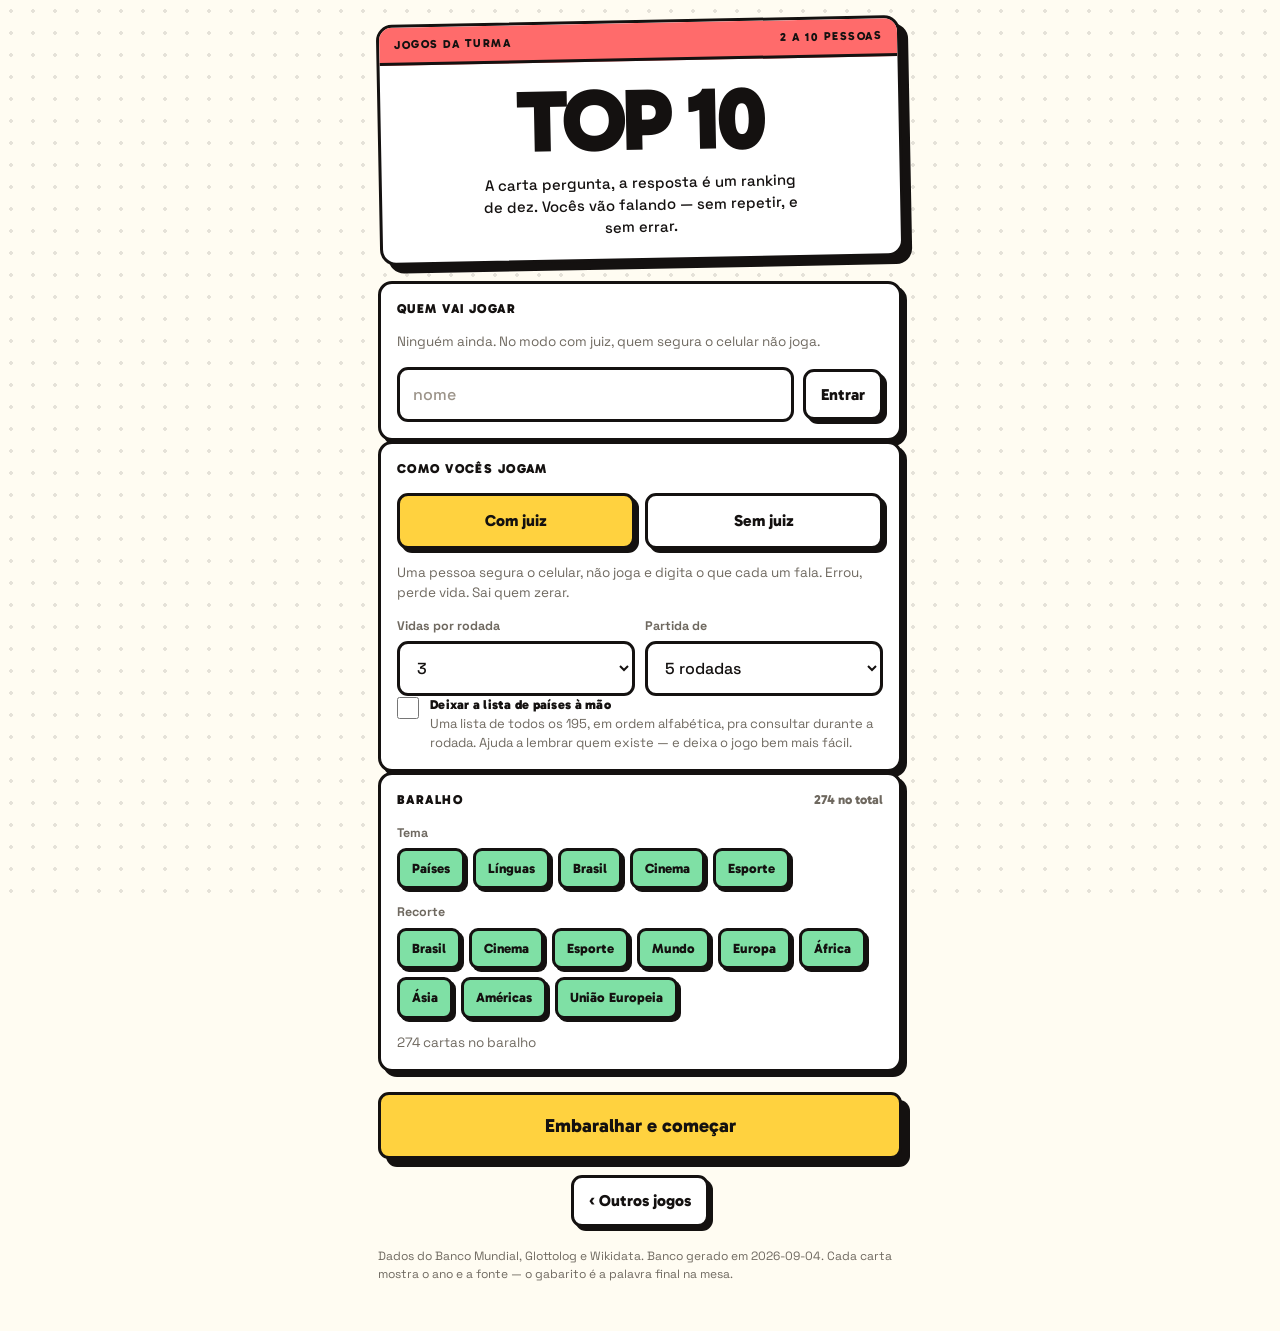
<file: top10/index.html>
<!doctype html>
<html lang="pt-BR">
<head>
<meta charset="utf-8">
<meta name="viewport" content="width=device-width, initial-scale=1, viewport-fit=cover">
<title>Top 10 — Jogos da Turma</title>
<meta name="description" content="Jogo de Top 10 com países e línguas. Dados do Banco Mundial, Glottolog e Wikidata.">
<meta name="theme-color" content="#FFD23F">
<link rel="icon" href="data:image/svg+xml,%3Csvg xmlns='http://www.w3.org/2000/svg' viewBox='0 0 32 32'%3E%3Crect width='32' height='32' rx='6' fill='%23FFD23F' stroke='%23141110' stroke-width='3'/%3E%3Ctext x='16' y='23' font-family='Verdana,sans-serif' font-size='15' font-weight='900' text-anchor='middle' fill='%23141110'%3E10%3C/text%3E%3C/svg%3E">
<link rel="preconnect" href="https://fonts.googleapis.com">
<link rel="preconnect" href="https://fonts.gstatic.com" crossorigin>
<link href="https://fonts.googleapis.com/css2?family=Gabarito:wght@600;800;900&family=Space+Grotesk:wght@400;500;700&display=swap" rel="stylesheet">
<link rel="stylesheet" href="../comum.css">
<style>
/* Só o que é do Top 10. A base (cor, fonte, botão, painel, aviso) está em
   ../comum.css — não duplique lá o que for específico deste jogo. */
.tela{display:none}.tela.on{display:block}

/* ---------------------------------------------------------- a carta */
.carta{transform:rotate(-.7deg)}
.carta.entra{animation:joga .4s cubic-bezier(.2,1.1,.3,1)}
@keyframes joga{from{opacity:0;transform:translateY(22px) rotate(-7deg) scale(.9)}
                to{opacity:1;transform:translateY(0) rotate(-.7deg) scale(1)}}
.pergunta{font-family:var(--display);font-weight:900;font-size:clamp(28px,7.6vw,39px);
  line-height:1.03;letter-spacing:-.025em;text-wrap:balance}
.pips{display:flex;gap:5px;margin-top:16px}
.pip{flex:1;height:15px;border:2.5px solid var(--preto);border-radius:5px;background:var(--branco);
  transition:background .2s ease}
.pip.on{background:var(--verde)}
.restam{font-family:var(--display);font-weight:800;font-size:12px;letter-spacing:.11em;
  text-transform:uppercase;margin-top:10px}
.meta{font-size:12.5px;line-height:1.5;color:var(--cinza);margin-top:12px;
  border-top:2px dashed rgba(20,17,16,.18);padding-top:11px}
.nota{margin-top:11px;padding:11px 13px;background:#FFF4CE;border:2.5px solid var(--preto);
  border-radius:10px;font-size:13px;line-height:1.5;font-weight:500}
.nota b{display:block;font-family:var(--display);font-weight:900;font-size:10.5px;
  letter-spacing:.13em;text-transform:uppercase;margin-bottom:5px}
.oficial{font-size:13px;line-height:1.55;color:var(--cinza);margin-top:11px}
.oficial em{font-style:normal;font-weight:700;color:var(--preto)}

/* ---------------------------------------------------------- jogadores */
.jogadores{display:flex;gap:11px;overflow-x:auto;padding:3px 6px 9px 3px;scrollbar-width:none}
.jogadores::-webkit-scrollbar{display:none}
.jogador{flex:0 0 auto;display:flex;flex-direction:column;gap:6px;align-items:center;
  padding:9px 15px;border:var(--b);border-radius:12px;background:var(--branco);
  box-shadow:4px 4px 0 var(--preto);transition:all .16s ease}
.jogador span:first-child{font-family:var(--display);font-weight:800;font-size:15px;white-space:nowrap}
.jogador.vez{background:var(--amarelo);transform:translate(-2px,-2px);box-shadow:6px 6px 0 var(--preto)}
.jogador.fora{background:#EDE9E2;color:var(--cinza);transform:translate(3px,3px);box-shadow:1px 1px 0 var(--preto)}
.vidas{display:flex;gap:4px;font-size:12px;letter-spacing:2px}
.jogador.fora .vidas{font-family:var(--display);font-weight:800;font-size:10px;letter-spacing:.1em;
  text-transform:uppercase}

/* ---------------------------------------------------------- gabarito */
.lista{list-style:none;padding:0;display:grid;gap:6px}
.item{display:flex;gap:11px;align-items:baseline;padding:10px 12px;border:2.5px solid var(--preto);
  border-radius:9px;background:var(--branco);font-size:15px;font-weight:500}
.item .pos{font-family:var(--display);font-weight:900;font-variant-numeric:tabular-nums;
  min-width:21px;font-size:15px}
.item .val{margin-left:auto;color:var(--cinza);font-size:12.5px;font-weight:700;
  font-variant-numeric:tabular-nums;text-align:right;white-space:nowrap}
.item.oculto{background:repeating-linear-gradient(45deg,#F2EEE5,#F2EEE5 7px,#EAE5DA 7px,#EAE5DA 14px)}
.item.oculto .nome,.item.oculto .val{filter:blur(7px);user-select:none}
.item.achado{background:var(--verde)}
.item.achado .val{color:#2c5f42}

/* ---------------------------------------------------------- palpites */
.dito{font-family:var(--display);font-weight:800;font-size:13px;padding:6px 11px;border-radius:99px;
  border:2.5px solid var(--preto);background:var(--branco)}
.dito.certo{background:var(--verde)}
.dito.errado{background:var(--coral)}
#btn-palpite{background:var(--amarelo);padding:13px 17px;font-size:16px}
.pontos{font-family:var(--display);font-weight:900;font-size:11px;letter-spacing:.06em;
  text-transform:uppercase;color:var(--cinza)}
.jogador.vez .pontos{color:var(--preto)}

/* dropdown de países */
.sugestoes{display:flex;flex-wrap:wrap;gap:7px}
.sug{font-family:var(--display);font-weight:800;font-size:14.5px;padding:10px 13px;
  border:2.5px solid var(--preto);border-radius:10px;background:var(--verde);
  box-shadow:3px 3px 0 var(--preto)}
.sug:active{transform:translate(3px,3px);box-shadow:0 0 0 var(--preto)}
.sug.usado{background:#EDE9E2;color:var(--cinza);box-shadow:1px 1px 0 var(--preto);
  transform:translate(2px,2px);cursor:not-allowed}

/* caixinha de opção do setup */
.opcao{display:flex;gap:11px;align-items:flex-start;margin-top:4px;font-size:13px;line-height:1.45;
  font-weight:400;color:var(--cinza);cursor:pointer;margin:0}
.opcao b{font-family:var(--display);font-weight:900;font-size:13px;color:var(--preto);
  letter-spacing:.02em}
.opcao input{width:22px;height:22px;flex:0 0 auto;margin-top:1px;accent-color:var(--preto)}

/* lista de países A-Z */
.az{margin-top:12px;display:grid;gap:9px}
.grupo{display:flex;gap:10px;align-items:baseline;font-size:13px;line-height:1.5}
.grupo b{font-family:var(--display);font-weight:900;font-size:15px;min-width:18px;
  flex:0 0 auto}
.grupo span{color:var(--cinza)}
.grade2{display:grid;grid-template-columns:1fr 1fr;gap:10px}
.modo{padding:15px 12px;text-align:center;line-height:1.25;font-size:16px}
.modo.on{background:var(--amarelo)}
</style>
</head>
<body>
<div id="app">

<!-- ------------------------------------------------ configuração -->
<section id="tela-setup" class="tela on">
  <div class="carta" style="transform:rotate(-1.1deg)">
    <div class="faixa" style="--cor:var(--coral)"><span>Jogos da Turma</span><span>2 a 10 pessoas</span></div>
    <div class="corpo" style="text-align:center;padding:22px 18px 20px">
      <p class="marca" style="font-size:clamp(60px,19vw,88px)">TOP 10</p>
      <p style="margin-top:14px;font-weight:500;font-size:15px;line-height:1.45;max-width:32ch;margin-inline:auto">
        A carta pergunta, a resposta é um ranking de dez.
        Vocês vão falando — sem repetir, e sem errar.
      </p>
    </div>
  </div>

  <div class="bloco pilha" style="margin-top:20px">
    <p class="rotulo">Quem vai jogar</p>
    <div id="lista-jogadores" class="chips"></div>
    <form id="form-jogador" class="linha">
      <input id="nome-jogador" placeholder="nome" autocomplete="off" style="flex:1;min-width:0">
      <button type="submit">Entrar</button>
    </form>
  </div>

  <div class="bloco pilha">
    <p class="rotulo">Como vocês jogam</p>
    <div class="grade2">
      <button class="modo on" data-modo="juiz">Com juiz</button>
      <button class="modo" data-modo="contesto">Sem juiz</button>
    </div>
    <p class="fraco" id="explica-modo"></p>
    <div class="grade2">
      <div>
        <label for="vidas">Vidas por rodada</label>
        <select id="vidas">
          <option>1</option><option>2</option><option selected>3</option><option>4</option><option>5</option>
        </select>
      </div>
      <div>
        <label for="rodadas">Partida de</label>
        <select id="rodadas">
          <option value="3">3 rodadas</option>
          <option value="5" selected>5 rodadas</option>
          <option value="7">7 rodadas</option>
          <option value="10">10 rodadas</option>
          <option value="sem-fim">sem fim</option>
        </select>
      </div>
    </div>
    <label class="opcao">
      <input type="checkbox" id="ver-lista">
      <span><b>Deixar a lista de países à mão</b><br>
      Uma lista de todos os 195, em ordem alfabética, pra consultar durante a
      rodada. Ajuda a lembrar quem existe — e deixa o jogo bem mais fácil.</span>
    </label>
  </div>

  <div class="bloco pilha">
    <div class="entre"><p class="rotulo" style="margin:0">Baralho</p>
      <span class="contador" id="resumo-banco">carregando…</span></div>
    <div><label>Tema</label><div class="chips" id="filtro-tema"></div></div>
    <div><label>Recorte</label><div class="chips" id="filtro-escopo"></div></div>
    <p class="fraco" id="conta-cartas"></p>
  </div>

  <button class="principal" id="comecar" style="margin-top:20px">Embaralhar e começar</button>
  <p style="margin-top:16px;text-align:center"><a class="botao mini" href="../">‹ Outros jogos</a></p>
  <p class="fraco" style="margin-top:20px;font-size:12px" id="creditos"></p>
</section>

<!-- ------------------------------------------------ rodada -->
<section id="tela-jogo" class="tela">
  <div class="entre" style="margin-bottom:16px">
    <button class="mini" id="voltar">‹ Sair</button>
    <span class="contador" id="placar-baralho"></span>
  </div>

  <div class="carta" id="carta-jogo">
    <div class="faixa"><span id="badge"></span><span>Top 10</span></div>
    <div class="corpo">
      <p class="pergunta" id="pergunta"></p>
      <div class="pips" id="pips"></div>
      <p class="restam" id="progresso"></p>
      <p class="meta" id="meta"></p>
      <p class="nota" id="nota" hidden></p>
    </div>
  </div>

  <div class="jogadores" id="painel-jogadores" style="margin-top:18px"></div>

  <div id="resultado"></div>

  <div class="bloco linha" id="acoes-contesto" hidden style="margin-top:14px">
    <button class="mini" id="passou">Ninguém contestou</button>
    <span class="fraco">ou quem contestou:</span>
    <span class="chips" id="contestantes"></span>
  </div>

  <div class="bloco" id="placar-rodada" hidden style="margin-top:14px"></div>

  <div class="bloco pilha" id="painel-palpite" style="margin-top:14px">
    <p class="rotulo" id="titulo-palpite"></p>
    <form id="form-palpite" class="linha">
      <input id="palpite" placeholder="o que a pessoa falou" autocomplete="off"
             autocapitalize="off" spellcheck="false" style="flex:1;min-width:0">
      <button type="submit" id="btn-palpite">Vale?</button>
    </form>
    <div class="sugestoes" id="sugestoes" hidden></div>
    <div class="linha" id="acoes-juiz" hidden>
      <span class="fraco">Não reconheci. O juiz decide:</span>
      <button class="mini" id="forcar-certo">Foi acerto</button>
      <button class="mini perigo" id="forcar-errado">Foi erro</button>
    </div>
    <div class="chips" id="ditos"></div>
  </div>

  <details class="bloco" id="lista-paises" hidden style="margin-top:14px">
    <summary>Lista de países (A a Z)</summary>
    <div class="az" id="az"></div>
  </details>

  <details class="bloco" id="fonte-caixa" hidden style="margin-top:14px">
    <summary>Definição oficial da fonte</summary>
    <p class="oficial"><em id="nome-indicador"></em></p>
    <p class="oficial" id="definicao"></p>
    <p class="oficial" style="margin-top:10px">
      <a id="link-fonte" href="#" target="_blank" rel="noopener">Conferir na fonte ↗</a>
    </p>
  </details>

  <details class="bloco" id="gabarito-caixa" style="margin-top:14px">
    <summary>Ver o gabarito (só o juiz)</summary>
    <ul class="lista" id="gabarito" style="margin-top:13px"></ul>
  </details>

  <div class="pilha" style="margin-top:16px">
    <button class="principal" id="proxima" hidden>Próxima carta</button>
    <button class="mini" id="desistir" style="width:100%">Encerrar rodada e revelar</button>
  </div>
</section>

<!-- ------------------------------------------------ fim da partida -->
<section id="tela-fim" class="tela">
  <div class="carta" style="transform:rotate(-1deg)">
    <div class="faixa" style="--cor:var(--verde)"><span>Fim da partida</span><span>Top 10</span></div>
    <div class="corpo" style="text-align:center;padding:26px 18px 22px">
      <p class="marca" id="titulo-fim" style="font-size:clamp(34px,10vw,48px)"></p>
      <p class="fraco" id="sub-fim" style="margin-top:10px"></p>
    </div>
  </div>
  <div class="bloco" style="margin-top:18px">
    <p class="rotulo">Placar final</p>
    <ul class="lista" id="placar-final"></ul>
  </div>
  <div class="pilha" style="margin-top:18px">
    <button class="principal" id="revanche">Jogar de novo</button>
    <button class="mini" id="fim-setup" style="width:100%">Mudar jogadores e opções</button>
  </div>
</section>

</div>

<script>


"use strict";

/* ------------------------------------------------------------------ dados */
const S = {
  banco:null, itens:{}, indices:{}, jogadores:[], vidas:3, modo:"juiz",
  temas:new Set(), escopos:new Set(), baralho:[], usadas:new Set(),
  carta:null, achados:new Set(), ditos:[], vez:0, fim:false, ultimo:null, pendente:null,
  partida:{total:5, rodada:0}, verLista:false, sugestoes:[],
};

/* Pontuação: 1 por acerto, 3 por sobrar de pé, 2 por pegar um blefe.
   Acertar dá ponto mesmo pra quem cair antes do fim — senão só o último
   sobrevivente pontua e quem jogou bem a rodada inteira sai sem nada. */
const PONTOS = {acerto:1, sobreviveu:3, blefe:2};
const $ = s => document.querySelector(s);
const $$ = s => [...document.querySelectorAll(s)];

const norm = s => s.normalize("NFD").replace(/[̀-ͯ]/g,"")
  .toLowerCase().replace(/[^a-z0-9 ]/g," ").replace(/\s+/g," ").trim();

/* Levenshtein com corte. Devolve a distância, ou Infinity se passar de max —
   o número importa pra ordenar sugestão de erro de digitação. */
function distancia(a, b, max){
  if (Math.abs(a.length - b.length) > max) return Infinity;
  let ant = [...Array(b.length+1).keys()];
  for (let i=1;i<=a.length;i++){
    const cur=[i]; let min=i;
    for (let j=1;j<=b.length;j++){
      const c = Math.min(cur[j-1]+1, ant[j]+1, ant[j-1]+(a[i-1]===b[j-1]?0:1));
      cur.push(c); if (c<min) min=c;
    }
    if (min>max) return Infinity;
    ant=cur;
  }
  return ant[b.length] <= max ? ant[b.length] : Infinity;
}
const perto = (a, b, max) => distancia(a, b, max) < Infinity;

/* Resolve o que a pessoa falou, contra o índice do TIPO da carta: carta de
   país procura em país, de município em município, de nome em nome. Misturar
   os índices daria falso positivo — "São Paulo" é município e nome de estado,
   e o jogo estaria perguntando de um só. */
function tipoDaCarta(){ return (S.carta && S.carta.tipo_resposta) || "pais"; }

/* Só nestes dois o índice é a lista COMPLETA do mundo — 195 países, 5.570
   municípios. Ali, palpite que não bate é dedo trocado e o juiz arbitra.

   Em todo o resto o índice é só o que apareceu em algum ranking: "Roberto",
   "Corinthians" e "De Volta Para o Futuro" são palpites perfeitamente
   válidos que simplesmente não estão no top 10. Chamar o juiz a cada um
   deles seria fricção a cada rodada. */
const TIPOS_FECHADOS = new Set(["pais", "municipio"]);
const ehAberto = () => !TIPOS_FECHADOS.has(tipoDaCarta());

function resolver(txt){
  const n = norm(txt);
  if (!n) return null;
  const tipo = tipoDaCarta();
  const idx = S.indices[tipo], itens = S.itens[tipo];
  if (!idx) return null;

  if (idx.has(n)){ const c = idx.get(n); return {chave:c, nome:itens[c].nome}; }

  // erro de digitação: só vale se sobrar um candidato
  const max = n.length <= 5 ? 1 : 2;
  const achados = new Set();
  for (const [alias, chave] of idx) if (perto(n, alias, max)) achados.add(chave);
  if (achados.size === 1){
    const c = [...achados][0];
    return {chave:c, nome:itens[c].nome, quase:true};
  }
  return null;
}

/* ------------------------------------------------------------------ setup */
async function carregar(){
  const r = await fetch("banco.json", {cache:"no-cache"});
  if (!r.ok) throw new Error("banco.json não carregou (HTTP "+r.status+")");
  S.banco = await r.json();
  S.itens = S.banco.itens || {};
  for (const [tipo, itens] of Object.entries(S.itens)){
    const idx = new Map();
    for (const [chave, it] of Object.entries(itens)){
      idx.set(norm(it.nome), chave);
      for (const a of (it.apelidos || [])) if (!idx.has(a)) idx.set(a, chave);
    }
    S.indices[tipo] = idx;
  }
  const c = S.banco.cartas;
  $("#resumo-banco").textContent = c.length + " no total";
  $("#creditos").innerHTML =
    "Dados do Banco Mundial, Glottolog e Wikidata. Banco gerado em " +
    S.banco.gerado_em + ". Cada carta mostra o ano e a fonte — o gabarito é a "
    + "palavra final na mesa.";

  montarFiltro("#filtro-tema", [...new Set(c.map(x=>x.tema))],
               t=>({paises:"Países", linguas:"Línguas", brasil:"Brasil",
                    cinema:"Cinema", esporte:"Esporte"}[t]||t), S.temas);
  const ORDEM = ["mundo","Europa","África","Ásia","Américas","União Europeia"];
  const escopos = [...new Set(c.map(x=>x.escopo))]
    .sort((a,b)=>ORDEM.indexOf(a) - ORDEM.indexOf(b));
  montarFiltro("#filtro-escopo", escopos, t=>t==="mundo"?"Mundo":t, S.escopos);
  contar();
}

function montarFiltro(alvo, valores, rotulo, conjunto){
  valores.forEach(v=>conjunto.add(v));
  $(alvo).innerHTML = "";
  for (const v of valores){
    const b=document.createElement("button");
    b.className="mini on"; b.textContent=rotulo(v);
    b.onclick=()=>{
      if (conjunto.has(v)){
        if (conjunto.size===1) return;      // não deixa zerar o baralho
        conjunto.delete(v); b.classList.remove("on");
      } else { conjunto.add(v); b.classList.add("on"); }
      contar();
    };
    $(alvo).append(b);
  }
}

const elegiveis = () => S.banco.cartas.filter(
  c => S.temas.has(c.tema) && S.escopos.has(c.escopo));

function contar(){
  const n = elegiveis().length;
  $("#conta-cartas").textContent = n + (n===1?" carta no baralho":" cartas no baralho");
  $("#comecar").disabled = n===0;
}

function desenharJogadores(){
  const alvo = $("#lista-jogadores");
  alvo.innerHTML = S.jogadores.length ? "" :
    '<p class="fraco">Ninguém ainda. No modo com juiz, quem segura o celular não joga.</p>';
  S.jogadores.forEach((j,i)=>{
    const b=document.createElement("button");
    b.type="button"; b.className="mini"; b.title="tirar da mesa";
    b.innerHTML = escapar(j.nome) + ' <span style="opacity:.45;margin-left:3px">✕</span>';
    b.onclick = () => { S.jogadores.splice(i,1); desenharJogadores(); };
    alvo.append(b);
  });
}
const escapar = s => s.replace(/[&<>"]/g, c=>({"&":"&amp;","<":"&lt;",">":"&gt;",'"':"&quot;"}[c]));

/* ------------------------------------------------------------------ jogo */
/* O que já saiu fica no navegador de quem segura o celular. A chave leva a
   data do banco junto: se o banco for regerado os ids mudam, e aí a memória
   velha apontaria pras cartas erradas. */
function chaveVistas(){ return "top10:vistas:" + (S.banco.gerado_em || "0"); }

function lerVistas(){
  try { return new Set(JSON.parse(localStorage.getItem(chaveVistas()) || "[]")); }
  catch (e) { return new Set(); }
}

function gravarVistas(){
  try { localStorage.setItem(chaveVistas(), JSON.stringify([...S.usadas])); }
  catch (e) { /* navegador anônimo ou storage bloqueado: joga sem lembrar */ }
}

function embaralhar(a){
  for (let i=a.length-1;i>0;i--){ const j=Math.floor(Math.random()*(i+1)); [a[i],a[j]]=[a[j],a[i]]; }
  return a;
}

function comecar(){
  S.vidas = +$("#vidas").value;
  S.verLista = $("#ver-lista").checked;
  const r = $("#rodadas").value;
  S.partida = {total: r === "sem-fim" ? Infinity : +r, rodada: 0};
  S.jogadores.forEach(j=>{ j.vidas=S.vidas; j.pontos=0; j.acertos=0; });
  S.usadas = lerVistas();

  const todas = elegiveis().map(c=>c.id);
  const novas = todas.filter(id=>!S.usadas.has(id));
  if (!novas.length){
    if (!confirm("Já saíram todas as cartas desse baralho. Recomeçar do zero?")) return;
    S.usadas = new Set(); gravarVistas();
  }
  S.baralho = embaralhar(todas);
  mostrar("jogo");
  proximaRodada();
}

function comecarPartida(){
  S.partida.rodada = 0;
  S.jogadores.forEach(j=>{ j.pontos=0; j.acertos=0; j.vidas=S.vidas; });
  proximaRodada();
}

function proximaRodada(){
  if (S.partida.rodada >= S.partida.total){ fimDePartida(); return; }
  const id = S.baralho.find(x=>!S.usadas.has(x));
  if (!id){
    if (S.jogadores.length && confirm("Acabaram as cartas novas. Encerrar a partida aqui?")){
      fimDePartida(); return;
    }
    S.usadas = new Set(); gravarVistas();
    return proximaRodada();
  }
  S.partida.rodada++;
  S.usadas.add(id); gravarVistas();
  S.carta = S.banco.cartas.find(c=>c.id===id);
  S.achados=new Set(); S.ditos=[]; S.fim=false; S.ultimo=null; S.pendente=null;
  $("#acoes-contesto").hidden=true; $("#acoes-juiz").hidden=true;
  $("#resultado").innerHTML=""; $("#placar-rodada").hidden=true;
  $("#palpite").value=""; limparSugestoes(); desenharListaPaises();
  S.jogadores.forEach(j=>{ j.vidas=S.vidas; j.ganhou=0; });
  S.vez = 0;
  desenharRodada();
  const el = $("#carta-jogo");
  el.classList.remove("entra"); void el.offsetWidth; el.classList.add("entra");
  $("#palpite").focus();
}

function proximaCarta(){
  const id = S.baralho.find(x=>!S.usadas.has(x));
  if (!id){ alert("Acabaram as cartas desse baralho. Voltando pro começo."); mostrar("setup"); return; }
  S.usadas.add(id);
  S.carta = S.banco.cartas.find(c=>c.id===id);
  S.achados=new Set(); S.ditos=[]; S.fim=false; S.ultimo=null; S.pendente=null;
  $("#acoes-contesto").hidden=true; $("#acoes-juiz").hidden=true; $("#resultado").innerHTML="";
  S.jogadores.forEach(j=>{ j.vidas=S.vidas; });
  S.vez = 0;
  desenharRodada();
  const el = $("#carta-jogo");
  el.classList.remove("entra"); void el.offsetWidth; el.classList.add("entra");
  $("#palpite").focus();
}

function vivos(){ return S.jogadores.filter(j=>j.vidas>0); }

function desenharRodada(){
  const c=S.carta;
  $("#pergunta").textContent = c.pergunta;
  const partes=[c.fonte];
  if (c.ano) partes.push(c.ano);
  partes.push(c.unidade);
  partes.push(c.universo + " países no ranking");
  $("#meta").textContent = partes.join(" · ");

  // o que o número mede: é isso que encerra a discussão na mesa
  const ficha = (S.banco.indicadores || {})[c.indicador] || {};
  const nota = c.nota || ficha.nota || "";
  $("#nota").hidden = !nota;
  if (nota) $("#nota").innerHTML = "<b>O que esse número mede</b>" + escapar(nota);
  $("#fonte-caixa").hidden = !ficha.definicao;
  if (ficha.definicao){
    $("#nome-indicador").textContent = ficha.nome || "";
    $("#definicao").textContent = ficha.definicao;
    $("#link-fonte").href = ficha.url || "#";
  }
  $("#placar-baralho").textContent = S.partida.total === Infinity
    ? "rodada " + S.partida.rodada
    : "rodada " + S.partida.rodada + " de " + S.partida.total;
  $("#progresso").textContent = S.achados.size === 10
    ? "top 10 completo" : "faltam " + (10 - S.achados.size);
  // cada recorte tem sua cor: o baralho não parece a mesma carta 248 vezes
  const CORES = {"mundo":"--amarelo", "Europa":"--rosa", "África":"--laranja",
                 "Ásia":"--coral", "Américas":"--verde", "União Europeia":"--lilas"};
  $("#carta-jogo").style.setProperty("--cor",
    `var(${CORES[c.escopo] || "--amarelo"})`);
  $("#badge").textContent = (c.tema === "linguas" ? "Línguas" : "Países")
    + (c.escopo === "mundo" ? "" : " · " + c.escopo);
  const pips = $("#pips"); pips.innerHTML = "";
  for (let i = 0; i < 10; i++){
    const d = document.createElement("span");
    d.className = "pip" + (i < S.achados.size ? " on" : "");
    pips.append(d);
  }

  // jogadores
  const alvo=$("#painel-jogadores"); alvo.innerHTML="";
  if (!S.jogadores.length){
    alvo.innerHTML='<p class="fraco">Sem jogadores cadastrados — dá pra usar só como consulta.</p>';
  }
  S.jogadores.forEach((j,i)=>{
    const d=document.createElement("div");
    d.className="jogador"+(i===S.vez&&!S.fim&&j.vidas>0?" vez":"")+(j.vidas>0?"":" fora");
    d.innerHTML=`<span>${escapar(j.nome)}</span>
      <span class="vidas">${j.vidas>0 ? "●".repeat(j.vidas)+"○".repeat(S.vidas-j.vidas) : "fora"}</span>
      <span class="pontos">${j.pontos||0} pt${(j.pontos||0)===1?"":"s"}</span>`;
    alvo.append(d);
  });

  // gabarito
  const g=$("#gabarito"); g.innerHTML="";
  c.respostas.forEach(r=>{
    const achado=S.achados.has(r.pos);
    const li=document.createElement("li");
    li.className="item"+(achado?" achado":(S.fim?"":" oculto"));
    li.innerHTML=`<span class="pos">${r.pos}</span><span class="nome">${escapar(r.nome)}</span>
                  <span class="val">${escapar(r.valor_fmt)}</span>`;
    g.append(li);
  });

  // já falados
  $("#ditos").innerHTML = S.ditos.map(d=>
    `<span class="dito ${d.certo?"certo":"errado"}">${escapar(d.nome)}</span>`).join("");

  const jogando = !S.fim && vivos().length>0;
  $("#painel-palpite").hidden = !jogando || !!S.pendente;
  $("#proxima").hidden = jogando;
  $("#desistir").hidden = !jogando;
  const dono = vivos().length ? S.jogadores[S.vez] : null;
  $("#titulo-palpite").textContent = S.modo==="juiz"
    ? (dono ? "Vez de " + dono.nome : "Palpite")
    : (dono ? dono.nome + " falou" : "Palpite");
  $("#btn-palpite").textContent = S.modo==="juiz" ? "Vale?" : "Contesto!";
  $("#gabarito-caixa").open = S.fim;
  if (S.fim) $("#gabarito-caixa").querySelector("summary").textContent = "Gabarito";
}

function proximaVez(){
  const vs=vivos();
  if (!vs.length) return;
  do { S.vez=(S.vez+1)%S.jogadores.length; } while (S.jogadores[S.vez].vidas<=0);
}

function avisar(classe, texto){
  $("#resultado").innerHTML = `<div class="aviso ${classe}">${escapar(texto)}</div>`;
}

function palpitar(txt){
  const alvo=resolver(txt);
  $("#acoes-juiz").hidden = true;

  if (!alvo){
    if (ehAberto()){
      registrar(txt, "livre:" + norm(txt), null, null, false);
      return;
    }
    S.ultimo = {texto:txt};
    avisar("duvida", `Não reconheci "${txt}".`);
    $("#acoes-juiz").hidden = false;
    return;
  }
  if (S.ditos.some(d=>d.chave===alvo.chave)){
    avisar("duvida", alvo.nome + " já foi falado nessa rodada.");
    return;
  }

  const r = S.carta.respostas.find(x => x.chave === alvo.chave) || null;

  // No modo sem juiz ninguém pode ver se acertou: o palpite fica pendurado
  // até alguém contestar ou a mesa deixar passar.
  if (S.modo === "contesto"){
    S.pendente = {nome:alvo.nome, chave:alvo.chave, resposta:r,
                  corrigido: alvo.quase ? txt : null, de:S.vez};
    avisar("duvida", alvo.nome + " está na mesa. Contesta ou deixa passar?");
    $("#painel-palpite").hidden = true;
    desenharContesto();
    return;
  }
  registrar(alvo.nome, alvo.chave, r, alvo.quase ? txt : null);
}

function desenharContesto(){
  const box=$("#acoes-contesto"); box.hidden = !S.pendente;
  if (!S.pendente) return;
  const alvo=$("#contestantes"); alvo.innerHTML="";
  S.jogadores.forEach((j,i)=>{
    if (i===S.pendente.de || j.vidas<=0) return;
    const b=document.createElement("button");
    b.className="mini perigo"; b.textContent=j.nome;
    b.onclick=()=>resolverContesto(i);
    alvo.append(b);
  });
}

function resolverContesto(quemContestou){
  const p=S.pendente; if (!p) return;
  S.pendente=null; $("#acoes-contesto").hidden=true; $("#painel-palpite").hidden=false;
  S.ditos.push({nome:p.nome, chave:p.chave, certo:!!p.resposta});

  const falou = S.jogadores[p.de];
  if (quemContestou === null){                     // ninguém contestou
    if (p.resposta){
      S.achados.add(p.resposta.pos);
      falou.pontos += PONTOS.acerto; falou.ganhou += PONTOS.acerto; falou.acertos++;
    }
    avisar("duvida", p.nome + " passou sem contestação.");
    proximaVez();
  } else if (p.resposta){                          // contestou e o palpite valia
    const c=S.jogadores[quemContestou]; c.vidas--;
    S.achados.add(p.resposta.pos);
    falou.pontos += PONTOS.acerto; falou.ganhou += PONTOS.acerto; falou.acertos++;
    avisar("certo", `${p.nome} estava em ${p.resposta.pos}º — ${p.resposta.valor_fmt}. `
                    + `${c.nome} contestou à toa e perde uma vida.`);
    proximaVez();
  } else {                                         // contestou e pegou o blefe
    const d=S.jogadores[p.de], c=S.jogadores[quemContestou];
    d.vidas--; c.pontos += PONTOS.blefe; c.ganhou += PONTOS.blefe;
    avisar("errado", `${p.nome} não está no top 10. `
                     + `${c.nome} pegou o blefe: ${d.nome} perde uma vida.`);
    proximaVez();
  }
  fecharSePreciso();
  desenharRodada();
}

function fecharSePreciso(){
  if (S.achados.size===10 || vivos().length<=1) S.fim=true;
  if (S.fim) fimDeRodada();
}

function registrar(nome, chave, resposta, corrigido, forcado){
  const certo = forcado === undefined ? !!resposta : forcado;
  const quem = vivos().length ? S.jogadores[S.vez] : null;   // antes de passar a vez
  S.ditos.push({nome, chave, certo});
  const prefixo = corrigido ? `Entendi "${corrigido}" como ${nome}. ` : "";
  if (certo){
    if (resposta) S.achados.add(resposta.pos);
    if (quem){ quem.pontos += PONTOS.acerto; quem.ganhou += PONTOS.acerto; quem.acertos++; }
    avisar("certo", prefixo + (resposta
      ? `${nome} está em ${resposta.pos}º — ${resposta.valor_fmt}.`
      : `${nome} vale, o juiz mandou.`));
    proximaVez();
  } else {
    const j = vivos().length ? S.jogadores[S.vez] : null;
    if (j) j.vidas--;
    avisar("errado", prefixo + `${nome} não está no top 10.`
                     + (j ? ` ${j.nome} perde uma vida.` : ""));
    proximaVez();
  }
  fecharSePreciso();
  desenharRodada();
}

function fimDeRodada(){
  const vs=vivos();
  if (vs.length===1 && S.jogadores.length>1){
    vs[0].pontos += PONTOS.sobreviveu; vs[0].ganhou += PONTOS.sobreviveu;
  }
  if (S.achados.size===10) avisar("certo","Top 10 completo! A mesa ganhou essa.");
  else if (vs.length===1 && S.jogadores.length>1)
    avisar("certo", vs[0].nome + ` sobrou de pé: +${PONTOS.sobreviveu} pontos.`);
  else if (!vs.length) avisar("errado","Todo mundo caiu.");
  else avisar("duvida","Rodada encerrada. Gabarito aberto.");

  if (S.jogadores.length){
    const ord=[...S.jogadores].sort((a,b)=>b.pontos-a.pontos);
    $("#placar-rodada").hidden=false;
    $("#placar-rodada").innerHTML =
      `<p class="rotulo">Placar depois da rodada ${S.partida.rodada}</p>` +
      `<ul class="lista">` + ord.map((j,i)=>
        `<li class="item${j.ganhou?" achado":""}">
           <span class="pos">${i+1}</span>
           <span class="nome">${escapar(j.nome)}</span>
           <span class="val">${j.ganhou?`+${j.ganhou} · `:""}${j.pontos} pts</span>
         </li>`).join("") + `</ul>`;
  }
  const ultima = S.partida.rodada >= S.partida.total;
  $("#proxima").textContent = ultima ? "Ver o resultado da partida"
                                     : `Próxima rodada (${S.partida.rodada+1} de ${S.partida.total})`;
  if (S.partida.total === Infinity) $("#proxima").textContent = "Próxima carta";
}

function fimDePartida(){
  const ord=[...S.jogadores].sort((a,b)=>b.pontos-a.pontos);
  const topo = ord.length ? ord[0].pontos : 0;
  const campeoes = ord.filter(j=>j.pontos===topo);
  $("#titulo-fim").textContent = !ord.length ? "Fim"
    : campeoes.length>1 ? "Empate!" : campeoes[0].nome + " venceu";
  $("#sub-fim").textContent = ord.length
    ? `${S.partida.rodada} rodada${S.partida.rodada===1?"":"s"} · ${topo} ponto${topo===1?"":"s"}`
    : "";
  $("#placar-final").innerHTML = ord.map((j,i)=>
    `<li class="item${j.pontos===topo?" achado":""}">
       <span class="pos">${i+1}</span>
       <span class="nome">${escapar(j.nome)}</span>
       <span class="val">${j.acertos} acerto${j.acertos===1?"":"s"} · ${j.pontos} pts</span>
     </li>`).join("");
  mostrar("fim");
}

function mostrar(qual){
  $$(".tela").forEach(t=>t.classList.remove("on"));
  $("#tela-"+qual).classList.add("on");
  window.scrollTo(0,0);
}

/* ------------------------------------------------------------------ liga */
$("#form-jogador").onsubmit = e => {
  e.preventDefault();
  const n = $("#nome-jogador").value.trim();
  if (!n) return;
  if (S.jogadores.some(j=>j.nome.toLowerCase()===n.toLowerCase())) return;
  S.jogadores.push({nome:n, vidas:3});
  $("#nome-jogador").value=""; desenharJogadores();
};

const EXPLICA = {
  juiz:"Uma pessoa segura o celular, não joga e digita o que cada um fala. "
      +"Errou, perde vida. Sai quem zerar.",
  contesto:"O celular fica no meio. Ninguém vê o gabarito. Quando alguém "
      +"desconfiar do palpite do outro, aperta Contesto — aí o app revela. "
      +"Quem contestou errado é que perde a vida.",
};
$$(".modo").forEach(b => b.onclick = () => {
  $$(".modo").forEach(x=>x.classList.remove("on"));
  b.classList.add("on"); S.modo=b.dataset.modo;
  $("#explica-modo").textContent = EXPLICA[S.modo];
});
$("#explica-modo").textContent = EXPLICA.juiz;

$("#comecar").onclick = comecar;
$("#voltar").onclick = () => mostrar("setup");
$("#proxima").onclick = proximaRodada;
$("#desistir").onclick = () => { S.fim=true; fimDeRodada(); desenharRodada(); };

$("#form-palpite").onsubmit = e => {
  e.preventDefault();
  const v=$("#palpite").value.trim();
  if (!v) return;
  // Enter respeita o que foi digitado quando aquilo já resolve sozinho; só
  // cai na primeira sugestão quando o texto não bate com nada exatamente
  const alvo = resolver(v) ? v
             : S.sugestoes.length ? S.itens[tipoDaCarta()][S.sugestoes[0]].nome
             : v;
  $("#palpite").value=""; limparSugestoes();
  palpitar(alvo);
  $("#palpite").focus();
};
$("#revanche").onclick = () => { mostrar("jogo"); comecarPartida(); };
$("#fim-setup").onclick = () => mostrar("setup");
$("#forcar-certo").onclick = () => {
  const t=S.ultimo?.texto; if(!t) return;
  registrar(t, "livre:"+t, null, null, true);
  $("#acoes-juiz").hidden=true;
};
$("#forcar-errado").onclick = () => {
  const t=S.ultimo?.texto; if(!t) return;
  registrar(t, "livre:"+t, null, null, false);
  $("#acoes-juiz").hidden=true;
};
$("#passou").onclick = () => resolverContesto(null);

/* Dropdown. Lista TODOS os itens do tipo da carta, não só os do gabarito —
   se ele sugerisse só resposta certa, entregava a carta. */
function desenharSugestoes(texto){
  const n = norm(texto), caixa = $("#sugestoes");
  const tipo = tipoDaCarta(), idx = S.indices[tipo], itens = S.itens[tipo];
  if (n.length < 2 || !idx){ limparSugestoes(); return; }

  // exato primeiro, senão "fortaleza" cai em Fortaleza dos Nogueiras
  const exato = [], comeca = [], contem = [], visto = new Set();
  for (const [alias, chave] of idx){
    if (visto.has(chave)) continue;
    if (alias === n){ visto.add(chave); exato.push(chave); continue; }
    const i = alias.indexOf(n);
    if (i === 0){ visto.add(chave); comeca.push(chave); }
    else if (i > 0){ visto.add(chave); contem.push(chave); }
  }
  // nada bateu por prefixo? tenta erro de digitação, senão "curitba" não
  // oferece nada e o juiz tem que arbitrar um simples dedo trocado
  if (!exato.length && !comeca.length && !contem.length && n.length >= 4){
    const perto2 = [];
    for (const [alias, chave] of idx){
      if (visto.has(chave)) continue;
      const d = distancia(n, alias, 2);
      if (d < Infinity){ visto.add(chave); perto2.push([d, chave]); }
    }
    perto2.sort((a, b) => a[0] - b[0]);          // o mais parecido primeiro
    contem.push(...perto2.slice(0, 6).map(x => x[1]));
  }
  S.sugestoes = [...exato, ...comeca, ...contem].slice(0, 6);

  caixa.hidden = !S.sugestoes.length;
  caixa.innerHTML = S.sugestoes.map(chave => {
    const jaFoi = S.ditos.some(d => d.chave === chave);
    return `<button type="button" class="sug${jaFoi ? " usado" : ""}" data-chave="${escapar(chave)}"
             ${jaFoi ? "disabled" : ""}>${escapar(itens[chave].nome)}${jaFoi ? " · já foi" : ""}</button>`;
  }).join("");
}

function limparSugestoes(){
  $("#sugestoes").hidden = true; $("#sugestoes").innerHTML = ""; S.sugestoes = [];
}

$("#palpite").oninput = e => desenharSugestoes(e.target.value);
$("#sugestoes").onclick = e => {
  const b = e.target.closest("button[data-chave]");
  if (!b) return;
  $("#palpite").value = "";
  limparSugestoes();
  palpitar(S.itens[tipoDaCarta()][b.dataset.chave].nome);
  $("#palpite").focus();
};

/* Lista de consulta A-Z, pra quem ligou a opção. Segue o tipo da carta e não
   marca quem está no gabarito — é lembrete de que a coisa existe, não dica.
   Município fica de fora: 5.570 numa gaveta não ajuda ninguém. */
const ROTULO_TIPO = {pais:"países", lingua:"línguas", familia:"famílias",
                     nome:"nomes", municipio:"municípios", filme:"filmes",
                     pessoa:"pessoas", clube:"clubes", estadio:"estádios"};
const CABE_NA_LISTA = 400;

function desenharListaPaises(){
  const tipo = tipoDaCarta(), itens = S.itens[tipo] || {};
  const total = Object.keys(itens).length;
  $("#lista-paises").hidden = !S.verLista;
  if (!S.verLista) return;

  const rotulo = ROTULO_TIPO[tipo] || "itens";
  $("#lista-paises").querySelector("summary").textContent =
    total > CABE_NA_LISTA ? `Lista de ${rotulo} — longa demais pra caber`
                          : `Lista de ${rotulo} (A a Z)`;
  if (total > CABE_NA_LISTA){
    $("#az").innerHTML = `<p class="fraco" style="margin-top:10px">São ${total.toLocaleString("pt-BR")}
      ${escapar(rotulo)}. Uma lista desse tamanho não ajuda a lembrar de nada,
      então nessa carta ela não aparece — use o campo de digitar, que sugere
      conforme você escreve.</p>`;
    return;
  }
  const nomes = Object.values(itens).map(i => i.nome)
    .sort((a, b) => a.localeCompare(b, "pt-BR"));
  const grupos = new Map();
  for (const nome of nomes){
    const letra = norm(nome)[0].toUpperCase();
    if (!grupos.has(letra)) grupos.set(letra, []);
    grupos.get(letra).push(nome);
  }
  $("#az").innerHTML = [...grupos].map(([letra, lista]) =>
    `<div class="grupo"><b>${letra}</b><span>${lista.map(escapar).join(" · ")}</span></div>`
  ).join("");
}

desenharJogadores();
carregar().catch(e => {
  $("#resumo-banco").textContent = "erro";
  $("#tela-setup").insertAdjacentHTML("afterbegin",
    `<div class="aviso errado">${escapar(e.message)} — rode <code>python gerador.py</code> e sirva a pasta por HTTP.</div>`);
});
</script>
</body>
</html>
</file>
<file: comum.css>
/* ===========================================================================
   Jogos da Turma — visual comum a todos os jogos.

   NÃO EDITE ESTE ARQUIVO PRA FAZER UM JOGO NOVO. Dois jogos sendo escritos ao
   mesmo tempo vão brigar por ele. Se o seu jogo precisa de um estilo próprio,
   escreva no <style> do próprio jogo — o que está aqui é só a base que todo
   mundo divide: cor, fonte, botão, painel, aviso e a carta.

   Linguagem: neobrutalismo. Contorno preto grosso, sombra dura sem blur,
   cor chapada. Botão afunda na própria sombra quando é apertado.
   =========================================================================== */

:root{
  color-scheme:light;
  --preto:#141110; --papel:#FFFCF2; --branco:#fff;
  --amarelo:#FFD23F; --coral:#FF6B6B; --laranja:#FFA552;
  --verde:#7FE0A5; --rosa:#FF9CC8; --lilas:#C9A7F5;
  --cinza:#6F6960;
  --display:"Gabarito",system-ui,sans-serif;
  --ui:"Space Grotesk",system-ui,-apple-system,sans-serif;
  --b:3px solid var(--preto);
  --sombra:5px 5px 0 var(--preto);
  --sombra-g:8px 8px 0 var(--preto);
}
*{box-sizing:border-box;margin:0}
[hidden]{display:none!important}
html{-webkit-text-size-adjust:100%}
body{
  min-height:100%;font-family:var(--ui);font-size:16px;line-height:1.45;color:var(--preto);
  background:var(--papel);
  background-image:radial-gradient(rgba(20,17,16,.11) 1.7px,transparent 1.7px);
  background-size:22px 22px;background-attachment:fixed;
  padding:env(safe-area-inset-top) env(safe-area-inset-right) env(safe-area-inset-bottom) env(safe-area-inset-left);
}
#app{max-width:560px;margin:0 auto;padding:20px 18px 48px}

/* ---------------------------------------------------------------- carta */
.carta{--cor:var(--amarelo);background:var(--branco);border:var(--b);border-radius:16px;
  box-shadow:var(--sombra-g);overflow:hidden}
.faixa{background:var(--cor);border-bottom:var(--b);padding:9px 15px;
  display:flex;justify-content:space-between;align-items:center;gap:10px;
  font-family:var(--display);font-weight:800;font-size:11.5px;letter-spacing:.13em;
  text-transform:uppercase}
.corpo{padding:18px 16px 16px}

/* ---------------------------------------------------------------- painéis */
.bloco{background:var(--branco);border:var(--b);border-radius:14px;box-shadow:var(--sombra);padding:16px}
.rotulo{font-family:var(--display);font-weight:900;font-size:13px;letter-spacing:.11em;
  text-transform:uppercase;margin-bottom:12px}
.fraco{color:var(--cinza);font-size:13.5px;line-height:1.5}
.linha{display:flex;gap:9px;align-items:center;flex-wrap:wrap}
.entre{display:flex;justify-content:space-between;align-items:center;gap:10px}
.pilha>*+*{margin-top:14px}
.chips{display:flex;gap:8px;flex-wrap:wrap}
.marca{font-family:var(--display);font-weight:900;letter-spacing:-.045em;line-height:.86}
.contador{font-family:var(--display);font-weight:800;font-size:13px;color:var(--cinza)}

/* ---------------------------------------------------------------- controles */
button,.botao{font:inherit;font-family:var(--display);font-weight:800;color:var(--preto);
  background:var(--branco);border:var(--b);border-radius:11px;padding:11px 15px;cursor:pointer;
  text-decoration:none;display:inline-block;-webkit-tap-highlight-color:transparent;
  box-shadow:4px 4px 0 var(--preto);
  transition:transform .08s ease,box-shadow .08s ease,background .12s ease}
button:hover,.botao:hover{transform:translate(-1px,-1px);box-shadow:5px 5px 0 var(--preto)}
button:active,.botao:active{transform:translate(4px,4px);box-shadow:0 0 0 var(--preto)}
button:focus-visible,.botao:focus-visible{outline:3px solid var(--coral);outline-offset:3px}
button:disabled{opacity:.4;cursor:not-allowed;box-shadow:2px 2px 0 var(--preto)}
button.principal{width:100%;padding:17px;font-size:19px;background:var(--amarelo);
  box-shadow:var(--sombra-g)}
button.principal:hover{background:#ffdc63;box-shadow:9px 9px 0 var(--preto)}
button.principal:active{transform:translate(8px,8px);box-shadow:0 0 0 var(--preto)}
button.mini{padding:8px 12px;font-size:13.5px;border-radius:9px;box-shadow:3px 3px 0 var(--preto)}
button.mini:active{transform:translate(3px,3px);box-shadow:0 0 0 var(--preto)}
button.perigo{background:var(--coral)}
button.on{background:var(--verde)}
input,select{font:inherit;font-weight:500;color:var(--preto);background:var(--branco);
  border:var(--b);border-radius:11px;padding:13px;width:100%}
input::placeholder{color:#9c948a}
input:focus,select:focus{outline:none;box-shadow:inset 3px 3px 0 rgba(255,210,63,.55)}
label{font-size:12.5px;font-weight:700;color:var(--cinza);display:block;margin-bottom:6px}

/* ---------------------------------------------------------------- feedback */
.aviso{display:flex;gap:12px;align-items:flex-start;padding:14px 16px;border:var(--b);
  border-radius:13px;box-shadow:var(--sombra);font-weight:700;font-size:15.5px;line-height:1.35;
  animation:pula .28s cubic-bezier(.2,1.3,.4,1)}
@keyframes pula{from{opacity:0;transform:translateY(-8px) scale(.96)}}
.aviso::before{font-family:var(--display);font-weight:900;font-size:19px;line-height:1.05;flex:0 0 auto}
.aviso.certo{background:var(--verde)}   .aviso.certo::before{content:"✓"}
.aviso.errado{background:var(--coral)}  .aviso.errado::before{content:"✕"}
.aviso.duvida{background:var(--amarelo)}.aviso.duvida::before{content:"?"}

/* ---------------------------------------------------------------- gavetas */
details>summary{cursor:pointer;list-style:none;font-family:var(--display);font-weight:800;
  font-size:14.5px;display:flex;justify-content:space-between;align-items:center}
details>summary::-webkit-details-marker{display:none}
details>summary::after{content:"▾";transition:transform .2s}
details[open]>summary::after{transform:rotate(180deg)}

@media (prefers-reduced-motion:reduce){*{animation:none!important;transition:none!important}}
</file>
